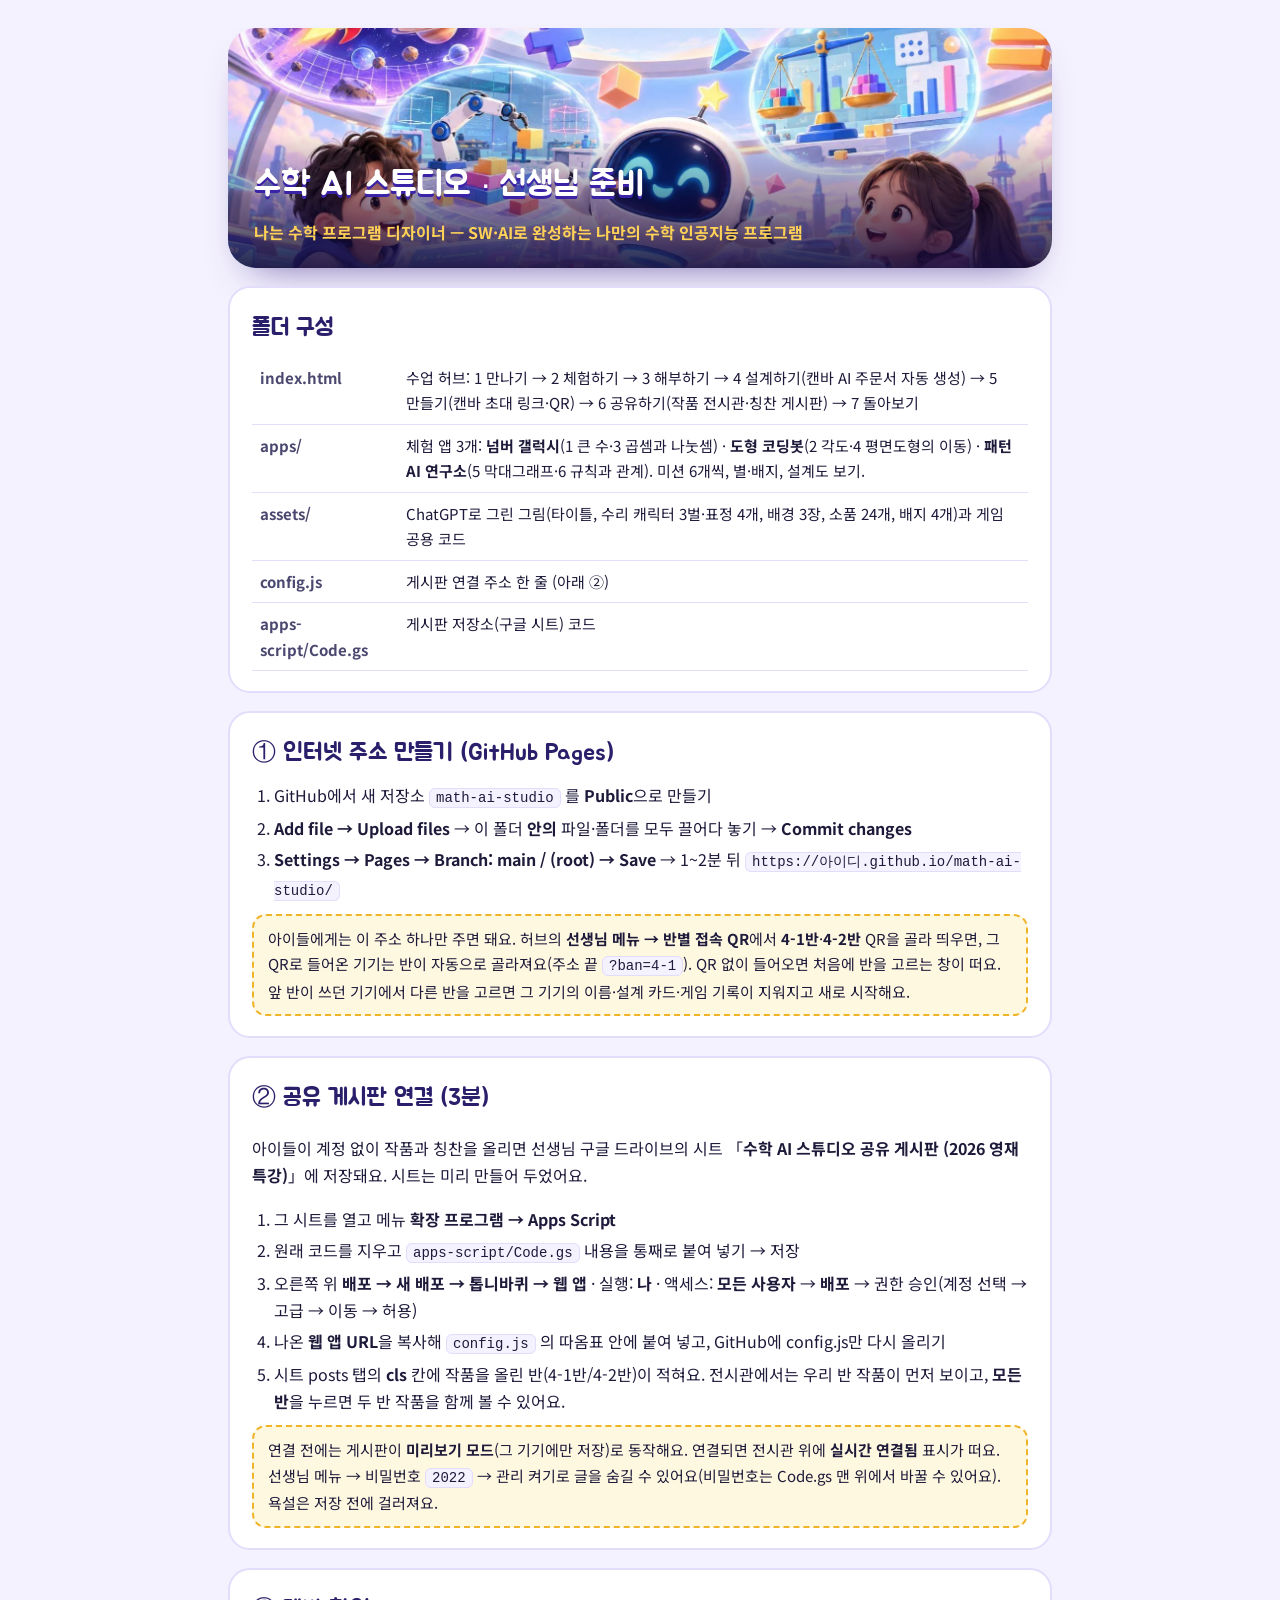
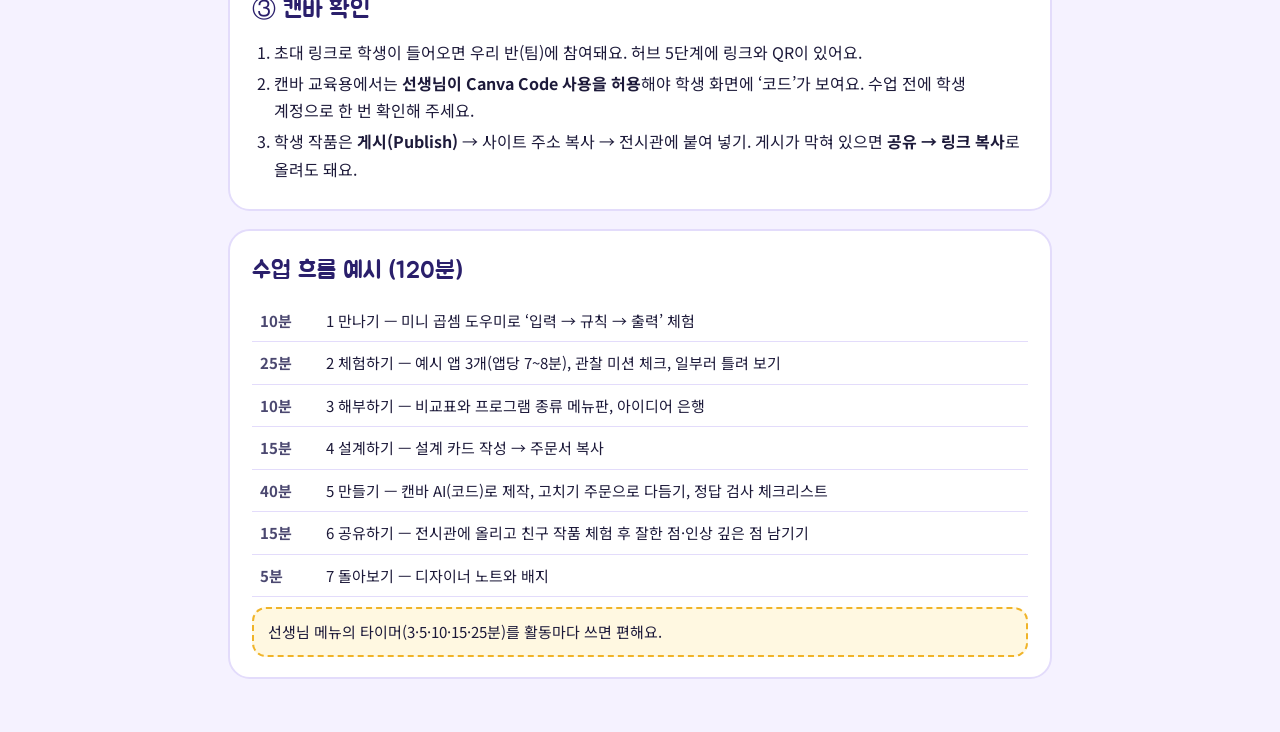
<file: 시작하기.html>
<!doctype html>
<html lang="ko">
<head>
<meta charset="utf-8">
<meta name="viewport" content="width=device-width,initial-scale=1">
<title>수학 AI 스튜디오 · 선생님 준비</title>
<link rel="stylesheet" href="https://fonts.googleapis.com/css2?family=Jua&family=Noto+Sans+KR:wght@400;500;700;900&display=swap">
<style>
:root{--ink:#1d1a3a;--ink2:#4b4870;--line:#e3dcfb;--acc:#5536d6;--soft:#f5f2ff}
*{box-sizing:border-box}
body{margin:0;font-family:"Noto Sans KR",system-ui,sans-serif;color:var(--ink);background:var(--soft);line-height:1.7;word-break:keep-all}
.wrap{max-width:860px;margin:0 auto;padding:28px 18px 60px}
.hero{border-radius:28px;overflow:hidden;background:#1d1747 url(assets/keyart.webp) center/cover;min-height:240px;display:flex;align-items:flex-end;box-shadow:0 20px 40px -24px rgba(40,20,120,.7)}
.hero div{width:100%;padding:22px 26px;background:linear-gradient(180deg,transparent,rgba(20,12,60,.9))}
h1,h2{font-family:"Jua",sans-serif;font-weight:400;margin:0}
.hero h1{color:#fff;font-size:34px;text-shadow:0 3px 0 #3b23a8}
.hero p{color:#ffd257;margin:4px 0 0;font-weight:700}
section{background:#fff;border:2px solid var(--line);border-radius:22px;padding:20px 22px;margin-top:18px}
h2{font-size:24px;color:#2a1f6b;margin-bottom:8px}
ol{padding-left:22px;margin:6px 0}
li{margin:4px 0}
code{background:var(--soft);border:1px solid var(--line);border-radius:6px;padding:1px 6px;font-size:14px}
.tip{background:#fff8e1;border:2px dashed #f0b429;border-radius:14px;padding:10px 14px;margin-top:10px;font-size:15px}
a{color:var(--acc);font-weight:700}
table{border-collapse:collapse;width:100%;font-size:15px}
td,th{border-bottom:1px solid var(--line);padding:8px;text-align:left;vertical-align:top}
th{color:var(--ink2)}
</style>
</head>
<body>
<div class="wrap">
  <div class="hero"><div><h1>수학 AI 스튜디오 · 선생님 준비</h1><p>나는 수학 프로그램 디자이너 — SW·AI로 완성하는 나만의 수학 인공지능 프로그램</p></div></div>

  <section>
    <h2>폴더 구성</h2>
    <table>
      <tr><th>index.html</th><td>수업 허브: 1 만나기 → 2 체험하기 → 3 해부하기 → 4 설계하기(캔바 AI 주문서 자동 생성) → 5 만들기(캔바 초대 링크·QR) → 6 공유하기(작품 전시관·칭찬 게시판) → 7 돌아보기</td></tr>
      <tr><th>apps/</th><td>체험 앱 3개: <b>넘버 갤럭시</b>(1 큰 수·3 곱셈과 나눗셈) · <b>도형 코딩봇</b>(2 각도·4 평면도형의 이동) · <b>패턴 AI 연구소</b>(5 막대그래프·6 규칙과 관계). 미션 6개씩, 별·배지, 설계도 보기.</td></tr>
      <tr><th>assets/</th><td>ChatGPT로 그린 그림(타이틀, 수리 캐릭터 3벌·표정 4개, 배경 3장, 소품 24개, 배지 4개)과 게임 공용 코드</td></tr>
      <tr><th>config.js</th><td>게시판 연결 주소 한 줄 (아래 ②)</td></tr>
      <tr><th>apps-script/Code.gs</th><td>게시판 저장소(구글 시트) 코드</td></tr>
    </table>
  </section>

  <section>
    <h2>① 인터넷 주소 만들기 (GitHub Pages)</h2>
    <ol>
      <li>GitHub에서 새 저장소 <code>math-ai-studio</code> 를 <b>Public</b>으로 만들기</li>
      <li><b>Add file → Upload files</b> → 이 폴더 <b>안의</b> 파일·폴더를 모두 끌어다 놓기 → <b>Commit changes</b></li>
      <li><b>Settings → Pages → Branch: main / (root) → Save</b> → 1~2분 뒤 <code>https://아이디.github.io/math-ai-studio/</code></li>
    </ol>
    <div class="tip">아이들에게는 이 주소 하나만 주면 돼요. 허브의 <b>선생님 메뉴 → 반별 접속 QR</b>에서 <b>4-1반</b>·<b>4-2반</b> QR을 골라 띄우면, 그 QR로 들어온 기기는 반이 자동으로 골라져요(주소 끝 <code>?ban=4-1</code>). QR 없이 들어오면 처음에 반을 고르는 창이 떠요. 앞 반이 쓰던 기기에서 다른 반을 고르면 그 기기의 이름·설계 카드·게임 기록이 지워지고 새로 시작해요.</div>
  </section>

  <section>
    <h2>② 공유 게시판 연결 (3분)</h2>
    <p>아이들이 계정 없이 작품과 칭찬을 올리면 선생님 구글 드라이브의 시트 「<b>수학 AI 스튜디오 공유 게시판 (2026 영재 특강)</b>」에 저장돼요. 시트는 미리 만들어 두었어요.</p>
    <ol>
      <li>그 시트를 열고 메뉴 <b>확장 프로그램 → Apps Script</b></li>
      <li>원래 코드를 지우고 <code>apps-script/Code.gs</code> 내용을 통째로 붙여 넣기 → 저장</li>
      <li>오른쪽 위 <b>배포 → 새 배포 → 톱니바퀴 → 웹 앱</b> · 실행: <b>나</b> · 액세스: <b>모든 사용자</b> → <b>배포</b> → 권한 승인(계정 선택 → 고급 → 이동 → 허용)</li>
      <li>나온 <b>웹 앱 URL</b>을 복사해 <code>config.js</code> 의 따옴표 안에 붙여 넣고, GitHub에 config.js만 다시 올리기</li>
      <li>시트 posts 탭의 <b>cls</b> 칸에 작품을 올린 반(4-1반/4-2반)이 적혀요. 전시관에서는 우리 반 작품이 먼저 보이고, <b>모든 반</b>을 누르면 두 반 작품을 함께 볼 수 있어요.</li>
    </ol>
    <div class="tip">연결 전에는 게시판이 <b>미리보기 모드</b>(그 기기에만 저장)로 동작해요. 연결되면 전시관 위에 <b>실시간 연결됨</b> 표시가 떠요. 선생님 메뉴 → 비밀번호 <code>2022</code> → 관리 켜기로 글을 숨길 수 있어요(비밀번호는 Code.gs 맨 위에서 바꿀 수 있어요). 욕설은 저장 전에 걸러져요.</div>
  </section>

  <section>
    <h2>③ 캔바 확인</h2>
    <ol>
      <li>초대 링크로 학생이 들어오면 우리 반(팀)에 참여돼요. 허브 5단계에 링크와 QR이 있어요.</li>
      <li>캔바 교육용에서는 <b>선생님이 Canva Code 사용을 허용</b>해야 학생 화면에 ‘코드’가 보여요. 수업 전에 학생 계정으로 한 번 확인해 주세요.</li>
      <li>학생 작품은 <b>게시(Publish)</b> → 사이트 주소 복사 → 전시관에 붙여 넣기. 게시가 막혀 있으면 <b>공유 → 링크 복사</b>로 올려도 돼요.</li>
    </ol>
  </section>

  <section>
    <h2>수업 흐름 예시 (120분)</h2>
    <table>
      <tr><th>10분</th><td>1 만나기 — 미니 곱셈 도우미로 ‘입력 → 규칙 → 출력’ 체험</td></tr>
      <tr><th>25분</th><td>2 체험하기 — 예시 앱 3개(앱당 7~8분), 관찰 미션 체크, 일부러 틀려 보기</td></tr>
      <tr><th>10분</th><td>3 해부하기 — 비교표와 프로그램 종류 메뉴판, 아이디어 은행</td></tr>
      <tr><th>15분</th><td>4 설계하기 — 설계 카드 작성 → 주문서 복사</td></tr>
      <tr><th>40분</th><td>5 만들기 — 캔바 AI(코드)로 제작, 고치기 주문으로 다듬기, 정답 검사 체크리스트</td></tr>
      <tr><th>15분</th><td>6 공유하기 — 전시관에 올리고 친구 작품 체험 후 잘한 점·인상 깊은 점 남기기</td></tr>
      <tr><th>5분</th><td>7 돌아보기 — 디자이너 노트와 배지</td></tr>
    </table>
    <div class="tip">선생님 메뉴의 타이머(3·5·10·15·25분)를 활동마다 쓰면 편해요.</div>
  </section>
</div>
</body>
</html>
</file>
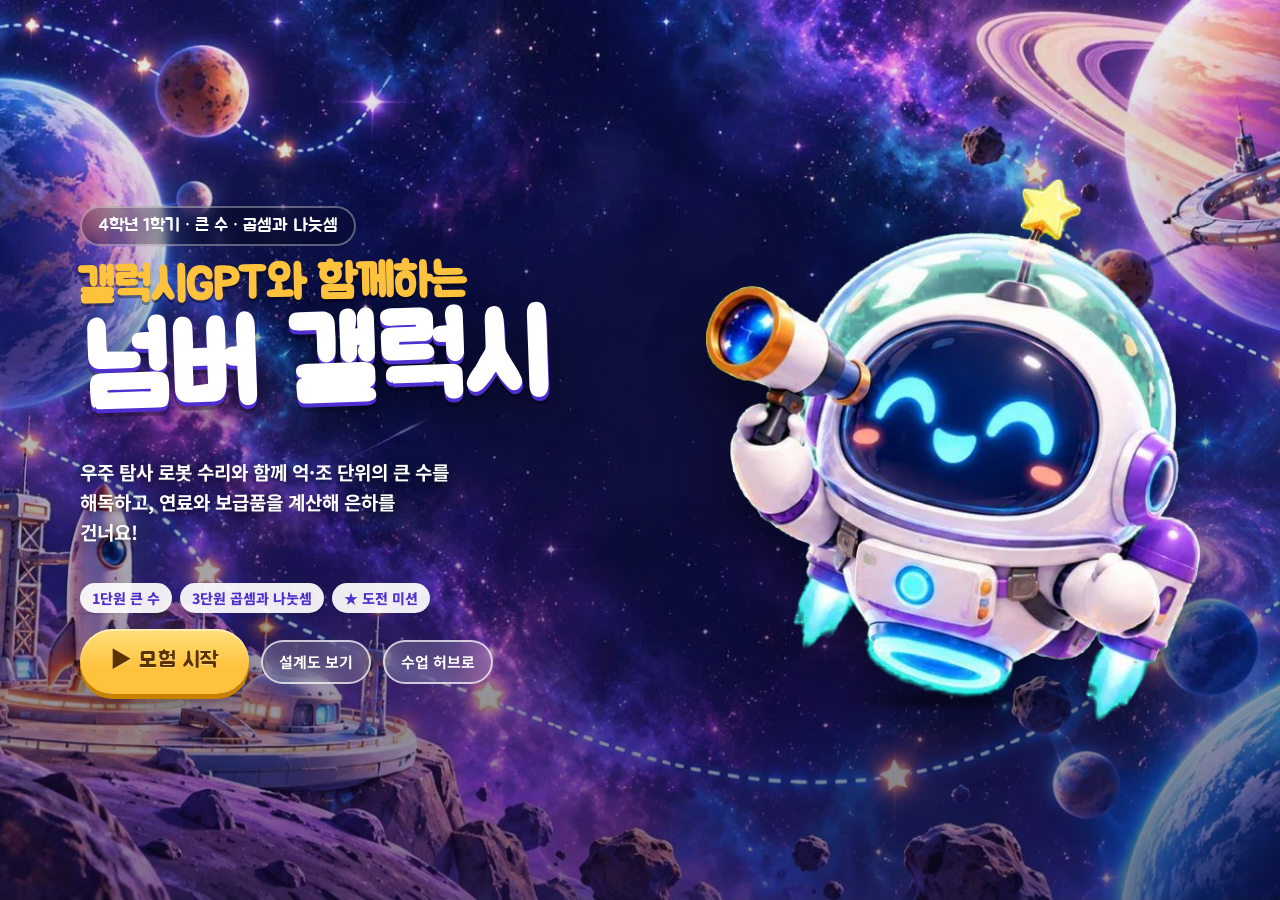
<file: apps/number-galaxy.html>
<!doctype html>
<html lang="ko">
<head>
<meta charset="utf-8">
<meta name="viewport" content="width=device-width,initial-scale=1,viewport-fit=cover">
<title>넘버 갤럭시</title>
<link rel="preconnect" href="https://fonts.googleapis.com">
<link rel="preconnect" href="https://fonts.gstatic.com" crossorigin>
<link rel="stylesheet" href="https://fonts.googleapis.com/css2?family=Jua&family=Noto+Sans+KR:wght@400;500;700;900&family=Fredoka:wght@500;600;700&display=swap">
<link rel="stylesheet" href="../assets/game.css">
<style>
body{--accent:#7c5cff;--accent-2:#b59bff;--accent-dark:#4f2fd0;--accent-soft:#ece6ff;--night:#120b33;--veil:linear-gradient(180deg,rgba(18,11,51,.05),rgba(18,11,51,.55))}
/* 자릿값 판: 네 자리씩(조·억·만·일) 색띠로 묶음 */
.pv{display:grid;grid-template-columns:repeat(13,minmax(0,1fr));gap:3px;border-radius:18px;padding:8px;background:#1b1446;box-shadow:inset 0 0 0 2px rgba(255,255,255,.08)}
.pv .h,.pv .d{text-align:center;border-radius:9px;padding:4px 0}
.pv .h{font-size:clamp(10px,1.3vw,13px);font-weight:800;color:#d9d2ff;white-space:nowrap;overflow:hidden}
.pv .d{font-family:var(--f-num);font-weight:700;font-size:clamp(18px,3vw,32px);color:#fff;min-height:1.6em;display:grid;place-items:center;transition:background .3s,transform .3s}
.pv .g3{background:rgba(255,194,61,.22)} .pv .g2{background:rgba(124,92,255,.38)} .pv .g1{background:rgba(76,201,240,.25)} .pv .g0{background:rgba(255,255,255,.1)}
.pv .d.on{animation:digitIn .5s cubic-bezier(.2,.9,.25,1.4) both}
.pv .d.hl{background:var(--gold)!important;color:#3d2400;transform:scale(1.12);box-shadow:0 0 0 3px #fff,0 0 22px rgba(255,194,61,.9)}
.pv .d.ask{box-shadow:0 0 0 3px var(--gold);animation:digitIn .5s both,askPulse 1.2s .6s ease-in-out infinite}
@keyframes askPulse{50%{box-shadow:0 0 0 3px var(--gold),0 0 18px rgba(255,194,61,.9)}}
.pv .d.diff{background:#ff6b8a!important;box-shadow:0 0 0 3px #fff}
@keyframes digitIn{from{opacity:0;transform:translateY(-12px) scale(.6)}}
.pv-legend{display:flex;gap:10px;flex-wrap:wrap;font-size:13px;font-weight:700;color:var(--ink-2);margin-top:8px}
.pv-legend i{display:inline-block;width:12px;height:12px;border-radius:4px;margin-right:4px;vertical-align:-1px}
.gn{font-family:var(--f-num);font-weight:700;letter-spacing:.02em}
.gn .grp{padding:0 .08em}
.gn .grp+.grp{margin-left:.22em}
.gn .g3{color:#c98200} .gn .g2{color:var(--accent-dark)} .gn .g1{color:#0a8bb5} .gn .g0{color:var(--ink)}
.read-card{font-family:var(--f-title);font-size:clamp(22px,3vw,30px);background:var(--paper-2);border-radius:18px;padding:12px 18px;display:inline-block;color:var(--accent-dark)}
/* 워프 항로 */
.track{position:relative;display:grid;grid-template-columns:repeat(5,minmax(0,1fr));gap:6px;padding:46px 6px 10px;border-radius:22px;background:radial-gradient(120% 140% at 50% 0%,#33246e,#120b33);overflow:hidden}
.track::before{content:"";position:absolute;left:8%;right:8%;top:calc(46px + 34px);height:4px;background:repeating-linear-gradient(90deg,rgba(255,255,255,.7) 0 10px,transparent 10px 20px)}
.stop{position:relative;display:flex;flex-direction:column;align-items:center;gap:6px}
.stop .pl{width:68px;height:68px;border-radius:50%;background:radial-gradient(circle at 35% 30%,#fff 0 8%,#b59bff 9%,#5b3fd8 70%);box-shadow:0 0 20px rgba(181,155,255,.6);display:grid;place-items:center}
.stop:nth-child(2n) .pl{background:radial-gradient(circle at 35% 30%,#fff 0 8%,#7fe0ff 9%,#1572b8 70%)}
.stop:nth-child(3n) .pl{background:radial-gradient(circle at 35% 30%,#fff 0 8%,#ffd27a 9%,#d26a1b 70%)}
.stop .v{font-family:var(--f-num);font-weight:700;color:#fff;font-size:clamp(15px,2vw,20px);background:rgba(0,0,0,.35);border-radius:10px;padding:2px 8px;white-space:nowrap}
.stop.blank .v{background:var(--gold);color:#3d2400}
.ship{position:absolute;top:4px;width:62px;height:62px;transition:left .9s cubic-bezier(.5,0,.3,1);filter:drop-shadow(0 6px 10px rgba(0,0,0,.5));transform:rotate(45deg)}
/* 탐사선 카드 */
.probes{display:grid;grid-template-columns:repeat(3,minmax(0,1fr));gap:12px}
.probe{border:3px solid var(--line);background:#fff;border-radius:22px;padding:12px 10px 14px;display:flex;flex-direction:column;align-items:center;gap:4px;position:relative;box-shadow:0 5px 0 rgba(40,30,110,.12);transition:transform .15s,border-color .15s}
.probe img{height:110px;object-fit:contain;filter:drop-shadow(0 8px 10px rgba(0,0,0,.25))}
.probe b{font-family:var(--f-title);font-weight:400;font-size:22px}
.probe span{font-size:14px;color:var(--ink-2);font-weight:700}
.probe .cost{font-family:var(--f-num);font-weight:700;font-size:17px;color:var(--accent-dark);text-align:center;line-height:1.3}
.probe .ord{position:absolute;top:-12px;right:-8px;width:40px;height:40px;border-radius:50%;background:var(--gold);color:#3d2400;font-family:var(--f-num);font-weight:700;font-size:22px;display:grid;place-items:center;border:3px solid #fff;box-shadow:0 4px 10px rgba(0,0,0,.3)}
.probe.picked{border-color:var(--accent);transform:translateY(-4px)}
.src{font-size:12px;color:var(--ink-3);margin-top:8px}
.cmp-row{display:flex;align-items:center;justify-content:center;gap:12px;flex-wrap:wrap;margin:6px 0 14px}
.cmp-row .gn{font-size:clamp(22px,3.6vw,40px)}
.cmp-row .box{width:64px;height:64px;border-radius:18px;border:3px dashed var(--accent);display:grid;place-items:center;font-family:var(--f-num);font-size:36px;font-weight:700;color:var(--accent-dark)}
/* 곱셈·나눗셈 */
.story{display:flex;gap:16px;align-items:center}
.story img{width:120px;height:120px;object-fit:contain;flex:none;filter:drop-shadow(0 8px 10px rgba(0,0,0,.25))}
.story p{margin:0;font-size:18px;line-height:1.7}
.story p b{color:var(--accent-dark);font-family:var(--f-num);font-size:1.15em}
.area{display:flex;flex-direction:column;gap:6px;margin-top:8px}
.area .bar{display:flex;height:46px;border-radius:12px;overflow:hidden;font-family:var(--f-num);font-weight:700;color:#fff;font-size:15px}
.area .bar div{display:grid;place-items:center;white-space:nowrap;overflow:hidden;padding:0 6px}
.qr-row{display:flex;gap:10px;align-items:center;flex-wrap:wrap}
.qr-row label{font-weight:800;color:var(--ink-2)}
.check-eq{font-family:var(--f-num);font-weight:700;font-size:clamp(20px,3vw,30px);background:var(--paper-2);border-radius:16px;padding:10px 16px;display:inline-block;margin-top:8px}
.crates{display:flex;flex-wrap:wrap;gap:4px;margin-top:10px;align-items:flex-end}
.crates img{width:34px;height:34px;object-fit:contain;animation:digitIn .4s both}
.crates .left{font-weight:800;color:var(--bad);margin-left:8px;font-size:15px}
/* 수 카드 */
.cards{display:flex;gap:10px;justify-content:center;flex-wrap:wrap;margin-bottom:14px}
.ncard{width:66px;height:88px;border-radius:16px;border:0;background:linear-gradient(160deg,#fff,#ece6ff);box-shadow:0 5px 0 #b9a8f5,0 10px 18px -8px rgba(0,0,0,.4);font-family:var(--f-num);font-weight:700;font-size:40px;color:var(--accent-dark);transition:transform .12s,opacity .2s}
.ncard:active{transform:translateY(4px)}
.ncard.used{opacity:.25;pointer-events:none}
.slots{display:flex;gap:8px;justify-content:center;align-items:center;flex-wrap:wrap}
.slot{width:60px;height:80px;border-radius:14px;border:3px dashed var(--accent);background:rgba(255,255,255,.7);font-family:var(--f-num);font-weight:700;font-size:38px;color:var(--ink);display:grid;place-items:center}
.slot.full{border-style:solid;background:#fff}
.slots .op{font-family:var(--f-num);font-size:40px;font-weight:700;color:var(--ink-2);padding:0 4px}
.live{text-align:center;margin-top:12px;font-weight:800;font-size:18px;color:var(--ink-2);min-height:1.6em}
.live b{color:var(--accent-dark);font-family:var(--f-num);font-size:1.3em}
.ai-scan{display:grid;grid-template-columns:repeat(auto-fill,minmax(98px,1fr));gap:3px;margin-top:10px;max-height:150px;overflow:auto;font-family:var(--f-num);font-size:12px}
.ai-scan span{white-space:nowrap;background:var(--paper-2);border-radius:6px;padding:2px 4px;text-align:center;animation:digitIn .3s both}
.ai-scan span.best{background:var(--gold);color:#3d2400;font-weight:700}
@media (max-width:560px){
  .probes{grid-template-columns:1fr}
  .probe{flex-direction:row;justify-content:flex-start;gap:12px;text-align:left}
  .probe img{height:64px;width:64px}
  .probe .cost{text-align:left}
  .stop .pl{width:44px;height:44px}
  .track{padding-top:40px}
  .track::before{top:calc(40px + 22px)}
  .ship{width:44px;height:44px}
  .story img{width:76px;height:76px}
  .ncard{width:54px;height:74px;font-size:32px}
  .slot{width:48px;height:66px;font-size:30px}
}
</style>
</head>
<body>
<script src="../assets/game.js"></script>
<script>
(function(){
const {rand, pick, shuffle, esc} = Game;
const A = '../assets/';
const COLS = ['조','천억','백억','십억','억','천만','백만','십만','만','천','백','십','일'];
const GRP = c => c===0?3 : c<=4?2 : c<=8?1 : 0;

/* ---------- 큰 수 도구 ---------- */
const D = ['','일','이','삼','사','오','육','칠','팔','구'], SU = ['','십','백','천'], BU = ['','만','억','조'];
function read(n){ // 한글 읽기 (교과서식: 10000 → 만)
  if(n===0) return '영';
  const s = String(n), groups = [];
  for(let i=s.length; i>0; i-=4) groups.unshift(s.slice(Math.max(0,i-4), i));
  const parts = [];
  groups.forEach((g, gi)=>{
    const big = groups.length-1-gi, v = +g; if(!v) return;
    let t = ''; const gs = g.padStart(4,'0');
    for(let k=0;k<4;k++){ const d=+gs[k], u=3-k; if(!d) continue; t += (d===1 && u>0 ? '' : D[d]) + SU[u]; }
    if(big===1 && v===1) t = '';
    parts.push(t + BU[big]);
  });
  return parts.join(' ');
}
function parseK(s){ // "55만", "1조 2000억", "47조" 같은 혼합 표기도 읽기
  s = String(s).replace(/[,\s원개]/g,'');
  if(!/[조억만]/.test(s)) return s===''?NaN:Number(s.replace(/[^0-9.\-]/g,''));
  let total = 0, m;
  const re = /(\d*)(조|억|만)/g; let last = 0;
  while((m = re.exec(s))){ const v = m[1]===''?1:+m[1]; total += v * ({'조':1e12,'억':1e8,'만':1e4})[m[2]]; last = re.lastIndex; }
  const rest = s.slice(last); if(rest) total += +rest.replace(/\D/g,'')||0;
  return total;
}
function fmtK(n){ // 52만, 1조 9572억 처럼
  const units = [[1e12,'조'],[1e8,'억'],[1e4,'만']]; let out=[], r=n;
  for(const [u,name] of units){ const q=Math.floor(r/u); if(q){ out.push(q+name); r-=q*u; } }
  if(r) out.push(String(r)); return out.join(' ')||'0';
}
function gn(n){ // 네 자리 묶음 색 표시
  const s = String(n), out=[]; let gi=0;
  for(let i=s.length;i>0;i-=4){ out.unshift(`<span class="grp g${Math.min(gi,3)}">${s.slice(Math.max(0,i-4),i)}</span>`); gi++; }
  return `<span class="gn">${out.join('')}</span>`;
}
function pv(n, opt={}){
  const s = String(n).padStart(13,' ');
  let h = COLS.map((c,i)=>`<div class="h">${c}</div>`).join('');
  h += [...s].map((ch,i)=>`<div class="d g${GRP(i)} ${ch!==' '?'on':''} ${opt.hl===i?'hl':''} ${opt.diff===i?'diff':''} ${opt.ask===i?'ask':''}" style="animation-delay:${(i-(13-String(n).length))*0.06}s">${ch===' '?'':ch}</div>`).join('');
  return `<div class="pv" aria-label="자릿값 판">${h}</div>`;
}
const legend = `<div class="pv-legend"><span><i style="background:rgba(255,194,61,.6)"></i>조</span><span><i style="background:rgba(124,92,255,.7)"></i>억</span><span><i style="background:rgba(76,201,240,.6)"></i>만</span><span><i style="background:#c9c6dc"></i>일</span><span>— 네 자리씩 끊어 읽어요</span></div>`;
function randBig(minLen, maxLen){ const len = rand(minLen,maxLen); let s = String(rand(1,9)); for(let i=1;i<len;i++) s += (Math.random()<.3?'0':String(rand(0,9))); return Number(s); }

/* ---------- 미션 1: 자릿값 해독기 ---------- */
function m1(i){
  const type = ['value','read','concept','value','write','concept'][i];
  if(type==='value'){
    let n, idx, d; do{ n = randBig(8,13); const s=String(n); idx = rand(0, s.length-3); d = +s[idx]; }while(!d || String(n).split(String(d)).length!==2);
    const s = String(n), place = s.length-1-idx, val = d*Math.pow(10,place), col = 13 - s.length + idx;
    const opts = shuffle([val, val*10, val/10, val*100].filter(v=>v>=1)).slice(0,4);
    return { kicker:'자릿값', title:`반짝이는 숫자 <em>${d}</em>, 얼마를 나타낼까요?`,
      render(box, api){ box.innerHTML = `<div style="margin-bottom:12px">${pv(n,{ask:col})}${legend}</div>`; api.choices(box, opts.map(v=>({html:`<span class="gn">${v}</span><br><small style="font-weight:600;color:var(--ink-3)">${fmtK(v)}</small>`, value:v}))); },
      check:v=> v===val ? true : (v===val*10||v===val/10 ? '한 자리 차이예요! 판에서 그 숫자가 몇째 칸(자리)에 있는지 일의 자리부터 세어 보세요.' : false),
      hint:'오른쪽 끝 일의 자리부터 한 칸씩 왼쪽으로 세어 보세요.',
      solution:`${pv(n,{hl:col})}<div style="margin-top:8px">${d}은(는) <b>${COLS[col]}의 자리</b> 숫자라서 <b>${val}</b>(${fmtK(val)})을 나타내요.</div>`,
      after(box){ const el=document.querySelector('.q-box .pv'); if(el){ const w=document.createElement('div'); w.innerHTML=pv(n,{hl:col}); el.replaceWith(w.firstElementChild); } },
      praise:`${d}은(는) ${COLS[col]}의 자리 숫자예요.` };
  }
  if(type==='read'){
    const n = randBig(9,13), right = read(n);
    const s = String(n);
    // 오답 만들기: 묶음 하나를 다른 단위로, 숫자 하나 바꾸기
    const w1 = read(Number(s.slice(0,-4)) ) ; // 한 묶음 덜 읽음
    let w2; { const arr=[...s]; const k=rand(1,arr.length-1); arr[k] = String((+arr[k]+rand(1,8))%10); w2 = read(Number(arr.join(''))); }
    const w3 = read(Number(s+'0'));
    const opts = shuffle([...new Set([right, w1, w2, w3])]).slice(0,3); if(!opts.includes(right)) opts[0]=right;
    return { kicker:'수 읽기', title:'이 수를 바르게 읽은 것을 고르세요.',
      render(box, api){ box.innerHTML = `<div class="big-num" style="margin-bottom:10px">${gn(n)}</div>`; api.choices(box, shuffle(opts).map(o=>({label:o, value:o})), {cols:1}); },
      check:v=> v===right ? true : '일의 자리부터 네 자리씩 끊고, 왼쪽부터 조·억·만을 붙여 읽어요.',
      solution:`${pv(n)}<div style="margin-top:8px">네 자리씩 끊으면 ${gn(n)} → <b>${right}</b></div>` };
  }
  if(type==='write'){
    const n = randBig(9,12), r = read(n);
    return { kicker:'수로 쓰기', title:'읽은 대로 수를 숫자로 써 보세요.',
      render(box, api){ box.innerHTML = `<div class="read-card" style="margin-bottom:12px">${r}</div>`; api.input(box, {placeholder:'숫자로 쓰기', raw:true}); },
      check:v=>{ const x = parseK(v); if(x===n) return true; if(String(x).length!==String(n).length) return `자리 수가 달라요. 비어 있는 자리에는 0을 써야 해요. 이 수는 ${String(n).length}자리예요.`; return false; },
      hint:'조·억·만 단위마다 네 자리씩 채우고, 읽지 않은 자리에는 0을 써요.',
      solution:`${pv(n)}<div style="margin-top:8px"><b>${r}</b> = ${gn(n)}</div>` };
  }
  // concept
  const C = pick([
    {q:'1000만이 10개인 수는?', a:'1억', o:['1억','1000만','10억','1조']},
    {q:'억이 10000개인 수는?', a:'1조', o:['1조','10억','1000억','100조']},
    {q:'100만이 100개인 수는?', a:'1억', o:['1억','1000만','10억','100억']},
    {q:'1조는 1000억이 몇 개인 수일까요?', a:'10개', o:['10개','100개','1000개','10000개']},
    {q:'10000은 9990보다 얼마만큼 더 큰 수일까요?', a:'10', o:['10','1','100','1000']},
    {q:'9999만보다 1만큼 더 큰 수는?', a:'9999만 1', o:['9999만 1','1억','1억 1','10000만']}
  ]);
  if(C.a==='9999만 1'){ C.a='1억'; C.q='9999만 9999보다 1만큼 더 큰 수는?'; C.o=['1억','9999만 10000','10억','1조']; }
  return { kicker:'큰 수 개념', title:C.q,
    render(box, api){ api.choices(box, shuffle(C.o)); },
    check:v=> v===C.a ? true : '0이 몇 개 늘어나는지 세어 보세요. 10배가 될 때마다 자리가 한 칸씩 올라가요.',
    solution:`정답은 <b>${C.a}</b>예요. 1만 = 10000, 1억 = 100000000(0이 8개), 1조 = 1000000000000(0이 12개).` };
}

/* ---------- 미션 2: 뛰어 세기 워프 ---------- */
const STEPS = [1e4,1e5,1e6,1e7,1e8,1e9,1e12,1e13];
const placeName = st => ({1e4:'만',1e5:'십만',1e6:'백만',1e7:'천만',1e8:'억',1e9:'십억',1e12:'조',1e13:'십조'})[st];
function trackHTML(vals, blank, shipAt){
  return `<div class="track"><img class="ship" src="${A}galaxy/rocket2.webp" alt="" style="left:calc(${shipAt*20+10}% - 31px)">${vals.map((v,k)=>`<div class="stop ${k===blank?'blank':''}"><span class="pl"></span><span class="v">${k===blank?'?':fmtK(v)}</span></div>`).join('')}</div>`;
}
function m2(i){
  const type = ['blank','step','blank','jump','place'][i];
  const st = pick(STEPS), base = rand(2,60)*st + (st<1e8? rand(0,9)*st*10 : 0);
  const vals = [0,1,2,3,4].map(k=>base+k*st);
  if(type==='blank'){
    const blank = rand(2,4), ans = vals[blank];
    return { kicker:'빈칸 워프', title:`<em>${fmtK(st)}</em>씩 뛰어 세었어요. 빈 행성의 수는?`,
      render(box, api){ box.innerHTML = trackHTML(vals, blank, blank-1); api.input(box, {placeholder:'예: 55만 또는 550000', raw:true, mode:'text'}); },
      check:v=>{ const x=parseK(v); if(x===ans) return true; if(Math.abs(x-ans)===st) return '한 칸 차이예요! 앞 행성에서 한 번만 더 뛰어 보세요.'; return false; },
      hint:`앞의 수에 ${fmtK(st)}을(를) 더하면 다음 수가 돼요.`,
      after(box){ const t=document.querySelector('.track'); const s=t.querySelector('.ship'); t.querySelectorAll('.stop')[blank].classList.remove('blank'); t.querySelectorAll('.v')[blank].textContent = fmtK(ans); s.style.left=`calc(${blank*20+10}% - 31px)`; Game.Sound.whoosh(); },
      solution:`${fmtK(vals[blank-1])} + ${fmtK(st)} = <b>${fmtK(ans)}</b> (${ans})` };
  }
  if(type==='step'){
    const opts = shuffle([st, st*10, st/10, st*100].filter(x=>x>=1e3)).slice(0,4);
    return { kicker:'규칙 찾기', title:'우주선은 얼마씩 뛰어 세었을까요?',
      render(box, api){ box.innerHTML = trackHTML(vals, -1, 0); api.choices(box, opts.map(o=>({label:fmtK(o)+'씩', value:o}))); },
      check:v=> v===st ? true : '이웃한 두 행성의 수가 어느 자리에서 달라지는지 보세요.',
      solution:`${fmtK(vals[0])} → ${fmtK(vals[1])}: <b>${placeName(st)}의 자리</b> 숫자가 1씩 커지므로 <b>${fmtK(st)}씩</b> 뛰어 세었어요.` };
  }
  if(type==='jump'){
    const startJo = rand(11,80), by = rand(2,6), times = rand(2,4), ans = (startJo + by*times)*1e12;
    return { kicker:'우주 점프', title:`<em>${startJo}조</em>에서 <em>${by}조</em>씩 <em>${times}번</em> 뛰어 세면?`,
      render(box, api){ box.innerHTML = `<div class="story"><img src="${A}galaxy/rocket.webp" alt=""><p>${startJo}조 행성에서 출발! ${by}조 광년씩 ${times}번 점프하면 어느 행성에 도착할까요?</p></div>`; api.input(box, {placeholder:'예: 47조', raw:true, mode:'text'}); },
      check:v=>{ const x=parseK(v); if(x===ans) return true; if(x===(startJo+by*(times-1))*1e12) return '한 번 덜 뛰었어요. 몇 번 뛰는지 다시 세어 보세요.'; return false; },
      hint:`${startJo}조에 ${by}조를 ${times}번 더해요.`,
      solution:`${startJo}조 ${Array(times).fill(' + '+by+'조').join('')} = <b>${startJo+by*times}조</b>` };
  }
  const st2 = pick([1e4,1e5,1e8,1e12]);
  const opts = shuffle(['만','십만','억','조','천']).filter((x,k,arr)=>true);
  const right = placeName(st2);
  const o4 = shuffle([right, ...shuffle(['만','십만','억','조','천','일','십억'].filter(x=>x!==right)).slice(0,3)]);
  return { kicker:'자리의 비밀', title:`<em>${fmtK(st2)}</em>씩 뛰어 세면 어느 자리 숫자가 1씩 커질까요?`,
    render(box, api){ api.choices(box, o4.map(o=>({label:o+'의 자리', value:o}))); },
    check:v=> v===right ? true : `${fmtK(st2)}을(를) 숫자로 쓰면 ${st2}예요. 1이 있는 자리를 찾아보세요.`,
    solution:`${fmtK(st2)} = ${gn(st2)} → 1이 <b>${right}의 자리</b>에 있으니 그 자리 숫자가 1씩 커져요.` };
}

/* ---------- 미션 3: 우주 예산 비교 ---------- */
const PROBES = [
  {id:'naro', name:'나로호', what:'우리나라 첫 우주 발사체', cost:502500000000, show:'약 5025억 원', img:'galaxy/rocket2.webp'},
  {id:'nuri', name:'누리호', what:'독자 기술 우주 발사체', cost:1957200000000, show:'약 1조 9572억 원', img:'galaxy/rocket.webp'},
  {id:'danuri', name:'다누리호', what:'우리나라 첫 달 탐사선', cost:236700000000, show:'약 236700000000원', img:'galaxy/orbiter.webp'}
];
function m3(i){
  if(i===0){
    const order = PROBES.slice().sort((a,b)=>b.cost-a.cost).map(p=>p.id);
    return { kicker:'교과서 26쪽', title:'개발 비용이 <em>많은 것부터</em> 차례로 눌러 보세요.',
      say:'세 탐사선의 개발 비용이에요. 단위가 섞여 있으니 조심! 많은 것부터 1, 2, 3 순서로 눌러요.',
      render(box, api){
        let picked = [];
        box.innerHTML = `<div class="probes">${PROBES.map(p=>`<button class="probe" type="button" data-id="${p.id}"><img src="${A}${p.img}" alt=""><div><b>${p.name}</b><br><span>${p.what}</span><div class="cost">${p.show}</div></div></button>`).join('')}</div><p class="src">자료 출처: 한국항공우주연구원, 2023 (교과서 26쪽)</p><div class="next-row"><button class="jbtn white sm" type="button" id="resetPick">다시 고르기</button></div>`;
        const btns = box.querySelectorAll('.probe');
        btns.forEach(b=>b.onclick=()=>{ if(api.locked || picked.includes(b.dataset.id)) return; picked.push(b.dataset.id); b.classList.add('picked'); b.insertAdjacentHTML('beforeend', `<span class="ord">${picked.length}</span>`); Game.Sound.pop(); if(picked.length===3){ const v=picked.join(','); setTimeout(()=>{ api.submit(v); if(!api.locked){ picked=[]; btns.forEach(x=>{ x.classList.remove('picked'); const o=x.querySelector('.ord'); o&&o.remove(); }); } }, 250); } });
        box.querySelector('#resetPick').onclick=()=>{ picked=[]; btns.forEach(x=>{ x.classList.remove('picked'); const o=x.querySelector('.ord'); o&&o.remove(); }); };
      },
      check:v=> v===order.join(',') ? true : '먼저 모두 숫자로 바꿔 보세요. 1조 9572억은 1조가 넘고, 236700000000은 네 자리씩 끊으면 2367억이에요.',
      solution:`누리호 <b>1조 9572억</b> &gt; 나로호 <b>5025억</b> &gt; 다누리호 <b>2367억</b>(236700000000)<br>1조가 넘는 누리호가 가장 많고, 5025억과 2367억은 천억의 자리(5 &gt; 2)를 비교해요.`,
      praise:'누리호 > 나로호 > 다누리호! 1조가 넘는 누리호가 가장 많아요.' };
  }
  // 두 수 비교
  const sameLen = i%2===1; let a,b;
  if(sameLen){ const len = rand(9,13); a = randBig(len,len); const s=[...String(a)]; const k=rand(1,len-2); s[k]=String((+s[k]+rand(1,8))%10); b=Number(s.join('')); if(a===b) b=a+Math.pow(10, rand(2,5)); }
  else { a = randBig(9,12); b = Number(String(randBig(String(a).length-1,String(a).length-1)).replace(/^./, d=>String(Math.min(9,+d+5)))); }
  if(Math.random()<.5) [a,b]=[b,a];
  const right = a>b?'>':a<b?'<':'=';
  const sa=String(a).padStart(13,' '), sb=String(b).padStart(13,' '); let diff=-1; for(let k=0;k<13;k++){ if(sa[k]!==sb[k]){ diff=k; break; } }
  return { kicker:'수의 크기 비교', title:'두 수의 크기를 비교해 □ 안에 알맞은 기호를 고르세요.',
    render(box, api){ box.innerHTML = `<div class="cmp-row">${gn(a)}<span class="box">?</span>${gn(b)}</div>`; api.choices(box, ['>','=','<'].map(s=>({label:s, value:s})), {cols:3}); },
    check:v=> v===right ? true : (String(a).length!==String(b).length ? '먼저 자리 수를 세어 보세요. 자리 수가 많은 쪽이 더 커요.' : '자리 수가 같으면 가장 높은 자리부터 차례로 비교해요. 처음으로 다른 숫자를 찾아보세요.'),
    after(box){ box.innerHTML = `<div style="display:grid;gap:6px">${pv(a,{diff})}${pv(b,{diff})}</div><p style="margin:6px 0 0;font-size:15px;color:var(--ink-2)">${String(a).length!==String(b).length?'자리 수가 다르면 자리 수가 많은 쪽이 커요.':`<b>${COLS[diff]}의 자리</b>에서 처음으로 숫자가 달라요.`}</p>`; document.querySelector('.cmp-row .box').textContent = right; },
    solution:`<div style="display:grid;gap:6px">${pv(a,{diff})}${pv(b,{diff})}</div>${String(a).length!==String(b).length?'자리 수가 많은 쪽이 더 큰 수예요.':`분홍 칸(<b>${COLS[diff]}의 자리</b>)에서 처음 달라져요.`} 그래서 ${gn(a)} <b>${right}</b> ${gn(b)}` };
}

/* ---------- 미션 4: 연료 곱셈 ---------- */
const MUL_STORIES = [
  {img:'galaxy/fuel.webp', t:(a,b)=>`연료 통 하나에 <b>${a}</b> L씩 들어 있어요. 연료 통 <b>${b}</b>개를 실으면 연료는 모두 몇 L일까요?`, u:'L'},
  {img:'galaxy/crate.webp', t:(a,b)=>`보급 상자 하나에 우주 식량이 <b>${a}</b>개씩 들어 있어요. 상자 <b>${b}</b>개에는 모두 몇 개일까요?`, u:'개'},
  {img:'galaxy/station.webp', t:(a,b)=>`우주 정거장 태양 전지판 한 줄에 <b>${a}</b>장씩, <b>${b}</b>줄을 달면 모두 몇 장일까요?`, u:'장'}
];
function roundNice(x){ const p = x>=100? 10 : 1; return Math.round(x/p)*p; }
function m4(i, ctx){
  if(i%2===0){
    ctx.a = rand(112,899); ctx.b = rand(13,89); ctx.s = pick(MUL_STORIES);
    const ra = Math.round(ctx.a/10)*10, rb = Math.round(ctx.b/10)*10, est = ra*rb;
    ctx.est = est; ctx.ra=ra; ctx.rb=rb;
    const opts = shuffle([est, est*10, est/10, Math.round(ctx.a/100)*100*Math.round(ctx.b/10)*10===est? est+ra*10 : Math.round(ctx.a/100)*100*rb]).filter((v,k,arr)=>arr.indexOf(v)===k).slice(0,4);
    while(opts.length<4) opts.push(est + opts.length*1000);
    return { kicker:'먼저 어림하기', title:'계산하기 전에 <em>어림</em>해 볼까요?',
      say:'우주에서는 먼저 대략 얼마쯤인지 어림해 두면 실수를 잡을 수 있어요!',
      render(box, api){ box.innerHTML = `<div class="story" style="margin-bottom:14px"><img src="${A}${ctx.s.img}" alt=""><p>${ctx.s.t(ctx.a, ctx.b)}<br><span style="color:var(--ink-3);font-size:15px">${ctx.a} × ${ctx.b}을(를) 어림하면 약 얼마일까요?</span></p></div>`; api.choices(box, shuffle(opts).map(v=>({label:'약 '+v, value:v}))); },
      check:v=> v===est ? true : `${ctx.a}를 몇십으로, ${ctx.b}를 몇십으로 어림해서 곱해 보세요. 예: ${ctx.a} → ${ra}`,
      solution:`${ctx.a} → 약 <b>${ra}</b>, ${ctx.b} → 약 <b>${rb}</b>이므로 ${ra} × ${rb} = <b>약 ${est}</b>` };
  }
  const {a,b,s} = ctx, ans = a*b, tens = Math.floor(b/10)*10, ones = b%10;
  return { kicker:'세 자리 × 두 자리', title:`이제 정확하게! <em>${a} × ${b}</em> = ?`,
    render(box, api){ box.innerHTML = `<div class="story" style="margin-bottom:10px"><img src="${A}${s.img}" alt=""><p>어림값은 <b>약 ${ctx.est}</b>였어요. 정확한 값은?</p></div>`; api.input(box, {placeholder:'곱', unit:s.u}); },
    check:v=>{ if(v===ans) return true; if(v===a*ones + a*Math.floor(b/10)) return `${a} × ${tens}을(를) 계산할 때 0을 하나 붙이는 것을 잊었나 봐요!`; if(Math.abs(v-ctx.est) > ctx.est*0.35) return `어림값 약 ${ctx.est}과(와) 너무 차이가 나요. 다시 계산해 보세요.`; return `거의 다 왔어요! ${a} × ${ones}와(과) ${a} × ${tens}을(를) 따로 구해서 더해 보세요.`; },
    after(box){ box.innerHTML = areaModel(a,tens,ones); },
    solution:`${areaModel(a,tens,ones)}<div class="check-eq">${a} × ${b} = <b>${ans}</b></div>`,
    praise:`어림값 약 ${ctx.est}와(과) 비슷하니 확신할 수 있죠!` };
}
function areaModel(a,tens,ones){
  const t=a*tens, o=a*ones, tot=t+o;
  return `<div class="area"><div class="bar"><div style="flex:${t};background:var(--accent)">${a}×${tens} = ${t}</div>${o?`<div style="flex:${Math.max(o,tot*0.18)};background:#0aa3c9">${a}×${ones} = ${o}</div>`:''}</div><div style="font-weight:800;color:var(--ink-2)">${t} + ${o} = <span class="num" style="color:var(--accent-dark);font-size:1.2em">${tot}</span></div></div>`;
}

/* ---------- 미션 5: 보급품 나눗셈 ---------- */
function m5(i, ctx){
  if(i===1){
    const b = rand(21,79), q = rand(6,19), n = b*q + rand(1,b-1); const est = Math.round(n/Math.round(b/10)/10);
    const real = Math.floor(n/b); const opts = shuffle([real, real*10, Math.max(1,Math.round(real/10)), real+ (real>5?5:3)]).filter((v,k,arr)=>arr.indexOf(v)===k);
    return { kicker:'몫 어림하기', title:`<em>${n} ÷ ${b}</em>의 몫은 어느 것에 가장 가까울까요?`,
      say:'나누기 전에 몫이 대략 얼마쯤인지 어림해요. 나누는 수를 몇십으로 생각해 봐요!',
      render(box, api){ api.choices(box, opts.map(v=>({label:'약 '+v, value:v}))); },
      check:v=> v===real ? true : `${b}을(를) 약 ${Math.round(b/10)*10}으로 생각하고, ${Math.round(b/10)*10}에 몇을 곱하면 ${n}에 가까워지는지 생각해 보세요.`,
      solution:`${b} × ${real} = ${b*real}, ${b} × ${real+1} = ${b*(real+1)} 이므로 몫은 <b>${real}</b>쯤이에요.` };
  }
  const n = i===0 ? 550 : rand(240,980), b = i===0 ? 36 : rand(13,68), q = Math.floor(n/b), r = n%b;
  const story = i===0 ? `색종이 <b>${n}</b>장을 한 묶음에 <b>${b}</b>장씩 묶으려고 해요. 몇 묶음까지 묶을 수 있고, 몇 장이 남을까요? <span style="color:var(--ink-3);font-size:14px">(익힘책 53쪽)</span>` : pick([`우주 식량 <b>${n}</b>개를 보급 상자 하나에 <b>${b}</b>개씩 담아요. 상자는 몇 개가 되고, 몇 개가 남을까요?`,`연료 캡슐 <b>${n}</b>개를 탐사선 한 대에 <b>${b}</b>개씩 나눠 실어요. 몇 대에 실을 수 있고, 몇 개가 남을까요?`]);
  return { kicker:'몫과 나머지', title:`<em>${n} ÷ ${b}</em>`,
    render(box, api){
      box.innerHTML = `<div class="story" style="margin-bottom:12px"><img src="${A}galaxy/crate.webp" alt=""><p>${story}</p></div><div class="qr-row"><label for="qq">몫</label><input class="ans sm" id="qq" inputmode="numeric" autocomplete="off"><label for="rr">나머지</label><input class="ans sm" id="rr" inputmode="numeric" autocomplete="off"><button class="jbtn sm" type="button" id="qrGo">확인</button></div>`;
      const go=()=>{ const qv=api.num(box.querySelector('#qq').value), rv=api.num(box.querySelector('#rr').value); if(isNaN(qv)||isNaN(rv)){ Game.toast('몫과 나머지를 모두 써 주세요'); return; } api.submit([qv,rv]); };
      box.querySelector('#qrGo').onclick = go; box.querySelectorAll('input').forEach(x=>x.addEventListener('keydown',e=>{ if(e.key==='Enter'&&!e.isComposing) go(); }));
      if(!('ontouchstart' in window)) setTimeout(()=>box.querySelector('#qq').focus(),60);
    },
    check:([qv,rv])=>{ if(qv===q && rv===r) return true; if(rv>=b) return `나머지 ${rv}는 나누는 수 ${b}보다 크거나 같아요. 나머지는 나누는 수보다 작아야 해요!`; if(b*qv+rv===n) return '계산은 맞는데 나머지가 너무 커요. 한 묶음 더 만들 수 있어요!'; if(b*qv>n) return `${b} × ${qv} = ${b*qv}는 ${n}보다 커요. 몫을 줄여 보세요.`; return `${b} × ${qv} = ${b*qv}. ${n}에서 빼면 얼마가 남는지 확인해 보세요.`; },
    after(box){ box.innerHTML = `<div class="check-eq">${b} × ${q} + ${r} = ${n}</div><div class="crates">${Array.from({length:Math.min(q,30)},(_,k)=>`<img src="${A}galaxy/crate.webp" alt="" style="animation-delay:${k*0.04}s">`).join('')}${q>30?`<b>…${q}개</b>`:''}<span class="left">남은 것 ${r}</span></div>`; },
    solution:`${b} × ${q} = ${b*q}, ${n} − ${b*q} = ${r}<br>몫 <b>${q}</b>, 나머지 <b>${r}</b> &nbsp; 확인: ${b} × ${q} + ${r} = ${n}`,
    praise:'확인 식까지 딱 맞아요!' };
}

/* ---------- 미션 6: 최강 나눗셈 (도전) ---------- */
function perms(arr){ if(arr.length<=1) return [arr]; const out=[]; arr.forEach((x,i)=>perms(arr.slice(0,i).concat(arr.slice(i+1))).forEach(p=>out.push([x,...p]))); return out; }
function m6(i){
  const cards = [6,5,2,8,4], goal = i===0 ? 'max' : 'min';
  const all = perms(cards).map(p=>{ const n=+p.slice(0,3).join(''), d=+p.slice(3).join(''); return {n,d,q:Math.floor(n/d),r:n%d}; });
  const best = goal==='max' ? Math.max(...all.map(x=>x.q)) : Math.min(...all.map(x=>x.q));
  const winners = all.filter(x=>x.q===best);
  return { kicker:'★ 도전 · 익힘책 53쪽', title: goal==='max' ? '수 카드를 한 번씩 모두 써서 <em>몫이 가장 큰</em> (세 자리 수) ÷ (두 자리 수)를 만드세요.' : '이번엔 반대로! <em>몫이 가장 작은</em> 나눗셈을 만드세요.',
    say: goal==='max' ? '나누어지는 수는 크게, 나누는 수는 작게 하면 몫이 커지겠죠? 카드를 눌러 빈칸을 채워 봐요.' : '몫을 가장 작게 하려면 어떻게 해야 할까요? 거꾸로 생각해 봐요!',
    render(box, api){
      const slots = Array(5).fill(null);
      box.innerHTML = `<div class="cards">${cards.map((c,k)=>`<button class="ncard" type="button" data-k="${k}">${c}</button>`).join('')}</div>
        <div class="slots">${[0,1,2].map(k=>`<button class="slot" type="button" data-s="${k}" aria-label="빈칸"></button>`).join('')}<span class="op">÷</span>${[3,4].map(k=>`<button class="slot" type="button" data-s="${k}" aria-label="빈칸"></button>`).join('')}</div>
        <div class="live" id="live">카드를 눌러 빈칸을 채워요. 빈칸을 누르면 카드가 돌아가요.</div>
        <div class="next-row"><button class="jbtn" type="button" id="divGo" disabled>이 나눗셈으로 확인</button></div>`;
      const cardB = box.querySelectorAll('.ncard'), slotB = box.querySelectorAll('.slot'), live = box.querySelector('#live'), go = box.querySelector('#divGo');
      const paint=()=>{ slotB.forEach((s,k)=>{ s.textContent = slots[k]==null?'':cards[slots[k]]; s.classList.toggle('full', slots[k]!=null); }); cardB.forEach((c,k)=>c.classList.toggle('used', slots.includes(k)));
        const full = slots.every(x=>x!=null); go.disabled = !full;
        if(full){ const n=+slots.slice(0,3).map(k=>cards[k]).join(''), d=+slots.slice(3).map(k=>cards[k]).join(''); live.innerHTML = `${n} ÷ ${d} = 몫 <b>${Math.floor(n/d)}</b> … 나머지 <b>${n%d}</b>`; } else live.textContent = '카드를 눌러 빈칸을 채워요. 빈칸을 누르면 카드가 돌아가요.'; };
      cardB.forEach(c=>c.onclick=()=>{ if(api.locked) return; const e=slots.indexOf(null); if(e<0) return; slots[e]=+c.dataset.k; Game.Sound.pop(); paint(); });
      slotB.forEach(s=>s.onclick=()=>{ if(api.locked) return; slots[+s.dataset.s]=null; Game.Sound.tick(); paint(); });
      go.onclick=()=>{ const n=+slots.slice(0,3).map(k=>cards[k]).join(''), d=+slots.slice(3).map(k=>cards[k]).join(''); api.submit({n,d}); };
    },
    check:({n,d})=>{ const q=Math.floor(n/d); if(q===best) return true; return goal==='max' ? `몫이 ${q}예요. 나누어지는 수를 더 크게, 나누는 수를 더 작게 만들 수 있을까요?` : `몫이 ${q}예요. 나누어지는 수를 더 작게, 나누는 수를 더 크게 해 보세요.`; },
    after(box){ box.innerHTML = aiScan(all, best, winners); },
    solution:`${aiScan(all,best,winners)}`,
    praise: goal==='max' ? `${winners[0].n} ÷ ${winners[0].d} = ${best} … ${winners[0].r}` : `${winners[0].n} ÷ ${winners[0].d} = ${best} … ${winners[0].r}` };
}
function aiScan(all, best, winners){
  const show = all.slice().sort((a,b)=>b.q-a.q);
  return `<div class="solution" style="margin-top:0"><b>갤럭시GPT는 카드 순서 120가지를 모두 계산해 봤어요.</b> 사람은 규칙(크게 ÷ 작게)으로 빨리 찾고, 컴퓨터는 모든 경우를 확인해서 정답을 확신해요.<br>가장 ${best===show[0].q?'큰':'작은'} 몫: <b>${winners.map(w=>`${w.n} ÷ ${w.d}`).join(', ')}</b> → 몫 <b>${best}</b>
    <div class="ai-scan">${show.map(x=>`<span class="${x.q===best?'best':''}">${x.n}÷${x.d}=${x.q}</span>`).join('')}</div></div>`;
}

Game.init({
  key:'galaxy', name:'넘버 갤럭시', gpt:'갤럭시GPT', bg:A+'bg_galaxy.webp', hero:A+'suri_space.webp', badge:A+'badge_galaxy.webp', badgeTitle:'갤럭시 항해사',
  kicker:'4학년 1학기 · 큰 수 · 곱셈과 나눗셈',
  sub:'우주 탐사 로봇 수리와 함께 억·조 단위의 큰 수를 해독하고, 연료와 보급품을 계산해 은하를 건너요!',
  units:['1단원 큰 수','3단원 곱셈과 나눗셈','★ 도전 미션'],
  faces:{happy:A+'suri_happy.webp', wow:A+'suri_wow.webp', think:A+'suri_think.webp', cheer:A+'suri_cheer.webp'},
  missions:[
    {id:'place', name:'자릿값 해독기', short:'만·억·조 자릿값', icon:A+'galaxy/station.webp', pos:[12,70], count:6, gen:m1,
     intro:'우주 정거장 신호를 해독해야 해요! 큰 수는 <b>일의 자리부터 네 자리씩</b> 끊으면 쉽게 읽을 수 있어요.', recap:'큰 수는 일의 자리부터 네 자리씩 끊어 <b>만·억·조</b>를 붙여 읽어요. 1억은 1000만이 10개, 1조는 1000억이 10개!'},
    {id:'warp', name:'뛰어 세기 워프', short:'만·억·조씩 뛰어 세기', icon:A+'galaxy/rocket2.webp', pos:[29,38], count:5, gen:m2,
     intro:'워프 엔진 가동! 일정하게 뛰어 세면 <b>한 자리 숫자만</b> 1씩 커져요. 어느 자리인지 찾아봐요.', recap:'만씩 뛰어 세면 만의 자리, 억씩 뛰어 세면 억의 자리 숫자가 1씩 커져요.'},
    {id:'budget', name:'우주 예산 비교', short:'큰 수의 크기 비교', icon:A+'galaxy/orbiter.webp', pos:[46,68], count:5, gen:m3,
     intro:'나로호, 누리호, 다누리호의 개발 비용을 비교해 봐요. 단위가 섞여 있으면 숫자로 바꿔 생각해요.', recap:'자리 수가 다르면 자리 수가 많은 쪽이, 같으면 높은 자리부터 비교해 처음 다른 숫자가 큰 쪽이 더 커요.'},
    {id:'fuel', name:'연료 곱셈', short:'세 자리 × 두 자리', icon:A+'galaxy/fuel.webp', pos:[63,36], count:4, gen:m4,
     intro:'연료를 싣기 전에 먼저 어림하고, 정확히 계산해요. 어림값과 비교하면 실수를 잡을 수 있어요!', recap:'(세 자리 수) × (두 자리 수)는 몇십을 곱한 값과 몇을 곱한 값을 더해요. 어림값으로 답을 검사해요.'},
    {id:'supply', name:'보급품 나눗셈', short:'몫과 나머지', icon:A+'galaxy/crate.webp', pos:[79,64], count:5, gen:m5,
     intro:'보급품을 똑같이 나눠 실어요. <b>나머지는 나누는 수보다 작아야</b> 한다는 것, 잊지 마세요!', recap:'나눗셈은 (나누는 수) × (몫) + (나머지) = (나누어지는 수)로 확인해요. 나머지는 나누는 수보다 작아요.'},
    {id:'boss', name:'★ 최강 나눗셈', short:'수 카드 도전', icon:A+'galaxy/planet_ring.webp', pos:[89,26], count:2, gen:m6, boss:true,
     intro:'마지막 도전! 수 카드 6, 5, 2, 8, 4로 몫이 가장 큰 나눗셈과 가장 작은 나눗셈을 만들어요.', recap:'몫을 크게 하려면 나누어지는 수는 크게, 나누는 수는 작게! 컴퓨터는 모든 경우(120가지)를 계산해서 확인해요.'}
  ],
  blueprint:[
    ['이름','넘버 갤럭시 (도우미: 갤럭시GPT)'],
    ['누구를 위해','큰 수와 곱셈·나눗셈을 연습하고 싶은 4학년'],
    ['목표','[4수01-01·02] 큰 수의 자릿값과 크기 비교 · [4수01-04·06·07·08] 곱셈, 나눗셈, 어림'],
    ['입력','보기 누르기, 수 쓰기(“55만”처럼 써도 알아들어요), 탐사선 순서 누르기, 수 카드 놓기'],
    ['규칙','<div class="rule"><b>만약</b> 답 = 정답 → 칭찬 + 별 + 다음 문제</div><div class="rule"><b>만약</b> 한 자리 차이로 틀림 → “일의 자리부터 세어 보세요”</div><div class="rule"><b>만약</b> 나머지 ≥ 나누는 수 → “나머지는 더 작아야 해요”</div><div class="rule"><b>만약</b> 두 번 틀림 → 풀이 단계 보여 주기</div><div class="rule"><b>만약</b> 미션 끝 → 실수 0개 ★★★, 1~2개 ★★</div>'],
    ['출력','수리의 말풍선과 표정, 자릿값 판 불빛, 우주선 워프, 보급 상자, 컴퓨터가 120가지를 모두 계산한 표'],
    ['디자인','ChatGPT로 그린 우주 그림과 캐릭터, 네 자리 묶음 색띠(조·억·만·일), 보라색 우주 분위기']
  ]
});
})();
</script>
</body>
</html>
</file>
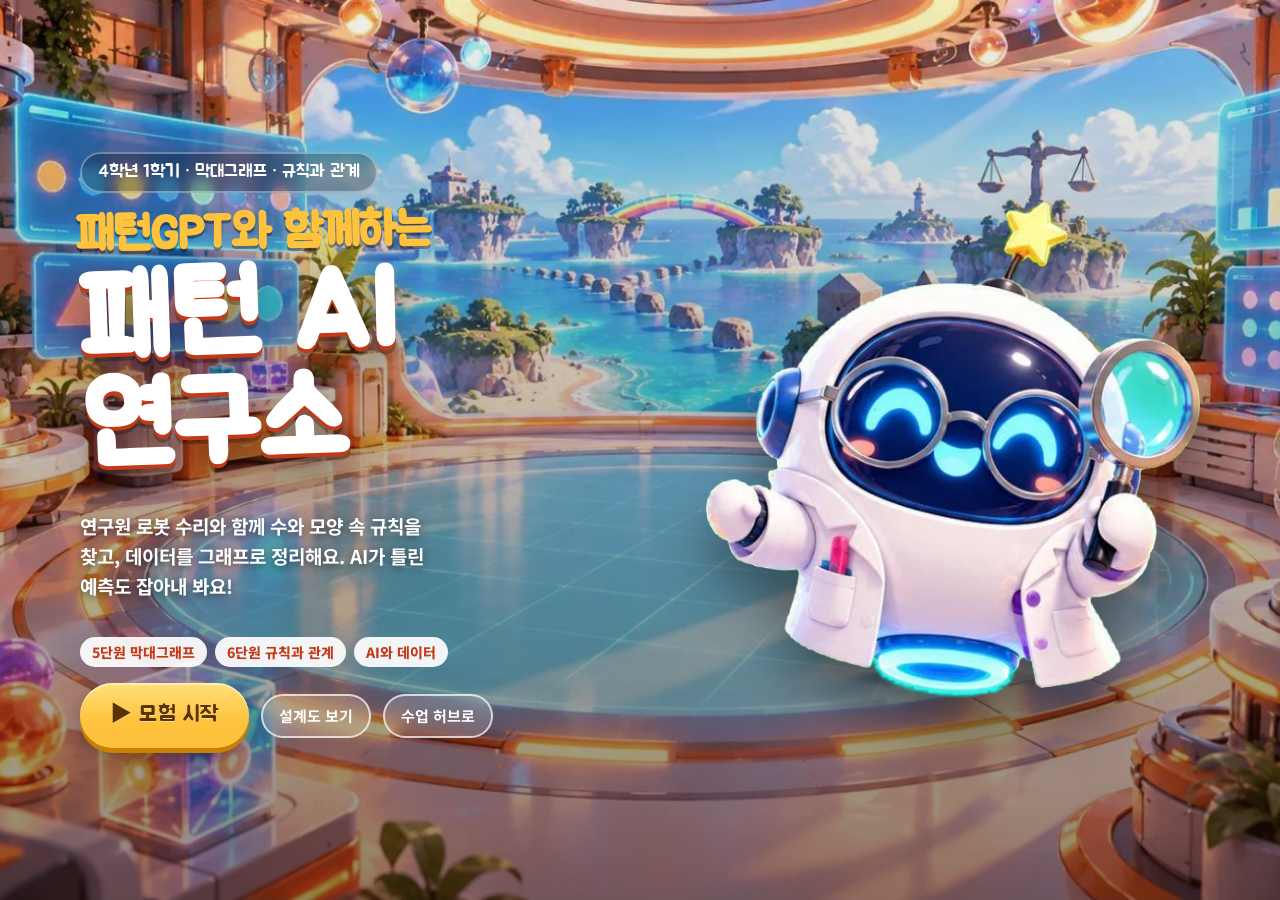
<file: apps/pattern-ai-lab.html>
<!doctype html>
<html lang="ko">
<head>
<meta charset="utf-8">
<meta name="viewport" content="width=device-width,initial-scale=1,viewport-fit=cover">
<title>패턴 AI 연구소</title>
<link rel="preconnect" href="https://fonts.googleapis.com">
<link rel="preconnect" href="https://fonts.gstatic.com" crossorigin>
<link rel="stylesheet" href="https://fonts.googleapis.com/css2?family=Jua&family=Noto+Sans+KR:wght@400;500;700;900&family=Fredoka:wght@500;600;700&display=swap">
<link rel="stylesheet" href="../assets/game.css">
<style>
body{--accent:#f2542d;--accent-2:#ff9a6b;--accent-dark:#c23a17;--accent-soft:#ffe9e0;--night:#2a1410;--paper-2:#fff4ee;--veil:linear-gradient(180deg,rgba(40,16,10,.05),rgba(40,16,10,.5))}
/* 수 배열표 */
.numgrid{display:grid;gap:6px;margin:4px 0 12px;position:relative}
.numgrid .c{background:#fff;border:3px solid #ffd9c9;border-radius:14px;text-align:center;font-family:var(--f-num);font-weight:700;font-size:clamp(17px,2.4vw,24px);padding:10px 2px;color:var(--ink)}
.numgrid .c.blank{background:var(--gold);border-color:#e9a400;color:#5a3300}
.numgrid .c.row-hl{border-color:var(--accent);background:var(--accent-soft)}
.numgrid .c.col-hl{border-color:#2f80ed;background:#e6f0fd}
.dir-tags{display:flex;gap:8px;flex-wrap:wrap;margin-bottom:8px}
.dir-tags span{font-weight:800;font-size:14px;border-radius:999px;padding:3px 12px}
.dir-tags .r{background:var(--accent-soft);color:var(--accent-dark)} .dir-tags .d{background:#e6f0fd;color:#1d5fbf}
/* 계산식 배열 */
.eqs{display:flex;flex-direction:column;gap:6px;margin-bottom:12px;font-family:var(--f-num);font-weight:700;font-size:clamp(20px,2.8vw,28px)}
.eqs div{background:#fff;border-radius:14px;padding:6px 16px;border:3px solid #ffe1d4;display:flex;justify-content:space-between;gap:12px;animation:panelIn .4s both}
.eqs div.q{border-style:dashed;border-color:var(--accent);background:var(--accent-soft)}
.eqs .rt{color:var(--accent-dark)}
.ai-card{display:flex;gap:14px;align-items:flex-start;background:linear-gradient(135deg,#2a1e4a,#3c2a6e);color:#fff;border-radius:22px;padding:16px 18px;margin-bottom:12px;box-shadow:0 10px 24px -12px rgba(0,0,0,.6)}
.ai-card img{width:68px;height:68px;object-fit:contain;flex:none}
.ai-card .lbl{font-family:var(--f-title);font-size:15px;color:#ffc9b6}
.ai-card .pred{font-family:var(--f-num);font-weight:700;font-size:clamp(18px,2.6vw,26px);word-break:break-all;margin:2px 0 8px}
.conf{display:flex;align-items:center;gap:10px;font-size:13px;font-weight:700;color:#e9e3ff}
.conf .cbar{flex:1;height:10px;border-radius:99px;background:rgba(255,255,255,.2);overflow:hidden;max-width:220px}
.conf .cbar i{display:block;height:100%;background:linear-gradient(90deg,#ffc23d,#ff7b54);border-radius:inherit;transition:width .8s}
.rule-chip{display:inline-flex;gap:6px;align-items:center;background:#fff;color:var(--accent-dark);font-weight:800;font-size:14px;border-radius:999px;padding:3px 12px;margin-right:6px}
.truth{font-family:var(--f-num);font-weight:700;word-break:break-all}
/* 도형 배열 */
.figs{display:flex;gap:10px;align-items:flex-end;flex-wrap:wrap;margin-bottom:12px}
.fig{display:flex;flex-direction:column;align-items:center;gap:4px;background:#fff;border:3px solid #ffe1d4;border-radius:16px;padding:8px 10px;animation:panelIn .4s both}
.fig svg{display:block}
.fig span{font-weight:800;font-size:13px;color:var(--ink-3)}
.fig.q{border-style:dashed;border-color:var(--accent);background:var(--accent-soft)}
/* 저울 */
.scale-svg{width:100%;max-width:460px;height:auto;display:block;margin:0 auto}
.beam{transition:transform .6s cubic-bezier(.3,1.4,.5,1);transform-box:view-box;transform-origin:280px 120px}
.pan{transition:transform .6s cubic-bezier(.3,1.4,.5,1);transform-box:view-box}
.pan text{font:700 24px var(--f-num);fill:#3b2410}
.level-ok{animation:levelGlow 1s ease-in-out 2}
@keyframes levelGlow{50%{filter:drop-shadow(0 0 16px rgba(255,194,61,.9))}}
.sq-row{display:flex;gap:8px;align-items:center;justify-content:center;flex-wrap:wrap;margin-top:8px}
.sq-row button.adj{border:3px solid var(--line);background:#fff;border-radius:14px;min-width:54px;min-height:50px;font-weight:900;font-family:var(--f-num);font-size:22px}
.sq-row .ans{width:120px}
.eq-big{font-family:var(--f-num);font-weight:700;font-size:clamp(24px,3.6vw,38px);text-align:center;margin:4px 0 12px}
/* 막대그래프 */
.gwrap{display:grid;grid-template-columns:minmax(0,.8fr) minmax(0,1.4fr);gap:16px;align-items:start}
.gwrap>*{min-width:0}
table.data{border-collapse:separate;border-spacing:0;width:100%;font-size:16px;border-radius:14px;overflow:hidden;border:2px solid #ffd9c9}
.data th,.data td{padding:8px 10px;text-align:center;border-bottom:1px solid #ffe1d4}
.data th{background:var(--accent-soft);color:var(--accent-dark);font-weight:800}
.data td{font-family:var(--f-num);font-weight:700;background:#fff}
.graph{width:100%;height:auto;display:block;background:#fff;border-radius:16px;border:2px solid #ffd9c9}
.graph text{font:600 13px var(--f-body);fill:#4b3a33}
.graph .t{font:800 15px var(--f-body);fill:#2a1410}
.graph .gbar{transition:height .4s,y .4s,width .4s}
.bar-ctl{display:grid;gap:6px;margin-top:8px}
.bar-ctl .bc{display:flex;align-items:center;gap:8px;font-weight:800}
.bar-ctl .bc span{min-width:84px}
.bar-ctl button{width:40px;height:40px;border-radius:12px;border:2px solid var(--line);background:#fff;font-weight:900;font-size:20px}
.bar-ctl b{font-family:var(--f-num);min-width:38px;text-align:center;font-size:18px}
.mini-tog{border:2px solid var(--line);background:#fff;border-radius:999px;padding:6px 14px;font-weight:800;font-size:14px}
/* AI 대결 */
.seq-in{display:flex;gap:8px;flex-wrap:wrap;align-items:center}
.seq-in .ans{width:min(420px,100%);text-align:left;font-size:22px}
.scorebar{display:flex;gap:10px;margin-bottom:10px;flex-wrap:wrap}
.scorebar span{font-weight:800;border-radius:999px;padding:4px 14px;background:#fff;border:2px solid var(--line)}
.scorebar b{font-family:var(--f-num);color:var(--accent-dark)}
@media (max-width:820px){ .gwrap{grid-template-columns:1fr} }
@media (max-width:560px){ .ai-card img{width:48px;height:48px} .numgrid .c{padding:8px 0;font-size:15px;border-width:2px} }
</style>
</head>
<body>
<script src="../assets/game.js"></script>
<script>
(function(){
const {rand, pick, shuffle, esc} = Game;
const A = '../assets/';
const robot = A+'suri_lab.webp';

/* ---------- 미션 1: 수 배열 규칙 ---------- */
function makeTable(){
  const presets = [[1201,100,1000],[3,9,-1],[27,27,270],[2105,10,100],[5000,-100,1000],[4,11,22]];
  let [s,h,v] = Math.random()<.4 ? pick(presets) : [rand(10,90)*10+rand(0,9), pick([1,10,100,9,11,5,25]), pick([10,100,1000,20,50])];
  if(v===h) v = h*10;
  const rows=3, cols=5; const m = Array.from({length:rows},(_,r)=>Array.from({length:cols},(_,c)=>s + c*h + r*v));
  if(m.flat().some(x=>x<0)) return makeTable();
  return {s,h,v,m,rows,cols};
}
function tableHTML(T, blank, hl){
  return `<div class="dir-tags"><span class="r">가로 →</span><span class="d">세로 ↓</span></div><div class="numgrid" style="grid-template-columns:repeat(${T.cols},minmax(0,1fr))">${T.m.map((row,r)=>row.map((x,c)=>{ const isB = blank && blank[0]===r && blank[1]===c; const cls = isB?'blank':(hl==='row'&&r===0?'row-hl':hl==='col'&&c===0?'col-hl':''); return `<div class="c ${cls}">${isB?'?':x}</div>`; }).join('')).join('')}</div>`;
}
const sg = n => (n>=0?'+':'−')+Math.abs(n);
function ruleText(n, dir){ return `${dir} 방향으로 ${Math.abs(n)}씩 ${n>=0?'커집니다':'작아집니다'}`; }
function m1(i, ctx){
  if(i===0||i===3||!ctx.T) ctx.T = makeTable();
  const T = ctx.T;
  if(i===0||i===3){
    const r = rand(0,T.rows-1), c = rand(1,T.cols-1), ans = T.m[r][c];
    return { kicker:'숫자 섬 · 빈칸 채우기', title:'수 배열의 규칙을 찾아 <em>?</em>에 알맞은 수를 써 보세요.',
      say: i===0 ? '숫자 섬 입구예요! 가로(→)와 세로(↓)로 수가 어떻게 변하는지 살펴봐요.' : null,
      render(box, api){ box.innerHTML = tableHTML(T,[r,c]); api.input(box, {placeholder:'?'}); },
      check:v=>{ if(v===ans) return true; if(v===T.m[r][c-1]) return '그건 바로 왼쪽 수예요. 가로로 갈 때 얼마씩 변하는지 보세요.'; return `가로로 이웃한 두 수의 차이를 구해 보세요. 예: ${T.m[0][1]} − ${T.m[0][0]}`; },
      after(box){ const g=document.querySelector('.q-box .numgrid'); if(g){ const w=document.createElement('div'); w.innerHTML=tableHTML(T,null,'row'); g.replaceWith(w.querySelector('.numgrid')); } },
      solution:`가로(→)로 <b>${sg(T.h)}</b>, 세로(↓)로 <b>${sg(T.v)}</b>씩 변해요. ${T.m[r][c-1]} ${T.h>=0?'+':'−'} ${Math.abs(T.h)} = <b>${ans}</b>` };
  }
  if(i===1||i===2){
    const dir = i===1?'가로(→)':'세로(↓)', n = i===1?T.h:T.v;
    const wrong = shuffle([n*10, n+1, -n, Math.round(n/10)||n+2].filter(x=>x!==n)).slice(0,3);
    const opts = shuffle([n, ...wrong]);
    return { kicker:'규칙 말하기', title:`${dir} 방향의 규칙으로 알맞은 것을 고르세요.`,
      render(box, api){ box.innerHTML = tableHTML(T,null,i===1?'row':'col'); api.choices(box, opts.map(x=>({label:ruleText(x,dir.slice(0,2)), value:x})), {cols:1}); },
      check:v=> v===n ? true : `${dir} 방향으로 이웃한 두 수를 빼 보세요.`,
      solution:`${i===1?`${T.m[0][1]} − ${T.m[0][0]}`:`${T.m[1][0]} − ${T.m[0][0]}`} = ${n} → <b>${ruleText(n, dir.slice(0,2))}</b>` };
  }
  // 식으로 나타내기
  const a = T.m[0][0], b = T.m[0][1];
  const right = `${a} ${T.h>=0?'+':'−'} ${Math.abs(T.h)} = ${b}`;
  const opts = shuffle([right, `${a} + ${Math.abs(T.v)} = ${a+Math.abs(T.v)}`, `${a} × ${Math.abs(T.h)} = ${a*Math.abs(T.h)}`, `${b} ${T.h>=0?'+':'−'} ${Math.abs(T.h)} = ${a}`]);
  return { kicker:'식으로 나타내기', title:`${a}부터 가로(→) 방향 규칙을 <em>식</em>으로 바르게 나타낸 것은?`,
    render(box, api){ box.innerHTML = tableHTML(T,null,'row'); api.choices(box, opts, {cols:1}); },
    check:v=> v===right ? true : '첫째 수에 규칙만큼 더하거나 빼면 둘째 수가 되는 식을 찾아보세요.',
    solution:`<b>${right}</b> — 다음 수도 ${b} ${T.h>=0?'+':'−'} ${Math.abs(T.h)} = ${b+T.h}처럼 계속 이어져요.` };
}

/* ---------- 미션 2: 계산식 배열 & AI 오류 찾기 ---------- */
const PATS = {
  add100:{rows:[[10,'+',90],[20,'+',80],[30,'+',70],[40,'+',60]], next:[50,'+',50]},
  sub110:{rows:[[121,'−',11],[122,'−',12],[123,'−',13],[124,'−',14]], next:[125,'−',15]},
  mul3:{rows:[[1,'×',3],[11,'×',3],[111,'×',3],[1111,'×',3]], next:[11111,'×',3]},
  div5:{rows:[[5,'÷',5],[55,'÷',5],[555,'÷',5],[5555,'÷',5]], next:[55555,'÷',5]},
  add110:{rows:[[30,'+',80],[50,'+',60],[70,'+',40]], next:[90,'+',20]},
  mul9:{rows:[[9,'×',9],[99,'×',99],[999,'×',999]], next:[9999,'×',9999]}
};
const calc = (a,op,b) => op==='+'?a+b:op==='−'?a-b:op==='×'?a*b:a/b;
const eqRow = (r, q) => `<div class="${q?'q':''}"><span>${r[0]} ${r[1]} ${r[2]}</span><span class="rt">= ${q?'?':calc(r[0],r[1],r[2])}</span></div>`;
function ones(k){ return BigInt('1'.repeat(k)); }
function m2(i, ctx){
  if(i===0){
    const P = PATS[pick(['mul3','div5'])];
    const ans = calc(...P.next);
    return { kicker:'계산식 배열 · 교과서 6단원', title:'규칙을 찾아 다음 계산식의 <em>결과</em>를 예측하세요.',
      say:'계산식에도 규칙이 숨어 있어요. 계산하기 전에 결과를 먼저 <b>예측</b>해 봐요!',
      render(box, api){ box.innerHTML = `<div class="eqs">${P.rows.map(r=>eqRow(r)).join('')}${eqRow(P.next,true)}</div>`; api.input(box, {placeholder:'예측한 결과'}); },
      check:v=> v===ans ? true : '곱하는(나누는) 수의 자리 수가 하나씩 늘면 결과는 어떻게 변하나요?',
      solution:`${P.next[0]} ${P.next[1]} ${P.next[2]} = <b>${ans}</b> — 1이 하나 늘 때마다 결과의 ${P.next[1]==='×'?'3':'1'}도 하나씩 늘어요.` };
  }
  if(i===1){
    const P = PATS[pick(['sub110','add110','add100'])];
    const right = `${P.next[0]} ${P.next[1]} ${P.next[2]} = ${calc(...P.next)}`;
    const [a,op,b] = P.next;
    const opts = shuffle([right, `${a} ${op} ${b+10} = ${calc(a,op,b+10)}`, `${a+1} ${op} ${b} = ${calc(a+1,op,b)}`, `${a} ${op} ${b} = ${calc(a,op,b)+10}`]);
    return { kicker:'다음 계산식', title:'규칙에 따라 다음에 올 계산식을 고르세요.',
      render(box, api){ box.innerHTML = `<div class="eqs">${P.rows.map(r=>eqRow(r)).join('')}</div>`; api.choices(box, opts, {cols:1}); },
      check:v=> v===right ? true : '앞의 수와 뒤의 수가 각각 얼마씩 변하는지 따로 살펴보세요. 결과는 어떻게 되나요?',
      solution:`앞의 수는 ${P.rows[1][0]-P.rows[0][0]}씩, 뒤의 수는 ${P.rows[1][2]-P.rows[0][2]}씩 변하고 결과는 그대로예요. 다음은 <b>${right}</b>` };
  }
  if(i===2){
    const P = PATS.mul9; const ans = calc(...P.next);
    return { kicker:'AI의 예측 검사', title:'패턴GPT의 예측이 맞았을까요? <em>O</em> 또는 <em>X</em>를 고르세요.',
      say:'이번엔 제가 예측해 볼게요! 하지만 AI도 틀릴 수 있으니 꼭 검사해 주세요.',
      render(box, api){ box.innerHTML = `<div class="eqs">${P.rows.map(r=>eqRow(r)).join('')}</div>${aiCard(`${P.next[0]} × ${P.next[1]===undefined?'':P.next[2]} = ${ans}`, 88, ['9가 하나 늘면 9와 0이 하나씩 늘어나요'])}`; api.choices(box, [{label:'O 맞아요', value:'O'},{label:'X 틀렸어요', value:'X'}], {cols:2}); },
      check:v=> v==='O' ? true : '9999 × 9999를 직접 계산해 보거나, 규칙(9가 늘면 9와 0이 늘어남)을 다시 확인해 보세요.',
      after(box){ box.innerHTML = `<div class="solution" style="margin-top:0">검산: 9999 × 9999 = <span class="truth">${ans}</span> → 패턴GPT의 예측이 <b>맞았어요</b>.</div>`; },
      solution:`9999 × 9999 = <b>${ans}</b>. 이번에는 패턴GPT가 맞았어요.` };
  }
  if(i===3){
    const k = 5, real = (ones(k)*ones(k)).toString();
    return { kicker:'AI의 예측 검사', title:'1이 다섯 개인 수끼리 곱하면? 패턴GPT의 예측이 맞았을까요?',
      render(box, api){ box.innerHTML = `<div class="eqs">${[1,2,3,4].map(n=>`<div><span>${'1'.repeat(n)} × ${'1'.repeat(n)}</span><span class="rt">= ${(ones(n)*ones(n)).toString()}</span></div>`).join('')}</div>${aiCard(`11111 × 11111 = 123454321`, 91, ['가운데까지 1, 2, 3…으로 커졌다가 다시 작아져요'])}`; api.choices(box, [{label:'O 맞아요', value:'O'},{label:'X 틀렸어요', value:'X'}], {cols:2}); },
      check:v=> v==='O' ? true : '1, 121, 12321, 1234321… 다음은 가운데에 5가 오는 수예요. 다시 보세요.',
      after(box){ box.innerHTML = `<div class="solution" style="margin-top:0">검산: 11111 × 11111 = <span class="truth">${real}</span> → <b>맞았어요</b>.</div>`; },
      solution:`11111 × 11111 = <b>${real}</b>` };
  }
  const k = 10, real = (ones(k)*ones(k)).toString(), fake = '12345678910987654321';
  return { kicker:'AI 오류 찾기', title:'1이 <em>열 개</em>인 수끼리 곱하면? 이번에도 패턴GPT가 맞았을까요?',
    say:'규칙을 그대로 늘리면 될 것 같아요… 제 예측, 정말 맞을까요?',
    render(box, api){ box.innerHTML = `<div class="eqs"><div><span>11111 × 11111</span><span class="rt">= 123454321</span></div><div><span>111111 × 111111</span><span class="rt">= 12345654321</span></div></div>${aiCard(`1111111111 × 1111111111 = ${fake}`, 94, ['1, 2, 3…을 10까지 늘렸다가 다시 줄여요'])}`; api.choices(box, [{label:'O 맞아요', value:'O'},{label:'X 틀렸어요', value:'X'}], {cols:2}); },
    check:v=> v==='X' ? true : '각 자리에는 숫자 하나만 쓸 수 있어요. 가운데 자리가 10이 되면 어떻게 될까요? (받아올림!)',
    after(box){ box.innerHTML = `<div class="solution" style="margin-top:0"><b>AI가 틀렸어요!</b> 진짜 값: <span class="truth">${real}</span><br>패턴GPT의 답: <span class="truth" style="text-decoration:line-through;color:var(--bad)">${fake}</span><br>한 자리에 10을 쓸 수 없어서 <b>받아올림</b>이 생기고, 그래서 규칙이 깨져요. 규칙이 <b>언제까지</b> 맞는지 확인하는 것이 사람의 일이에요!</div>`; },
    solution:`진짜 값은 <b class="truth">${real}</b>이에요. 가운데에서 받아올림이 생겨 규칙이 깨져요. 패턴GPT가 틀렸어요!`,
    praise:'AI의 실수를 잡아냈어요!' };
}
function aiCard(pred, conf, rules){
  return `<div class="ai-card"><img src="${robot}" alt=""><div style="min-width:0;flex:1"><div class="lbl">패턴GPT의 예측</div><div class="pred">${pred}</div><div style="margin-bottom:6px">${rules.map(r=>`<span class="rule-chip">찾은 규칙</span><span style="font-size:14px">${r}</span>`).join('')}</div><div class="conf">확신도 <div class="cbar"><i style="width:${conf}%"></i></div> ${conf}%</div></div></div>`;
}

/* ---------- 미션 3: 도형 배열 ---------- */
const SHAPE_PATS = {
  squares2:{name:'사각형이 2개씩 늘어나요', f:k=>2*k, draw:(k)=>gridDots(2,k,'sq'), expr:'2, 2+2, 2+2+2, …', exprs:['2, 2+2, 2+2+2, …','2, 2×2, 2×2×2, …','1, 1+2, 1+2+3, …']},
  odd:{name:'ㄱ자 모양으로 2개씩 늘어나요', f:k=>2*k-1, draw:k=>lShape(k), expr:'1, 1+2, 1+2+2, …', exprs:['1, 1+2, 1+2+2, …','1, 1×2, 1×2×2, …','1, 2, 3, 4, …']},
  tri:{name:'한 줄에 하나씩 더 많은 바둑돌이 늘어나요', f:k=>k*(k+1)/2, draw:k=>triDots(k), expr:'1, 1+2, 1+2+3, …', exprs:['1, 1+2, 1+2+3, …','1, 1+3, 1+3+5, …','1, 2, 4, 8, …']},
  sq:{name:'정사각형 모양으로 커져요', f:k=>k*k, draw:k=>gridDots(k,k,'dot'), expr:'1×1, 2×2, 3×3, …', exprs:['1×1, 2×2, 3×3, …','1, 1+2, 1+2+3, …','2, 2+2, 2+2+2, …']}
};
const S = 16;
function gridDots(cols, rows, kind){ const w=cols*S+4, h=rows*S+4; let s=''; for(let r=0;r<rows;r++) for(let c=0;c<cols;c++) s += kind==='sq' ? `<rect x="${2+c*S}" y="${2+r*S}" width="${S-2}" height="${S-2}" rx="3" fill="#f2542d"/>` : `<circle cx="${2+c*S+S/2}" cy="${2+r*S+S/2}" r="${S/2-2}" fill="#2a1410"/>`; return `<svg width="${w}" height="${h}" viewBox="0 0 ${w} ${h}">${s}</svg>`; }
function triDots(k){ const w=k*S+4, h=k*S+4; let s=''; for(let r=0;r<k;r++) for(let c=0;c<=r;c++) s+=`<circle cx="${2+(k-r-1)*S/2+c*S+S/2}" cy="${2+r*S+S/2}" r="${S/2-2}" fill="${r===k-1?'#f2542d':'#2a1410'}"/>`; return `<svg width="${w}" height="${h}" viewBox="0 0 ${w} ${h}">${s}</svg>`; }
function lShape(k){ const w=k*S+4, h=k*S+4; let s=''; for(let r=0;r<k;r++) s+=`<rect x="2" y="${2+r*S}" width="${S-2}" height="${S-2}" rx="3" fill="#2f80ed"/>`; for(let c=1;c<k;c++) s+=`<rect x="${2+c*S}" y="${2+(k-1)*S}" width="${S-2}" height="${S-2}" rx="3" fill="#2f80ed"/>`; return `<svg width="${w}" height="${h}" viewBox="0 0 ${w} ${h}">${s}</svg>`; }
const ORD = ['첫째','둘째','셋째','넷째','다섯째','여섯째'];
function figsHTML(P, n, q){ return `<div class="figs">${Array.from({length:n},(_,k)=>`<div class="fig"><span>${ORD[k]}</span>${P.draw(k+1)}</div>`).join('')}${q?`<div class="fig q"><span>${ORD[n]}</span><div style="width:60px;height:60px;display:grid;place-items:center;font:700 36px var(--f-num);color:var(--accent-dark)">?</div></div>`:''}</div>`; }
function m3(i, ctx){
  const keys = ctx.keys || (ctx.keys = shuffle(Object.keys(SHAPE_PATS)));
  const P = SHAPE_PATS[keys[i % keys.length]];
  if(i===0||i===3){
    const ans = P.f(5);
    return { kicker:'도형 섬 · 모양의 배열', title:'규칙에 따라 <em>다섯째</em>에 올 모양에는 몇 개가 있을까요?',
      say: i===0 ? '도형 섬에 왔어요. 모양이 커질 때 몇 개씩 늘어나는지 세어 봐요!' : null,
      render(box, api){ box.innerHTML = figsHTML(P,4,true); api.input(box, {placeholder:'개수', unit:'개'}); },
      check:v=> v===ans ? true : `넷째는 ${P.f(4)}개예요. 셋째에서 넷째로 갈 때 몇 개 늘었는지 보고 한 번 더 늘려 보세요.`,
      after(box){ const f=document.querySelector('.q-box .figs'); if(f){ const w=document.createElement('div'); w.innerHTML=figsHTML(P,5,false); f.replaceWith(w.firstElementChild); } },
      solution:`${[1,2,3,4,5].map(k=>P.f(k)).join(', ')} → 다섯째는 <b>${ans}개</b>. 규칙: ${P.name}`,
      praise:P.name };
  }
  if(i===1){
    return { kicker:'규칙을 식으로', title:'모양의 개수를 나타내는 식으로 알맞은 것을 고르세요.',
      render(box, api){ box.innerHTML = figsHTML(P,4,false); api.choices(box, shuffle(P.exprs), {cols:1}); },
      check:v=> v===P.expr ? true : `각 모양의 개수를 세어 보세요: ${[1,2,3,4].map(k=>P.f(k)).join(', ')}`,
      solution:`${[1,2,3,4].map(k=>P.f(k)).join(', ')} → <b>${P.expr}</b>` };
  }
  const ans = P.f(10);
  return { kicker:'★ 영재 도전', title:'그리지 않고 예측해요! <em>열째</em> 모양에는 몇 개가 있을까요?',
    say:'열째까지 그리면 너무 오래 걸려요. 규칙을 식으로 바꾸면 바로 예측할 수 있어요. AI도 이렇게 해요!',
    render(box, api){ box.innerHTML = figsHTML(P,4,false); api.input(box, {placeholder:'개수', unit:'개'}); },
    check:v=> v===ans ? true : `식으로 생각해 보세요: ${P.expr} → 열째는?`,
    solution:`${P.expr} 규칙으로 열째는 <b>${ans}개</b>예요.` };
}

/* ---------- 미션 4: 저울 섬 (등호) ---------- */
function scaleSVG(Ltxt, Rtxt, tilt){
  const ang = Math.max(-16, Math.min(16, tilt));
  const pan = (x, txt, side) => { const dy = (side==='L'?-1:1) * Math.sin(ang*Math.PI/180) * 170; return `<g class="pan" style="transform:translate(0px,${dy}px)">
      <line x1="${x}" y1="122" x2="${x-62}" y2="232" stroke="#8a5a1a" stroke-width="3"/><line x1="${x}" y1="122" x2="${x+62}" y2="232" stroke="#8a5a1a" stroke-width="3"/>
      <path d="M${x-92} 232 Q${x} 292 ${x+92} 232 Z" fill="url(#panG)" stroke="#b77400" stroke-width="3"/>
      <rect x="${x-80}" y="196" width="160" height="38" rx="12" fill="#fff" stroke="#ffd9c9" stroke-width="2"/><text x="${x}" y="223" text-anchor="middle">${txt}</text></g>`; };
  return `<svg class="scale-svg" viewBox="0 0 560 330" aria-label="양팔 저울"><defs>
      <linearGradient id="goldG" x1="0" x2="0" y1="0" y2="1"><stop offset="0" stop-color="#ffe7a1"/><stop offset="1" stop-color="#e3a21a"/></linearGradient>
      <linearGradient id="panG" x1="0" x2="0" y1="0" y2="1"><stop offset="0" stop-color="#fff2c4"/><stop offset="1" stop-color="#f0b429"/></linearGradient>
      <linearGradient id="baseG" x1="0" x2="0" y1="0" y2="1"><stop offset="0" stop-color="#ff9a6b"/><stop offset="1" stop-color="#c23a17"/></linearGradient></defs>
    <rect x="272" y="120" width="16" height="170" rx="6" fill="url(#goldG)"/>
    <path d="M200 312 Q280 270 360 312 Z" fill="url(#baseG)"/><rect x="190" y="306" width="180" height="16" rx="8" fill="#c23a17"/>
    <g class="beam" style="transform:rotate(${ang}deg)"><rect x="100" y="112" width="360" height="16" rx="8" fill="url(#goldG)" stroke="#b77400" stroke-width="2"/></g>
    ${pan(100 + (1-Math.cos(ang*Math.PI/180))*180, Ltxt,'L')}${pan(460 - (1-Math.cos(ang*Math.PI/180))*180, Rtxt,'R')}
    <circle cx="280" cy="120" r="14" fill="#ffc23d" stroke="#b77400" stroke-width="3"/>
    <path d="M280 96 l8 14 h-16z" fill="${Math.abs(ang)<0.5?'#1fbf66':'#c23a17'}"/></svg>`;
}
function eqGen(kind){
  if(kind==='add'){ const a=rand(5,30), b=rand(3,20), c=a+b+rand(1,12); const d=c-(a+b); return {L:`${a} + ${b}`, Lv:a+b, R:(x)=>`${c} − ${x}`, Rv:x=>c-x, ans:d, show:`${a} + ${b} = ${c} − □`}; }
  if(kind==='sub'){ const a=rand(10,30), b=rand(2,9), c=rand(a-b+2, a-b+20); const d=c-(a-b); return {L:`${a} − ${b}`, Lv:a-b, R:(x)=>`${c} − ${x}`, Rv:x=>c-x, ans:d, show:`${a} − ${b} = ${c} − □`}; }
  if(kind==='mul'){ const p=pick([[3,6,9,2],[4,6,8,3],[2,12,6,4],[6,4,8,3],[5,6,10,3],[4,9,6,6]]); return {L:`${p[0]} × ${p[1]}`, Lv:p[0]*p[1], R:(x)=>`${p[2]} × ${x}`, Rv:x=>p[2]*x, ans:p[3], show:`${p[0]} × ${p[1]} = ${p[2]} × □`}; }
  const q=rand(2,9), a=q*rand(2,6); const b=pick([2,3]); return {L:`${a*b} ÷ ${b}`, Lv:a, R:(x)=>`${x} ÷ ${b*2}`, Rv:x=>x/(b*2), ans:a*b*2, show:`${a*b} ÷ ${b} = □ ÷ ${b*2}`};
}
function m4(i){
  if(i===2||i===4){
    const items = [
      {e:'5 − 2 = 9 − 6', ok:true}, {e:'3 × 6 = 9 × 2', ok:true}, {e:'11 + 8 = 20 − 1', ok:true},
      {e:'12 + 5 = 20 − 4', ok:false, why:'12 + 5 = 17, 20 − 4 = 16이라 양쪽이 달라요.'}, {e:'4 × 6 = 3 × 9', ok:false, why:'4 × 6 = 24, 3 × 9 = 27이라 양쪽이 달라요.'},
      {e:'36 ÷ 4 = 18 ÷ 2', ok:true}, {e:'15 − 7 = 4 × 3', ok:false, why:'15 − 7 = 8, 4 × 3 = 12라 양쪽이 달라요.'}, {e:'25 + 25 = 100 ÷ 2', ok:true}
    ];
    const it = pick(items);
    const [l,r] = it.e.split(' = ');
    const val = s => { const m = s.match(/(\d+) (.) (\d+)/); return calc(+m[1], m[2], +m[3]); };
    return { kicker:'옳은 식일까?', title:`<em>${it.e}</em> 는 옳은 식인가요?`,
      say:'등호(=)는 양쪽의 크기가 <b>같다</b>는 뜻이에요. 양쪽을 따로 계산해서 비교해 봐요.',
      render(box, api){ box.innerHTML = scaleSVG(l, r, (val(r)-val(l))*2); api.choices(box, [{label:'O 옳은 식', value:true},{label:'X 옳지 않은 식', value:false}], {cols:2}); },
      check:v=> v===it.ok ? true : '양쪽을 각각 계산해서 같은지 확인해 보세요.',
      solution: it.ok ? `${l} = ${val(l)}, ${r} = ${val(r)} → 양쪽이 같으니 <b>옳은 식</b>이에요.` : `${it.why} 그래서 <b>옳지 않은 식</b>이에요.` };
  }
  const E = eqGen(['mul','add','div'][i===0?0:i===1?1:2] || pick(['add','sub','mul','div']));
  return { kicker:'저울 섬 · 등호', title:`저울이 수평이 되도록 <em>□</em>에 알맞은 수를 찾으세요.`,
    say: i===0 ? '저울 섬이에요! 양쪽 접시의 값이 같아지면 저울이 수평이 돼요. ±로 바꾸면서 저울을 관찰해 봐요.' : null,
    render(box, api){
      let x = 1;
      box.innerHTML = `<div class="eq-big">${E.show}</div><div id="sc">${scaleSVG(E.L, E.R(x), (E.Rv(x)-E.Lv)*2)}</div>
        <div class="sq-row"><button class="adj" type="button" data-d="-1">−</button><input class="ans" id="sqv" inputmode="numeric" value="1" aria-label="□의 값"><button class="adj" type="button" data-d="1">+</button><button class="jbtn sm" type="button" id="sqOk">수평 확인</button></div>`;
      const sc = box.querySelector('#sc'), inp = box.querySelector('#sqv');
      const draw = ()=>{ x = Math.max(0, api.num(inp.value)||0); sc.innerHTML = scaleSVG(E.L, E.R(x), (E.Rv(x)-E.Lv)*2); };
      box.querySelectorAll('.adj').forEach(b=>b.onclick=()=>{ if(api.locked) return; inp.value = Math.max(0,(api.num(inp.value)||0) + +b.dataset.d); draw(); Game.Sound.tick(); });
      inp.addEventListener('input', draw); inp.addEventListener('keydown', e=>{ if(e.key==='Enter'&&!e.isComposing) api.submit(api.num(inp.value)); });
      box.querySelector('#sqOk').onclick = ()=>api.submit(api.num(inp.value));
    },
    check:v=>{ if(v===E.ans) return true; const d = E.Rv(v) - E.Lv; return d>0 ? '오른쪽이 더 무거워요(값이 커요). 오른쪽 값을 줄여 보세요.' : '왼쪽이 더 무거워요(값이 커요). 오른쪽 값을 키워 보세요.'; },
    after(box){ const sc=document.querySelector('.q-box #sc'); if(sc){ sc.innerHTML = scaleSVG(E.L, E.R(E.ans), 0); sc.classList.add('level-ok'); } box.innerHTML = `<div class="eq-big" style="color:var(--good)">${E.L} = ${E.R(E.ans)}</div>`; },
    solution:`왼쪽 ${E.L} = ${E.Lv}. 오른쪽도 ${E.Lv}이 되어야 하므로 □ = <b>${E.ans}</b>` };
}

/* ---------- 미션 5: 데이터 연구소 (막대그래프) ---------- */
const DATASETS = [
  {title:'좋아하는 색깔별 학생 수', cat:'색깔', unit:'명', items:[['빨강',6,'#e5484d'],['노랑',4,'#f5b301'],['초록',12,'#12a150'],['파랑',8,'#2f80ed']], src:'교과서 116쪽'},
  {title:'가고 싶은 체험 학습 장소별 학생 수', cat:'장소', unit:'명', items:[['과학관',10,'#7c5cff'],['놀이공원',12,'#f2542d'],['박물관',4,'#0aa3c9'],['숲 체험',6,'#12a150']], src:'우리 반 조사'}
];
function graphSVG(D, vals, scale, opt={}){
  const n=D.items.length, cells=6, W=420, H=300, ml=56, mb=46, mt=34, plotH=H-mb-mt, plotW=W-ml-16;
  const horiz = !!opt.horiz; let s=`<text class="t" x="${W/2}" y="22" text-anchor="middle">${opt.noTitle?'':D.title}</text>`;
  if(!horiz){
    for(let k=0;k<=cells;k++){ const y=H-mb-plotH*k/cells; s+=`<line x1="${ml}" y1="${y}" x2="${W-16}" y2="${y}" stroke="${k?'#f3e3dc':'#4b3a33'}" stroke-width="${k?1:2}"/>`; if(scale && (k%(opt.every||1)===0)) s+=`<text x="${ml-8}" y="${y+4}" text-anchor="end">${k*scale}</text>`; }
    s+=`<line x1="${ml}" y1="${mt-6}" x2="${ml}" y2="${H-mb}" stroke="#4b3a33" stroke-width="2"/><text x="${ml-8}" y="${mt-12}" text-anchor="end">(${D.unit})</text>`;
    const bw = plotW/n*0.56;
    D.items.forEach(([name,,col],k)=>{ const cx = ml + plotW*(k+.5)/n; const v = vals[k]||0; const h = scale? Math.min(plotH, plotH*v/(scale*cells)) : 0; s+=`<rect class="gbar" x="${cx-bw/2}" y="${H-mb-h}" width="${bw}" height="${h}" rx="6" fill="${col}"/><text x="${cx}" y="${H-mb+20}" text-anchor="middle">${name}</text>`; });
  } else {
    const plotW2 = W-ml-40, top=mt, rowH=(H-mb-mt)/n;
    for(let k=0;k<=cells;k++){ const x=ml+20+plotW2*k/cells; s+=`<line x1="${x}" y1="${top}" x2="${x}" y2="${H-mb}" stroke="${k?'#f3e3dc':'#4b3a33'}" stroke-width="${k?1:2}"/>`; if(scale) s+=`<text x="${x}" y="${H-mb+18}" text-anchor="middle">${k*scale}</text>`; }
    D.items.forEach(([name,,col],k)=>{ const cy = top + rowH*(k+.5); const v=vals[k]||0; const w = scale? plotW2*v/(scale*cells):0; s+=`<rect class="gbar" x="${ml+20}" y="${cy-rowH*0.28}" width="${w}" height="${rowH*0.56}" rx="6" fill="${col}"/><text x="${ml+12}" y="${cy+4}" text-anchor="end">${name}</text>`; });
  }
  return `<svg class="graph" viewBox="0 0 ${W} ${H}" aria-label="막대그래프">${s}</svg>`;
}
function dataTable(D){ return `<table class="data"><tr><th>${D.cat}</th>${D.items.map(x=>`<th>${x[0]}</th>`).join('')}<th>합계</th></tr><tr><td>${D.unit==='명'?'학생 수(명)':''}</td>${D.items.map(x=>`<td>${x[1]}</td>`).join('')}<td>${D.items.reduce((a,x)=>a+x[1],0)}</td></tr></table>`; }
function m5(i, ctx){
  const D = ctx.D || (ctx.D = pick(DATASETS)); const vals = D.items.map(x=>x[1]); const mx = Math.max(...vals); const scale = Math.ceil(mx/6) <= 2 ? 2 : Math.ceil(mx/6);
  if(i===0){
    return { kicker:`데이터 연구소 · ${D.src}`, title:'세로 눈금은 6칸이에요. <em>눈금 한 칸</em>은 몇 명으로 하면 좋을까요?',
      say:'데이터 연구소예요! AI도 데이터를 그래프로 정리해서 살펴봐요. 먼저 눈금을 정해요.',
      render(box, api){ box.innerHTML = `${dataTable(D)}<p style="font-size:14px;color:var(--ink-2);margin:8px 0">가장 큰 수: <b>${mx}명</b></p><div style="max-width:460px;margin:0 auto 12px">${graphSVG(D, [], 0)}</div>`; api.choices(box, [1,2,5].map(v=>({label:`한 칸 = ${v}명`, value:v})), {cols:3}); },
      check:v=>{ if(v===scale) return true; if(v*6<mx) return `한 칸이 ${v}명이면 6칸으로 ${v*6}명까지만 나타낼 수 있어요. 가장 큰 수 ${mx}명까지 나타내야 해요.`; return `한 칸이 ${v}명이면 ${D.items.find(x=>x[1]%v)?.[0]||''}처럼 칸 사이에 걸치는 막대가 생겨 읽기 어려워요.`; },
      after(box){ const g=document.querySelector('.q-box .graph'); if(g){ const w=document.createElement('div'); w.innerHTML=graphSVG(D, [], scale); g.replaceWith(w.firstElementChild); } },
      solution:`가장 큰 수 ${mx}명을 6칸에 나타내야 하므로 한 칸 = <b>${scale}명</b>이 알맞아요. (${scale} × 6 = ${scale*6})` };
  }
  if(i===1){
    return { kicker:'막대그래프로 나타내기', title:'표를 보고 막대의 길이를 알맞게 맞추세요.',
      say:'막대 옆의 +, − 를 눌러 표의 수와 같게 만들어요. 한 칸이 몇 명인지 잊지 마세요!',
      render(box, api){
        const cur = D.items.map(()=>0);
        box.innerHTML = `${dataTable(D)}<div class="gwrap" style="margin-top:12px"><div><div class="bar-ctl">${D.items.map((x,k)=>`<div class="bc"><span>${x[0]}</span><button type="button" data-k="${k}" data-d="-1" aria-label="${x[0]} 줄이기">−</button><b id="bv${k}">0</b><button type="button" data-k="${k}" data-d="1" aria-label="${x[0]} 늘리기">+</button></div>`).join('')}</div></div><div id="gph">${graphSVG(D, cur, scale)}</div></div><div class="next-row"><button class="jbtn sm" type="button" id="gOk">그래프 완성!</button></div>`;
        const g = box.querySelector('#gph');
        box.querySelectorAll('.bar-ctl button').forEach(b=>b.onclick=()=>{ if(api.locked) return; const k=+b.dataset.k; cur[k] = Math.max(0, Math.min(scale*6, cur[k] + (+b.dataset.d)*(scale>=2?1:1))); box.querySelector('#bv'+k).textContent = cur[k]; g.innerHTML = graphSVG(D, cur, scale); Game.Sound.tick(); });
        box.querySelector('#gOk').onclick = ()=>api.submit(cur.join(','));
      },
      check:v=>{ const c = String(v).split(',').map(Number); const bad = D.items.findIndex((x,k)=>c[k]!==x[1]); if(bad<0) return true; return `${D.items[bad][0]} 막대가 ${c[bad]}명이에요. 표에서는 ${D.items[bad][1]}명이에요. 눈금 한 칸이 ${scale}명이니 ${D.items[bad][1]/scale}칸이어야 해요.`; },
      solution:`${graphSVG(D, vals, scale)}표의 수만큼 막대를 그려요. 한 칸이 ${scale}명이므로 예를 들어 ${D.items[0][0]} ${D.items[0][1]}명은 ${D.items[0][1]/scale}칸이에요.` };
  }
  if(i===2){
    const top = D.items.reduce((a,b)=>b[1]>a[1]?b:a);
    return { kicker:'그래프 읽기', title:`가장 많은 학생이 고른 ${D.cat}은(는) 무엇인가요?`,
      render(box, api){ box.innerHTML = `<div style="max-width:460px;margin:0 auto 10px">${graphSVG(D, vals, scale)}</div><div style="text-align:right;margin:-4px 0 10px"><button class="mini-tog" type="button" id="tog">가로 막대로 바꿔 보기</button></div>`; let h=false; box.querySelector('#tog').onclick=()=>{ h=!h; box.querySelector('div').innerHTML = graphSVG(D, vals, scale, {horiz:h}); box.querySelector('#tog').textContent = h?'세로 막대로 바꿔 보기':'가로 막대로 바꿔 보기'; }; api.choices(box, shuffle(D.items.map(x=>x[0]))); },
      check:v=> v===top[0] ? true : '막대그래프에서는 막대가 가장 긴 것이 가장 많아요.',
      solution:`막대가 가장 긴 <b>${top[0]}</b>(${top[1]}명)이 가장 많아요.` };
  }
  if(i===3){
    const s = D.items.slice().sort((a,b)=>b[1]-a[1]); const a = s[0], b = s[s.length-1];
    return { kicker:'그래프 읽기', title:`<em>${a[0]}</em>은(는) <em>${b[0]}</em>보다 몇 명 더 많나요?`,
      render(box, api){ box.innerHTML = `<div style="max-width:460px;margin:0 auto 10px">${graphSVG(D, vals, scale)}</div>`; api.input(box, {placeholder:'몇 명', unit:'명'}); },
      check:v=> v===a[1]-b[1] ? true : `눈금 한 칸은 ${scale}명이에요. 두 막대의 칸 수 차이를 세고 ${scale}을(를) 곱해 보세요.`,
      solution:`${a[0]} ${a[1]}명 − ${b[0]} ${b[1]}명 = <b>${a[1]-b[1]}명</b>` };
  }
  // 데이터가 바뀌면 AI의 대답도 바뀐다
  const s = D.items.slice().sort((a,b)=>b[1]-a[1]); const top = s[0], second = s[1]; const add = top[1]-second[1] + 2;
  const nv = D.items.map(x=>x[0]===second[0]? x[1]+add : x[1]);
  return { kicker:'AI와 데이터', title:`<em>${second[0]}</em>에 ${add}명이 더 투표했어요. 패턴GPT의 대답은 어떻게 바뀔까요?`,
    say:'AI는 데이터로 생각해요. 데이터가 바뀌면 AI의 대답도 바뀔까요?',
    render(box, api){ box.innerHTML = `<div class="gwrap"><div>${aiCard(`가장 인기 있는 ${D.cat}은(는) ${top[0]}!`, 90, [`가장 긴 막대 = 가장 많음`])}</div><div>${graphSVG({...D, title:'새 데이터'}, nv, Math.max(scale, Math.ceil(Math.max(...nv)/6)))}</div></div>`; api.choices(box, [`그대로 ${top[0]}라고 한다`, `${second[0]}라고 바꾼다`, '대답하지 못한다']); },
    check:v=> v===`${second[0]}라고 바꾼다` ? true : `새 그래프에서 가장 긴 막대를 보세요. ${second[0]}은(는) ${second[1]+add}명이에요.`,
    solution:`${second[0]}이(가) ${second[1]+add}명으로 가장 많아졌어요. AI는 새 데이터로 다시 판단하니까 <b>${second[0]}</b>라고 대답을 바꿔요. 그래서 <b>데이터가 정확해야</b> AI도 정확해요!`,
    praise:'데이터가 바뀌면 AI의 생각도 바뀌어요.' };
}

/* ---------- 미션 6: 패턴GPT를 이겨라 ---------- */
function detect(a){
  const n=a.length; if(n<3) return null; const d=a.slice(1).map((x,i)=>x-a[i]);
  if(d.every(x=>x===d[0])) return {name:`${d[0]>=0?d[0]+'씩 커져요':(-d[0])+'씩 작아져요'} (같은 수 더하기)`, chip:(d[0]>=0?'+':'')+d[0], next:a[n-1]+d[0]};
  if(a.every(x=>x!==0)){ const r=a[1]/a[0]; if(Number.isInteger(r) && r!==1 && a.slice(1).every((x,i)=>x===a[i]*r)) return {name:`${r}배씩 커져요 (같은 수 곱하기)`, chip:'×'+r, next:a[n-1]*r}; }
  if(n>=4 && a.every(x=>x>0 && Number.isInteger(Math.sqrt(x))) && a.slice(1).every((x,i)=>Math.sqrt(x)===Math.sqrt(a[i])+1)) return {name:'같은 수를 두 번 곱한 수예요 (1×1, 2×2, …)', chip:'□×□', next:(Math.sqrt(a[n-1])+1)**2};
  if(n>=4 && a.slice(2).every((x,i)=>x===a[i]+a[i+1])) return {name:'앞의 두 수를 더하면 다음 수예요', chip:'앞+앞', next:a[n-1]+a[n-2]};
  if(n>=4){ const dd=d.slice(1).map((x,i)=>x-d[i]); if(dd.every(x=>x===dd[0]) && dd[0]!==0) return {name:`더하는 수가 ${dd[0]}씩 ${dd[0]>0?'커져요':'작아져요'}`, chip:'차이 '+(dd[0]>0?'+':'')+dd[0], next:a[n-1]+d[d.length-1]+dd[0]}; }
  if(n>=4 && d[0]!==d[1] && d.every((x,i)=>x===d[i%2])) return {name:`${d[0]}, ${d[1]}을(를) 번갈아 더해요`, chip:`${d[0]}/${d[1]} 번갈아`, next:a[n-1]+d[(n-1)%2]};
  return null;
}
window.__detect = detect;
function m6(i, ctx){
  ctx.win = ctx.win||0; ctx.lose = ctx.lose||0;
  return { kicker:`★ AI 대결 · ${i+1}라운드`, title:'수를 4개 이상 써서 <em>패턴GPT</em>가 다음 수를 맞히는지 시험해 보세요!',
    say: i===0 ? '자, 대결이에요! 규칙이 있는 수를 쓰면 제가 다음 수를 예측할게요. 저를 이길 수 있을까요? 예: 2, 5, 8, 11' : '다른 규칙으로 다시 도전!',
    render(box, api){
      box.innerHTML = `<div class="scorebar"><span>나 <b>${ctx.win}</b> 승</span><span>패턴GPT <b>${ctx.lose}</b> 승</span></div>
        <div class="seq-in"><input class="ans" id="seq" inputmode="text" autocomplete="off" placeholder="예: 1, 3, 6, 10" aria-label="수열 입력"><button class="jbtn sm" type="button" id="seqGo">패턴GPT에게 보내기</button></div><div id="aiOut" style="margin-top:12px"></div>`;
      const inp = box.querySelector('#seq'), out = box.querySelector('#aiOut');
      let arr = [];
      const parse = s => (s.match(/-?\d+/g)||[]).map(Number);
      const think = async ()=>{
        if(arr.length<4){ Game.toast('수를 4개 이상 써 주세요'); return; }
        out.innerHTML = `<div class="ai-card"><img src="${robot}" alt=""><div><div class="lbl">패턴GPT가 생각하는 중…</div><div class="pred">${arr.join(', ')}, ?</div><div class="conf">규칙 찾는 중 <div class="cbar"><i style="width:30%"></i></div></div></div></div>`;
        await new Promise(r=>setTimeout(r,800));
        const R = detect(arr);
        if(!R){
          out.innerHTML = `<div class="ai-card"><img src="${robot}" alt=""><div style="min-width:0"><div class="lbl">패턴GPT의 대답</div><div class="pred">모르겠어요! 🤔</div><div style="font-size:14px">제가 아는 규칙(같은 수 더하기·곱하기, 제곱수, 앞 두 수 더하기, 차이가 커지기, 번갈아 더하기)에 없어요. 다음 수를 알려 주면 다시 생각해 볼게요.</div></div></div>
            <div class="seq-in"><input class="ans" id="more" inputmode="numeric" placeholder="다음 수" style="width:160px" aria-label="다음 수"><button class="jbtn sm white" type="button" id="moreGo">알려 주기</button><button class="jbtn sm gold" type="button" id="giveUp">내가 이겼어!</button></div>`;
          Game.say('제가 아직 모르는 규칙이에요! 다음 수를 알려 주면 배울게요.', 'think');
          out.querySelector('#moreGo').onclick=()=>{ const v=parse(out.querySelector('#more').value)[0]; if(v==null) return; arr.push(v); inp.value = arr.join(', '); think(); };
          out.querySelector('#giveUp').onclick=()=>{ ctx.win++; ctx.last='win'; api.submit('done'); };
          return;
        }
        const conf = Math.min(97, 58 + (arr.length-3)*12);
        out.innerHTML = `${aiCard(`${arr.join(', ')}, <span style="color:#ffc23d">${R.next}</span>`, conf, [R.name])}
          <p style="font-weight:800;margin:0 0 8px">패턴GPT의 예측이 내가 생각한 다음 수와 같나요?</p>
          <div class="seq-in"><button class="jbtn sm white" type="button" id="aiRight">맞았어 (패턴GPT 승)</button><input class="ans" id="real" inputmode="numeric" placeholder="진짜 다음 수" style="width:170px" aria-label="진짜 다음 수"><button class="jbtn sm gold" type="button" id="aiWrong">틀렸어!</button></div>`;
        Game.say(`찾았어요! 규칙은 <b>${R.name}</b> 그래서 다음 수는 <b>${R.next}</b>!`, 'cheer');
        out.querySelector('#aiRight').onclick=()=>{ ctx.lose++; ctx.last='lose'; api.submit('done'); };
        out.querySelector('#aiWrong').onclick=()=>{ const v=parse(out.querySelector('#real').value)[0]; if(v==null){ Game.toast('진짜 다음 수를 써 주세요'); return; } if(v===R.next){ Game.toast('그 수는 패턴GPT의 예측과 같아요!'); return; } ctx.win++; ctx.last='win'; ctx.lastRule = R.name; api.submit('done'); };
      };
      box.querySelector('#seqGo').onclick=()=>{ arr = parse(inp.value); think(); };
      inp.addEventListener('keydown', e=>{ if(e.key==='Enter'&&!e.isComposing){ arr = parse(inp.value); think(); } });
    },
    check:()=>true,
    get praise(){ return ctx.last==='win' ? 'AI를 이겼어요! 같은 수로 시작해도 규칙은 여러 가지일 수 있어요. 그래서 AI의 예측은 언제나 확인이 필요해요.' : '패턴GPT가 맞혔네요! 하지만 다음 라운드에서는 더 어려운 규칙으로 도전해 봐요.'; } };
}

Game.init({
  key:'pattern', name:'패턴 AI 연구소', gpt:'패턴GPT', bg:A+'bg_lab.webp', hero:A+'suri_lab.webp', badge:A+'badge_pattern.webp', badgeTitle:'패턴 연구원',
  kicker:'4학년 1학기 · 막대그래프 · 규칙과 관계',
  sub:'연구원 로봇 수리와 함께 수와 모양 속 규칙을 찾고, 데이터를 그래프로 정리해요. AI가 틀린 예측도 잡아내 봐요!',
  units:['5단원 막대그래프','6단원 규칙과 관계','AI와 데이터'],
  faces:{happy:A+'suri_happy.webp', wow:A+'suri_wow.webp', think:A+'suri_think.webp', cheer:A+'suri_cheer.webp'},
  missions:[
    {id:'numbers', name:'숫자 섬', short:'수 배열의 규칙', icon:A+'lab/island.webp', pos:[12,70], count:5, gen:m1,
     intro:'숫자 섬에 도착! 수 배열표에서 <b>가로(→)</b>와 <b>세로(↓)</b> 규칙을 찾아요.', recap:'수 배열은 가로, 세로, 대각선 방향으로 얼마씩 변하는지 보면 규칙이 보여요. 규칙은 식으로 나타낼 수 있어요.'},
    {id:'calc', name:'AI 오류 찾기', short:'계산식 배열과 예측', icon:A+'lab/magnifier.webp', pos:[28,40], count:5, gen:m2,
     intro:'계산식 배열의 규칙으로 결과를 <b>예측</b>해요. 그리고 패턴GPT의 예측이 맞는지 검사해요!', recap:'규칙으로 예측할 수 있지만, 규칙이 언제까지 맞는지 꼭 확인해야 해요. AI도 틀릴 수 있어요!'},
    {id:'shapes', name:'도형 섬', short:'모양의 배열', icon:A+'lab/rainbow.webp', pos:[45,68], count:4, gen:m3,
     intro:'모양이 커지는 규칙을 찾아 다음 모양을 <b>그리지 않고</b> 예측해 봐요.', recap:'모양의 배열은 개수 규칙을 식(2, 2+2, …)으로 나타내면 열째도 바로 예측할 수 있어요.'},
    {id:'balance', name:'저울 섬', short:'등호와 같은 양', icon:A+'lab/scale.webp', pos:[61,36], count:5, gen:m4,
     intro:'<b>등호(=)</b>는 양쪽 크기가 같다는 뜻이에요. 저울이 수평이 되게 만들어 봐요.', recap:'3 × 6 = 9 × 2처럼 크기가 같은 두 양은 등호로 나타내요. 저울이 수평이면 옳은 식!'},
    {id:'data', name:'데이터 연구소', short:'막대그래프', icon:A+'lab/chart.webp', pos:[77,64], count:5, gen:m5,
     intro:'조사한 자료를 막대그래프로 나타내고 읽어요. 그리고 데이터가 바뀌면 AI의 대답이 어떻게 되는지 봐요.', recap:'막대그래프는 눈금 한 칸의 크기를 정하고, 막대 길이로 수량을 나타내요. 데이터가 바뀌면 AI의 판단도 바뀌어요.'},
    {id:'battle', name:'★ 패턴GPT를 이겨라', short:'AI와 규칙 대결', icon:A+'lab/bulb.webp', pos:[89,30], count:3, gen:m6, boss:true,
     stars:(m,ctx)=> ctx.win>0 ? 3 : 2,
     intro:'마지막 도전! 나만의 규칙으로 수를 만들어 패턴GPT를 이겨 보세요. 한 번이라도 이기면 별 3개!', recap:'AI는 아는 규칙(데이터) 안에서만 예측해요. 사람은 새로운 규칙을 만들 수 있어요!'}
  ],
  blueprint:[
    ['이름','패턴 AI 연구소 (도우미: 패턴GPT)'],
    ['누구를 위해','규칙 찾기와 막대그래프를 공부하며 AI가 예측하는 방법을 알고 싶은 4학년'],
    ['목표','[4수02-01·02·03] 규칙을 수나 식으로 나타내기, 계산식 배열에서 결과 추측, 등호 · [4수04-01·03] 막대그래프로 나타내고 해석'],
    ['입력','수 쓰기, O/X 고르기, 저울 ± 버튼, 막대 길이 조절, 나만의 수열 만들기'],
    ['규칙','<div class="rule"><b>만약</b> 수들의 차이가 모두 같음 → “같은 수씩 커져요” + 다음 수 예측</div><div class="rule"><b>만약</b> 맞는 예시가 많음 → 확신도 올리기</div><div class="rule"><b>만약</b> 아무 규칙도 안 맞음 → “모르겠어요, 알려 주세요”</div><div class="rule"><b>만약</b> 저울 양쪽 값이 같음 → 수평 + 성공</div><div class="rule"><b>만약</b> 데이터가 바뀜 → 가장 긴 막대를 다시 찾아 대답 바꾸기</div>'],
    ['출력','패턴GPT 예측 카드(찾은 규칙·확신도), 기울어지는 저울, 막대그래프, 수리의 말풍선'],
    ['디자인','ChatGPT로 그린 바다 위 연구소와 캐릭터, 코랄색 강조, AI 예측 카드는 보라색 화면']
  ]
});
})();
</script>
</body>
</html>
</file>
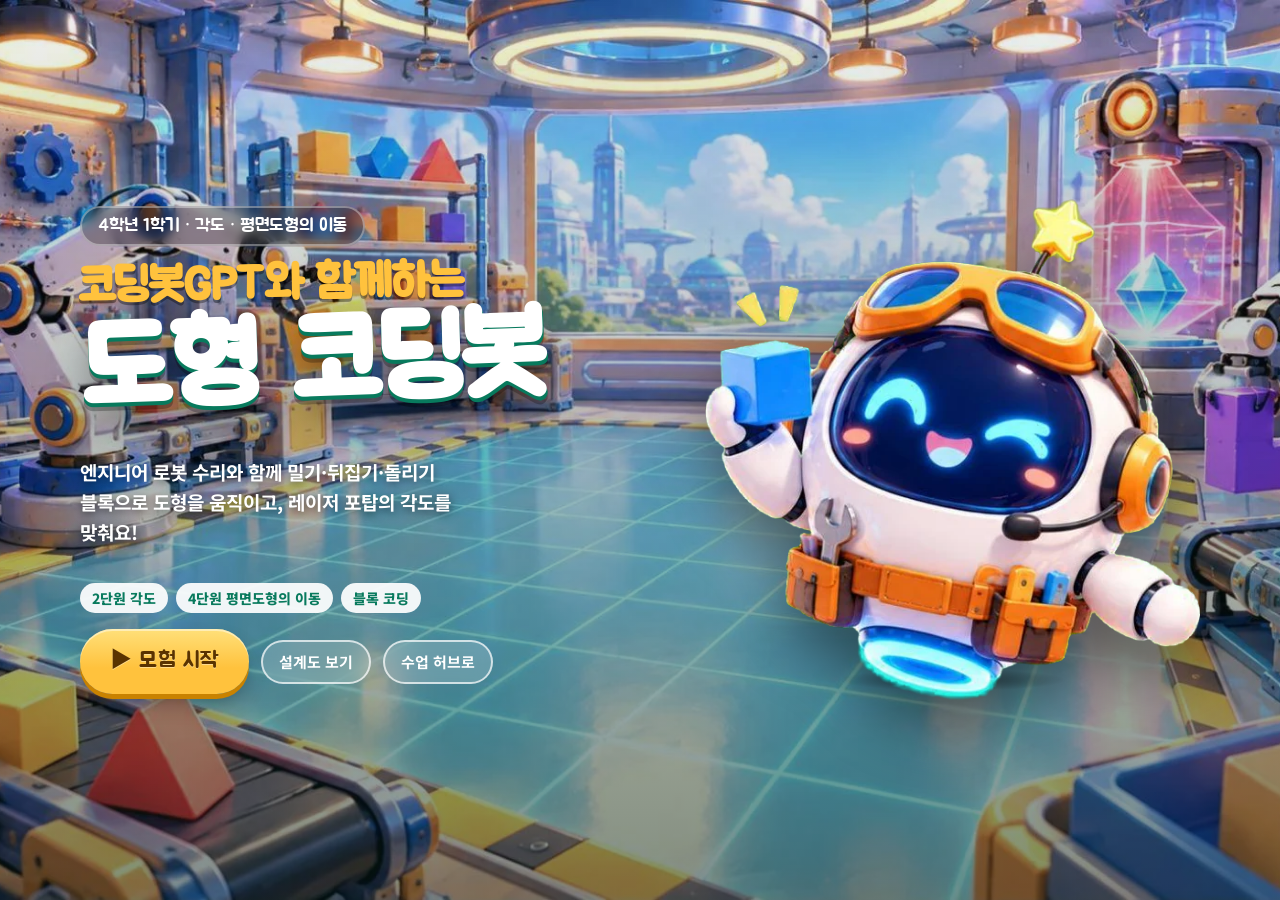
<file: apps/shape-coding-bot.html>
<!doctype html>
<html lang="ko">
<head>
<meta charset="utf-8">
<meta name="viewport" content="width=device-width,initial-scale=1,viewport-fit=cover">
<title>도형 코딩봇</title>
<link rel="preconnect" href="https://fonts.googleapis.com">
<link rel="preconnect" href="https://fonts.gstatic.com" crossorigin>
<link rel="stylesheet" href="https://fonts.googleapis.com/css2?family=Jua&family=Noto+Sans+KR:wght@400;500;700;900&family=Fredoka:wght@500;600;700&display=swap">
<link rel="stylesheet" href="../assets/game.css">
<style>
body{--accent:#10a37f;--accent-2:#4fd6aa;--accent-dark:#087a5d;--accent-soft:#dff6ee;--night:#0b2a26;--paper-2:#eefaf5;--veil:linear-gradient(180deg,rgba(6,30,26,.05),rgba(6,30,26,.5))}
/* 모눈 무대 */
.board-wrap{display:grid;grid-template-columns:minmax(0,1.25fr) minmax(0,1fr);gap:16px;align-items:start}
.board-wrap>*{min-width:0}
.board{width:100%;height:auto;display:block;border-radius:18px;background:#f4fbf8;box-shadow:inset 0 0 0 2px rgba(8,122,93,.25)}
.board .gl{stroke:rgba(8,122,93,.18);stroke-width:1}
.board .ruler{font:700 11px var(--f-num);fill:#6aa392}
.pc{fill:url(#pcGrad);stroke:#065c46;stroke-width:2.5;stroke-linejoin:round}
.ghost{fill:rgba(255,194,61,.18);stroke:#e09a00;stroke-width:3;stroke-dasharray:8 6;stroke-linejoin:round}
.eye-w{fill:#fff}.eye-b{fill:#0b2a26}
.ghost-eye{fill:none;stroke:#e09a00;stroke-width:2.5;stroke-dasharray:4 3}
.pos,.orient,.squash{transition:transform .45s cubic-bezier(.4,.1,.2,1.1);transform-box:view-box;transform-origin:0 0}
.no-anim .pos,.no-anim .orient,.no-anim .squash{transition:none}
.flagimg{pointer-events:none}
.wall-hit{animation:shake .4s}
.prog{display:flex;flex-wrap:wrap;gap:6px;min-height:56px;padding:8px;border-radius:16px;background:#0f3a33;align-content:flex-start}
.prog:empty::before{content:"블록을 눌러 코드를 만드세요";color:#8cc9b6;font-weight:700;font-size:14px;padding:8px}
.blk{border:0;border-radius:12px;padding:7px 12px;font-weight:800;font-size:15px;color:#fff;box-shadow:0 3px 0 rgba(0,0,0,.25);display:inline-flex;align-items:center;gap:6px;min-height:40px}
.blk.slide{background:#2f80ed}.blk.flip{background:#e0458f}.blk.rot{background:#f08c00}
.blk.run{outline:3px solid var(--gold);transform:translateY(-2px) scale(1.06)}
.blk .x{opacity:.7;font-size:12px}
.palette{display:grid;grid-template-columns:repeat(2,minmax(0,1fr));gap:6px}
.palette .blk{justify-content:center}
.pal-title{font-size:13px;font-weight:800;color:var(--ink-3);margin:8px 0 4px}
.nstep{display:flex;align-items:center;gap:8px;font-weight:800;color:var(--ink-2);margin-bottom:4px}
.nstep button{width:36px;height:36px;border-radius:50%;border:2px solid var(--line);background:#fff;font-weight:900;font-size:18px}
.nstep b{font-family:var(--f-num);font-size:22px;color:#2f80ed;min-width:24px;text-align:center}
.run-row{display:flex;gap:8px;flex-wrap:wrap;margin-top:10px}
.console{display:flex;gap:8px;align-items:center;margin-top:10px;background:#0f3a33;border-radius:16px;padding:6px 6px 6px 14px}
.console span{color:#7fe3c2;font-family:ui-monospace,Menlo,monospace;font-weight:700}
.console input{flex:1;min-width:0;border:0;background:transparent;color:#fff;font-size:16px;padding:8px 0;outline:none}
.console input::placeholder{color:#6fa596}
.console button{border:0;border-radius:12px;background:var(--accent);color:#fff;font-weight:800;padding:8px 14px}
.cmdlbl{font-size:13px;color:var(--ink-3);margin-top:6px}
.opt-svg{width:100%;height:auto;display:block}
.pick-grid{display:grid;grid-template-columns:repeat(4,minmax(0,1fr));gap:10px}
.pick-grid .choice{padding:8px}
.orig{display:flex;align-items:center;gap:16px;flex-wrap:wrap;margin-bottom:12px}
.orig svg{width:150px;height:150px}
.orig .act{font-family:var(--f-title);font-size:24px;color:var(--accent-dark);background:var(--accent-soft);border-radius:16px;padding:8px 16px}
.selrow{display:flex;gap:8px;flex-wrap:wrap;align-items:center;margin:8px 0}
.selrow .choice{min-height:48px;padding:8px 16px;flex:0 0 auto}
.selrow .choice.on{border-color:var(--accent);background:var(--accent-soft);color:var(--accent-dark)}
.sentence{font-family:var(--f-title);font-size:clamp(20px,2.6vw,26px);background:var(--paper-2);border-radius:16px;padding:10px 16px;display:inline-block;margin:6px 0}
.sentence b{color:var(--accent-dark)}
/* 각도 */
.angle-svg{width:100%;max-width:640px;height:auto;display:block;margin:0 auto;border-radius:18px;background:linear-gradient(180deg,#0f3a33,#145247)}
.aim-row{display:flex;gap:8px;align-items:center;justify-content:center;flex-wrap:wrap;margin-top:12px}
.aim-row .deg{font-family:var(--f-num);font-weight:700;font-size:34px;color:var(--accent-dark);min-width:100px;text-align:center}
.aim-row button.adj{border:3px solid var(--line);background:#fff;border-radius:14px;min-width:58px;min-height:48px;font-weight:900;font-family:var(--f-num);font-size:18px}
.geo{width:100%;max-width:520px;height:auto;display:block;margin:0 auto 10px}
.geo .shape{fill:rgba(16,163,127,.14);stroke:#087a5d;stroke-width:3;stroke-linejoin:round}
.geo text{font:700 20px var(--f-num);fill:#0b2a26}
.geo .q{fill:#e5484d}
@media (max-width:820px){ .board-wrap{grid-template-columns:1fr} }
@media (max-width:560px){ .pick-grid{grid-template-columns:repeat(2,minmax(0,1fr))} .orig svg{width:110px;height:110px} .blk{font-size:14px;padding:6px 10px} }
</style>
</head>
<body>
<script src="../assets/game.js"></script>
<script>
(function(){
const {rand, pick, shuffle, esc} = Game;
const A = '../assets/';
const W = 8, H = 6, C = 50; // 모눈 8×6, 한 칸 50px = 1 cm
const SHAPES = {
  L:{cells:[[0,0],[0,1],[0,2],[1,2]], eye:[0,0]},
  P:{cells:[[0,0],[1,0],[0,1],[1,1],[0,2]], eye:[1,0]},
  F:{cells:[[1,0],[2,0],[0,1],[1,1],[1,2]], eye:[2,0]},
  G:{cells:[[0,0],[1,0],[2,0],[2,1],[2,2]], eye:[0,0]}
};
/* ---------- 도형 변환 (방향 = 뒤집기 f, 시계 방향 90° 회전 r) ---------- */
function tf([x,y], f, r){ if(f) x = 2-x; for(let k=0;k<r;k++){ [x,y] = [2-y, x]; } return [x,y]; }
function cellsOf(st){ const sh = SHAPES[st.shape]; return sh.cells.map(c=>tf(c, st.f, st.r)).map(([x,y])=>[x+st.x, y+st.y]); }
function eyeOf(st){ const [x,y] = tf(SHAPES[st.shape].eye, st.f, st.r); return [x+st.x, y+st.y]; }
function key(st){ return cellsOf(st).map(c=>c.join(',')).sort().join(';') + '|' + eyeOf(st).join(','); }
const CMD = {
  up:{t:'slide', dx:0, dy:-1, name:'위쪽으로 밀기'}, down:{t:'slide', dx:0, dy:1, name:'아래쪽으로 밀기'},
  left:{t:'slide', dx:-1, dy:0, name:'왼쪽으로 밀기'}, right:{t:'slide', dx:1, dy:0, name:'오른쪽으로 밀기'},
  fh:{t:'flip', name:'오른쪽으로 뒤집기', icon:'⇆'}, fv:{t:'flip', name:'위쪽으로 뒤집기', icon:'⇅'},
  cw90:{t:'rot', name:'시계 방향 90°', icon:'↻'}, cw180:{t:'rot', name:'시계 방향 180°', icon:'↻'}, ccw90:{t:'rot', name:'시계 반대 방향 90°', icon:'↺'}
};
const ARROW = {up:'↑', down:'↓', left:'←', right:'→'};
function apply(st, b){
  const s = {...st}; const c = CMD[b.c];
  if(c.t==='slide'){ s.x += c.dx*b.n; s.y += c.dy*b.n; }
  else if(b.c==='fh'){ s.f ^= 1; s.r = (4-s.r)%4; }
  else if(b.c==='fv'){ s.f ^= 1; s.r = (6-s.r)%4; }
  else if(b.c==='cw90') s.r = (s.r+1)%4; else if(b.c==='cw180') s.r = (s.r+2)%4; else if(b.c==='ccw90') s.r = (s.r+3)%4;
  return s;
}
const inside = s => s.x>=0 && s.y>=0 && s.x<=W-3 && s.y<=H-3;
function bfs(start, goalKey, allowed){
  const q=[[start,0]], seen=new Set([key(start)+start.x+','+start.y]);
  while(q.length){ const [s,d]=q.shift(); if(key(s)===goalKey) return d;
    for(const c of allowed){ const ns = CMD[c].t==='slide' ? [1,2,3,4,5].map(n=>({c,n})) : [{c,n:1}];
      for(const b of ns){ const t = apply(s,b); if(!inside(t)) continue; const k = key(t)+t.x+','+t.y; if(seen.has(k)) continue; seen.add(k); q.push([t,d+1]); } } }
  return 99;
}
function blockLabel(b){ const c = CMD[b.c]; return c.t==='slide' ? `${ARROW[b.c]} ${c.name.replace('으로 밀기','')} ${b.n}칸` : `${c.icon} ${c.name}`; }

/* ---------- 그리기 ---------- */
function pieceSVG(st, cls='pc', withEye=true){
  const sh = SHAPES[st.shape];
  const cells = sh.cells.map(([x,y])=>`<rect x="${x*C}" y="${y*C}" width="${C}" height="${C}" rx="7" class="${cls}"/>`).join('');
  const [ex,ey] = sh.eye;
  const eye = withEye ? (cls==='pc' ? `<circle cx="${ex*C+C*0.5}" cy="${ey*C+C*0.5}" r="13" class="eye-w"/><circle cx="${ex*C+C*0.58}" cy="${ey*C+C*0.45}" r="6" class="eye-b"/>` : `<circle cx="${ex*C+C*0.5}" cy="${ey*C+C*0.5}" r="12" class="ghost-eye"/>`) : '';
  return cells + eye;
}
function orientT(st){ return `translate(${1.5*C}px,${1.5*C}px) rotate(${st.r*90}deg) scale(${st.f?-1:1},1) translate(${-1.5*C}px,${-1.5*C}px)`; }
function staticPiece(st, cls){ // SVG 변환 속성으로 (애니메이션 없이)
  return `<g transform="translate(${st.x*C},${st.y*C}) translate(${1.5*C},${1.5*C}) rotate(${st.r*90}) scale(${st.f?-1:1},1) translate(${-1.5*C},${-1.5*C})">${pieceSVG(st, cls)}</g>`;
}
function gridSVG(w=W, h=H, ruler=true){
  let g=''; for(let i=0;i<=w;i++) g+=`<line class="gl" x1="${i*C}" y1="0" x2="${i*C}" y2="${h*C}"/>`; for(let j=0;j<=h;j++) g+=`<line class="gl" x1="0" y1="${j*C}" x2="${w*C}" y2="${j*C}"/>`;
  if(ruler) g += `<text class="ruler" x="${w*C-4}" y="${h*C-6}" text-anchor="end">한 칸 = 1 cm</text>`;
  return g;
}
const DEFS = `<defs><linearGradient id="pcGrad" x1="0" y1="0" x2="0" y2="1"><stop offset="0" stop-color="#4fe0b4"/><stop offset="1" stop-color="#10a37f"/></linearGradient></defs>`;

/* ---------- 코딩 무대 위젯 ---------- */
function codingWidget(box, api, {start, goal, allowed, minBlocks, note}){
  const goalKey = key(goal); let prog = [], nSlide = 1, cur = {...start}, running = false;
  box.innerHTML = `<div class="board-wrap">
    <div><svg class="board" viewBox="-4 -4 ${W*C+8} ${H*C+8}" aria-label="모눈 무대">${DEFS}${gridSVG()}
      <g>${staticPiece(goal,'ghost')}</g>
      <image class="flagimg" href="${A}bot/flag.webp" x="${(goal.x+2.2)*C}" y="${(goal.y-0.55)*C}" width="${C*0.9}" height="${C*0.9}"/>
      <g class="pos"><g class="squash"><g class="orient">${pieceSVG(start)}</g></g></g></svg>
      <p class="cmdlbl">점선 = 목표 자리 · 초록 조각에 <b>눈</b>이 있으니 방향을 잘 보세요${minBlocks?` · 최소 <b>${minBlocks}</b>블록으로 가능`:''}</p></div>
    <div><div class="pal-title">내 코드</div><div class="prog" id="prog"></div>
      <div class="run-row"><button class="jbtn good sm" type="button" id="runBtn">▶ 실행</button><button class="jbtn white sm" type="button" id="clrBtn">↺ 지우기</button></div>
      <div class="pal-title">블록</div>
      ${allowed.some(c=>CMD[c].t==='slide')?`<div class="nstep">밀 칸 수 <button type="button" id="nMinus" aria-label="칸 수 줄이기">−</button><b id="nVal">1</b><button type="button" id="nPlus" aria-label="칸 수 늘리기">+</button></div>`:''}
      <div class="palette">${allowed.map(c=>`<button class="blk ${CMD[c].t}" type="button" data-c="${c}">${CMD[c].t==='slide'?ARROW[c]+' '+CMD[c].name.replace('으로 밀기',''):CMD[c].icon+' '+CMD[c].name}</button>`).join('')}</div>
      <div class="console"><span>&gt;_</span><input id="cmdIn" type="text" autocomplete="off" placeholder="말로 명령: 오른쪽 3, 시계 90, 좌우 뒤집기, 실행" aria-label="말로 명령하기"><button type="button" id="cmdGo">입력</button></div>
    </div></div>`;
  const svg = box.querySelector('.board'), gPos = svg.querySelector('.pos'), gSq = svg.querySelector('.squash'), gOr = svg.querySelector('.orient');
  let angle = 0, sx = 1;
  function setPose(st, instant){ if(instant) svg.classList.add('no-anim'); gPos.style.transform = `translate(${st.x*C}px,${st.y*C}px)`; gOr.style.transform = `translate(${1.5*C}px,${1.5*C}px) rotate(${angle}deg) scale(${sx},1) translate(${-1.5*C}px,${-1.5*C}px)`; if(instant){ void svg.getBoundingClientRect(); svg.classList.remove('no-anim'); } }
  function resetPose(){ cur = {...start}; angle = start.r*90; sx = start.f?-1:1; setPose(cur, true); }
  resetPose();
  const progEl = box.querySelector('#prog');
  function drawProg(){ progEl.innerHTML = prog.map((b,i)=>`<button class="blk ${CMD[b.c].t}" type="button" data-i="${i}" title="눌러서 빼기">${blockLabel(b)} <span class="x">✕</span></button>`).join(''); progEl.querySelectorAll('.blk').forEach(el=>el.onclick=()=>{ if(running||api.locked) return; prog.splice(+el.dataset.i,1); drawProg(); Game.Sound.tick(); }); }
  function add(c, n){ if(running||api.locked) return; if(prog.length>=12){ Game.toast('블록은 12개까지예요'); return; } prog.push({c, n: CMD[c].t==='slide' ? (n||nSlide) : 1}); drawProg(); Game.Sound.pop(); }
  box.querySelectorAll('.palette .blk').forEach(b=>b.onclick=()=>add(b.dataset.c));
  const nv = box.querySelector('#nVal'); if(nv){ box.querySelector('#nMinus').onclick=()=>{ nSlide=Math.max(1,nSlide-1); nv.textContent=nSlide; }; box.querySelector('#nPlus').onclick=()=>{ nSlide=Math.min(5,nSlide+1); nv.textContent=nSlide; }; }
  box.querySelector('#clrBtn').onclick=()=>{ if(running) return; prog=[]; drawProg(); resetPose(); };
  const sleep = ms => new Promise(r=>setTimeout(r,ms));
  async function run(){
    if(running||api.locked) return; if(!prog.length){ Game.toast('먼저 블록을 넣어 주세요'); return; }
    running = true; resetPose(); await sleep(250); let hitWall = false;
    for(let i=0;i<prog.length;i++){
      const b = prog[i]; progEl.querySelectorAll('.blk').forEach((el,k)=>el.classList.toggle('run', k===i));
      const nx = apply(cur, b);
      if(!inside(nx)){ hitWall = true; svg.classList.add('wall-hit'); Game.Sound.bad(); await sleep(450); svg.classList.remove('wall-hit'); break; }
      if(CMD[b.c].t==='slide'){ cur = nx; setPose(cur); Game.Sound.tick(); await sleep(520); }
      else if(CMD[b.c].t==='rot'){ angle += b.c==='cw90'?90:b.c==='cw180'?180:-90; cur = nx; setPose(cur); Game.Sound.whoosh(); await sleep(560); }
      else { // 뒤집기: 납작해졌다가 펴짐
        gSq.style.transform = `translate(${1.5*C}px,${1.5*C}px) scale(${b.c==='fh'?0.02:1},${b.c==='fv'?0.02:1}) translate(${-1.5*C}px,${-1.5*C}px)`; Game.Sound.whoosh(); await sleep(260);
        cur = nx; angle = cur.r*90; sx = cur.f?-1:1; setPose(cur, true);
        gSq.style.transform = ''; await sleep(320);
      }
    }
    progEl.querySelectorAll('.blk').forEach(el=>el.classList.remove('run'));
    running = false;
    api.submit({st:cur, wall:hitWall, blocks:prog.length});
    if(!api.locked) setTimeout(()=>{ if(!api.locked) resetPose(); }, 900);
  }
  box.querySelector('#runBtn').onclick = run;
  // 말로 명령하기 (규칙 해석기)
  const cin = box.querySelector('#cmdIn');
  function parse(t){
    t = t.replace(/\s+/g,' ').trim(); const num = (t.match(/\d+/)||[])[0];
    if(/실행|시작|run/i.test(t)) return {run:true};
    if(/지워|처음|초기|리셋/.test(t)) return {clear:true};
    if(/뒤집/.test(t)){ if(/위|아래|상하/.test(t)) return {c:'fv'}; return {c:'fh'}; }
    if(/반대/.test(t) && /90|돌/.test(t)) return {c: num==='270'?'cw90':'ccw90'};
    if(/시계|돌려|돌리/.test(t)){ if(num==='180') return {c:'cw180'}; if(num==='270') return {c:'ccw90'}; return {c:'cw90'}; }
    const n = Math.max(1, Math.min(5, +(num||1)));
    if(/오른/.test(t)) return {c:'right', n}; if(/왼/.test(t)) return {c:'left', n}; if(/위/.test(t)) return {c:'up', n}; if(/아래|밑/.test(t)) return {c:'down', n};
    return null;
  }
  function doCmd(){
    const t = cin.value.trim(); if(!t) return; cin.value='';
    const p = parse(t);
    if(!p){ Game.say(`"${esc(t)}"는 아직 못 알아들었어요. <b>오른쪽 3</b>, <b>위 2</b>, <b>시계 90</b>, <b>시계 반대 90</b>, <b>좌우 뒤집기</b>, <b>상하 뒤집기</b>, <b>실행</b>처럼 말해 주세요.`, 'think'); return; }
    if(p.run){ run(); return; } if(p.clear){ prog=[]; drawProg(); resetPose(); Game.say('코드를 모두 지웠어요.', 'happy'); return; }
    if(!allowed.includes(p.c)){ Game.say(`이번 미션에서는 <b>${CMD[p.c].name}</b> 블록을 쓸 수 없어요.`, 'wow'); return; }
    add(p.c, p.n); Game.say(`알아들었어요! <b>${blockLabel({c:p.c, n:p.n||1})}</b> 블록을 넣었어요.`, 'happy');
  }
  box.querySelector('#cmdGo').onclick = doCmd; cin.addEventListener('keydown', e=>{ if(e.key==='Enter' && !e.isComposing){ e.preventDefault(); doCmd(); } });
  drawProg();
  return {goalKey};
}
function codingCheck(goal, minBlocks){
  const gk = key(goal);
  return v=>{
    if(!v || !v.st) return false;
    if(v.wall) return '조각이 무대 밖으로 나가려고 해서 멈췄어요. 칸 수를 줄여 보세요.';
    if(key(v.st)===gk){ return true; }
    const sameShape = key({...v.st, x:goal.x, y:goal.y})===key(goal);
    if(sameShape){ const dx = goal.x - v.st.x, dy = goal.y - v.st.y; const parts=[]; if(dx) parts.push(`${dx>0?'오른쪽':'왼쪽'}으로 ${Math.abs(dx)}칸`); if(dy) parts.push(`${dy>0?'아래쪽':'위쪽'}으로 ${Math.abs(dy)}칸`); return `방향은 딱 맞아요! 위치만 ${parts.join(', ')} 더 가야 해요.`; }
    // 같은 자리에서 방향 비교
    for(const r of [1,2,3]){ const t={...v.st, r:(v.st.r+r)%4}; if(key({...t,x:goal.x,y:goal.y})===gk) return `모양이 목표와 다르게 돌아가 있어요. 시계 방향으로 ${r*90}°를 더 돌리면 맞아요.`; }
    return '모양이 목표와 다르게 뒤집혀 있어요. 뒤집기 블록이 필요해요. 조각의 눈 위치를 목표와 비교해 보세요.';
  };
}
function makePuzzle(allowed, minD, maxD, shape){
  for(let tries=0; tries<400; tries++){
    const start = {shape: shape||pick(Object.keys(SHAPES)), x:rand(0,W-3), y:rand(0,H-3), f:0, r:rand(0,3)};
    let s = {...start}; const k = rand(minD, maxD);
    for(let i=0;i<k;i++){ const c = pick(allowed); const b = {c, n: CMD[c].t==='slide'?rand(1,4):1}; const t = apply(s,b); if(inside(t)) s = t; }
    if(key(s)===key(start)) continue;
    const d = bfs(start, key(s), allowed);
    if(d>=minD && d<=maxD) return {start, goal:s, min:d};
  }
  const start={shape:'L',x:0,y:1,f:0,r:0}; return {start, goal:{...start,x:3}, min:1};
}
function codingQ({allowed, minD, maxD, title, kicker, say, shape, solutionNote}){
  const pz = makePuzzle(allowed, minD, maxD, shape);
  // 최단 코드 하나 찾기 (풀이용)
  const sol = solvePath(pz.start, key(pz.goal), allowed);
  return { kicker, title, say,
    render(box, api){ codingWidget(box, api, {start:pz.start, goal:pz.goal, allowed, minBlocks:pz.min}); },
    check: codingCheck(pz.goal, pz.min),
    hint:'목표 자리와 초록 조각의 눈 위치를 비교해 보세요.',
    solution:`가장 짧은 코드 예: ${sol.map(b=>`<span class="blk ${CMD[b.c].t}" style="display:inline-flex;margin:2px">${blockLabel(b)}</span>`).join(' ')}<br>${solutionNote||'같은 결과를 내는 코드는 여러 가지일 수 있어요.'}`,
    praise: '' , _min: pz.min };
}
function solvePath(start, gk, allowed){
  const q=[[start,[]]], seen=new Set([key(start)+start.x+','+start.y]);
  while(q.length){ const [s,path]=q.shift(); if(key(s)===gk) return path;
    for(const c of allowed){ for(const b of (CMD[c].t==='slide'?[1,2,3,4,5].map(n=>({c,n})):[{c,n:1}])){ const t=apply(s,b); if(!inside(t)) continue; const k=key(t)+t.x+','+t.y; if(seen.has(k)) continue; seen.add(k); q.push([t,[...path,b]]); } } }
  return [];
}
/* 작은 그림 (예상하기 보기) */
function miniSVG(st, extra=''){ const s={...st, x:0, y:0}; return `<svg class="opt-svg" viewBox="-6 -6 162 162" aria-hidden="true">${DEFS}${gridSVG(3,3,false)}${staticPiece(s,'pc')}${extra}</svg>`; }

/* ---------- 미션 1: 밀기 훈련 ---------- */
function m1(i){
  if(i<2){
    const pts='ㄱㄴㄷㄹ'; const name = pts[i];
    const x0 = rand(1,6), y0 = rand(1,4); const dir = pick(['오른','왼','위','아래']); const maxn = dir==='오른'?7-x0:dir==='왼'?x0:dir==='위'?y0:5-y0; const n = rand(1, Math.max(1,maxn));
    const x1 = x0 + (dir==='오른'?n:dir==='왼'?-n:0), y1 = y0 + (dir==='아래'?n:dir==='위'?-n:0);
    const ans = dir+n;
    return { kicker:'점의 이동 · 교과서 88쪽', title:`점 ${name}이(가) 어떻게 움직였는지 문장을 완성하세요.`,
      say: i===0 ? '점을 밀면 <b>위치</b>만 바뀌어요. 몇 칸(몇 cm) 움직였는지 세어 봐요.' : null,
      render(box, api){
        box.innerHTML = `<svg class="board" viewBox="-4 -4 ${W*C+8} ${H*C+8}" style="max-width:520px;margin:0 auto 10px">${gridSVG()}
          <line x1="${x0*C}" y1="${y0*C}" x2="${x1*C}" y2="${y1*C}" stroke="#e09a00" stroke-width="4" stroke-dasharray="8 6" marker-end="url(#ah)"/>
          <defs><marker id="ah" markerUnits="userSpaceOnUse" markerWidth="18" markerHeight="18" refX="16" refY="9" orient="auto"><path d="M0 0 18 9 0 18z" fill="#e09a00"/></marker></defs>
          <circle cx="${x0*C}" cy="${y0*C}" r="9" fill="#10a37f" stroke="#fff" stroke-width="3"/><text x="${x0*C-14}" y="${y0*C-14}" font-size="20" font-weight="800" fill="#087a5d">${name}</text>
          <circle cx="${x1*C}" cy="${y1*C}" r="9" fill="#fff" stroke="#e09a00" stroke-width="3" stroke-dasharray="4 3"/></svg>
          <div class="sentence">점 ${name}을(를) <b id="sd">□</b>쪽으로 <b id="sn">□</b> cm 밀었습니다.</div>
          <div class="selrow">${['오른','왼','위','아래'].map(d=>`<button class="choice" type="button" data-d="${d}">${d}쪽</button>`).join('')}</div>
          <div class="selrow">${[1,2,3,4,5,6,7].map(k=>`<button class="choice" type="button" data-n="${k}">${k} cm</button>`).join('')}</div>
          <div class="next-row" style="margin-top:6px"><button class="jbtn sm" type="button" id="sOk">확인</button></div>`;
        let d=null, k=null;
        box.querySelectorAll('[data-d]').forEach(b=>b.onclick=()=>{ d=b.dataset.d; box.querySelectorAll('[data-d]').forEach(x=>x.classList.toggle('on',x===b)); box.querySelector('#sd').textContent=d; Game.Sound.tick(); });
        box.querySelectorAll('[data-n]').forEach(b=>b.onclick=()=>{ k=b.dataset.n; box.querySelectorAll('[data-n]').forEach(x=>x.classList.toggle('on',x===b)); box.querySelector('#sn').textContent=k; Game.Sound.tick(); });
        box.querySelector('#sOk').onclick=()=>{ if(!d||!k){ Game.toast('방향과 길이를 모두 골라 주세요'); return; } api.submit(d+k); };
      },
      check:v=>{ if(v===ans) return true; if(String(v).startsWith(dir)) return '방향은 맞아요! 점선 화살표가 지나는 칸을 하나씩 세어 보세요. 한 칸이 1 cm예요.'; return '방향을 다시 보세요. 화살표가 어느 쪽을 가리키나요?'; },
      solution:`점 ${name}은(는) <b>${dir}쪽으로 ${n} cm</b> 움직였어요. 모눈 한 칸이 1 cm예요.` };
  }
  return codingQ({allowed:['up','down','left','right'], minD: i===2?1:2, maxD: i===2?1:2, kicker:'밀기 코딩', title:'초록 조각을 <em>밀어서</em> 점선 자리에 넣는 코드를 만드세요.',
    say: i===2 ? '블록을 눌러 코드를 만들고 ▶ 실행! 아래 검은 칸에 <b>"오른쪽 3"</b>처럼 말로 명령해도 돼요.' : null, solutionNote:'밀면 모양은 그대로이고 위치만 바뀌어요.'});
}

/* ---------- 미션 2·3: 뒤집기 / 돌리기 예상 ---------- */
function predictQ(action, kicker){
  const shape = pick(Object.keys(SHAPES)), st = {shape, x:0, y:0, f:0, r:rand(0,3)};
  const res = apply(st, {c:action, n:1});
  const cands = [res, apply(st,{c:'cw90',n:1}), apply(st,{c:'ccw90',n:1}), apply(st,{c:'fh',n:1}), apply(st,{c:'fv',n:1}), apply(st,{c:'cw180',n:1}), st];
  const opts=[]; const seen=new Set(); for(const c of cands){ const k=key(c); if(!seen.has(k)){ seen.add(k); opts.push(c); } if(opts.length===4) break; }
  const order = shuffle(opts.map((o,k)=>k));
  return { kicker, title:`초록 조각을 <em>${CMD[action].name}</em> 하면 어떤 모양이 될까요?`,
    render(box, api){ box.innerHTML = `<div class="orig">${miniSVG(st).replace('class="opt-svg"','')}<span class="act">${CMD[action].icon} ${CMD[action].name}</span><span style="font-size:34px">→ ?</span></div>`;
      const g = document.createElement('div'); g.className='pick-grid'; box.appendChild(g);
      order.forEach(k=>{ const b=document.createElement('button'); b.className='choice'; b.type='button'; b.innerHTML=miniSVG(opts[k]); b.onclick=()=>{ if(api.locked||b.disabled) return; Game.cur.lastBtn=b; api.submit(k); }; g.appendChild(b); }); },
    check:v=> v===0 ? true : (action==='fh'||action==='fv' ? `뒤집으면 ${action==='fh'?'왼쪽과 오른쪽':'위쪽과 아래쪽'}이 서로 바뀌어요. 눈이 어디로 가는지 보세요.` : `시계 방향은 시계 바늘이 도는 방향이에요. 위쪽에 있던 부분이 ${action==='ccw90'?'왼쪽':'오른쪽'}으로 가요.`),
    solution:`<div style="display:flex;align-items:center;gap:10px;flex-wrap:wrap"><div style="width:120px">${miniSVG(st)}</div><b>${CMD[action].name}</b> →<div style="width:120px">${miniSVG(res)}</div></div>` };
}
function m2(i){
  if(i===0) return predictQ('fh','뒤집기 예상');
  if(i===1) return codingQ({allowed:['fh','fv','up','down','left','right'], minD:2, maxD:2, kicker:'뒤집기 코딩', title:'뒤집기와 밀기로 점선 자리에 넣어 보세요.', say:'뒤집기 블록이 생겼어요! 오른쪽으로 뒤집으면 왼쪽과 오른쪽이 바뀌어요.'});
  if(i===2) return predictQ('fv','뒤집기 예상');
  return { kicker:'발견!', title:'오른쪽으로 뒤집은 모양과 왼쪽으로 뒤집은 모양은 어떨까요?',
    render(box, api){ const st={shape:'L',x:0,y:0,f:0,r:0}; const res=apply(st,{c:'fh',n:1}); box.innerHTML=`<div class="orig"><div style="width:120px">${miniSVG(st)}</div><span class="act">⇆ 오른쪽으로</span><div style="width:120px">${miniSVG(res)}</div></div>`; api.choices(box, ['서로 같다','서로 다르다','알 수 없다']); },
    check:v=> v==='서로 같다' ? true : '왼쪽으로 뒤집어도, 오른쪽으로 뒤집어도 왼쪽과 오른쪽이 바뀌기만 해요. 직접 생각해 보세요!',
    solution:'오른쪽으로 뒤집기와 왼쪽으로 뒤집기는 결과가 <b>같아요</b>. 위쪽·아래쪽으로 뒤집기도 서로 같아요. 그래서 코딩봇에는 뒤집기 블록이 두 개만 있어요!',
    praise:'그래서 블록이 두 개만 있어도 충분해요!' };
}
function m3(i){
  if(i===0) return predictQ('cw90','돌리기 예상');
  if(i===1) return codingQ({allowed:['cw90','cw180','ccw90','up','down','left','right'], minD:2, maxD:2, kicker:'돌리기 코딩', title:'돌리기와 밀기로 점선 자리에 넣어 보세요.', say:'돌리기 블록 등장! 돌려도 위치는 그대로, 방향만 바뀌어요.'});
  if(i===2) return { kicker:'발견!', title:'시계 방향으로 90°씩 <em>4번</em> 돌리면 어떻게 될까요?',
    render(box, api){ const st={shape:'F',x:0,y:0,f:0,r:0}; box.innerHTML=`<div class="orig">${[0,1,2,3,4].map(k=>`<div style="width:${k?84:110}px">${miniSVG({...st,r:k%4})}</div>`).join('<span>↻</span>')}</div>`; api.choices(box, ['처음 모양과 같다','거꾸로 뒤집힌다','왼쪽으로 돌아간다']); },
    check:v=> v==='처음 모양과 같다' ? true : '90° × 4 = 360°예요. 한 바퀴를 돌면 어떻게 될까요?',
    solution:'90°를 4번 돌리면 90° × 4 = <b>360°</b>, 한 바퀴를 돌아 <b>처음 모양</b>이 돼요.' };
  return { kicker:'발견!', title:'<em>시계 방향 90°</em>와 결과가 같은 것은?',
    render(box, api){ api.choices(box, ['시계 반대 방향 270°','시계 반대 방향 90°','시계 방향 180°','위쪽으로 뒤집기'], {cols:2}); },
    check:v=> v==='시계 반대 방향 270°' ? true : '시계 반대 방향으로 몇 번 돌려야 시계 방향 90°와 같은 자리에 올까요? 한 바퀴는 360°예요.',
    solution:'시계 방향 90° = 시계 반대 방향 <b>270°</b> (90° + 270° = 360°, 한 바퀴)' };
}
/* ---------- 미션 4: 코드 퍼즐 ---------- */
function m4(i){
  const all = ['up','down','left','right','fh','fv','cw90','cw180','ccw90'];
  return codingQ({allowed:all, minD: i<2?3:3, maxD: i<2?3:4, kicker:'코드 퍼즐', title:'밀기·뒤집기·돌리기를 섞어서 점선 자리에 넣어 보세요. <em>최소 블록</em>에 도전!',
    say: i===0 ? '이제 모든 블록을 쓸 수 있어요. 순서가 중요해요! 먼저 방향을 맞추고 나중에 밀어 보세요.' : null });
}

/* ---------- 각도 그리기 ---------- */
const deg2 = d => d*Math.PI/180;
function angleFig(a, opt={}){
  const cx=300, cy=280, L=230, x1=cx+L, y1=cy, x2=cx+L*Math.cos(deg2(a)), y2=cy-L*Math.sin(deg2(a));
  let pro='';
  if(opt.protractor){
    pro += `<path d="M${cx-200} ${cy} A200 200 0 0 1 ${cx+200} ${cy} Z" fill="rgba(255,255,255,.16)" stroke="#bff3e1" stroke-width="2"/>`;
    for(let t=0;t<=180;t+=5){ const r1 = t%10?188:180, r2=200; pro += `<line x1="${cx+r1*Math.cos(deg2(t))}" y1="${cy-r1*Math.sin(deg2(t))}" x2="${cx+r2*Math.cos(deg2(t))}" y2="${cy-r2*Math.sin(deg2(t))}" stroke="#bff3e1" stroke-width="${t%10?1:2}"/>`; if(t%30===0) pro += `<text x="${cx+163*Math.cos(deg2(t))}" y="${cy-163*Math.sin(deg2(t))+5}" text-anchor="middle" font-size="14" font-weight="700" fill="#e8fff6">${t}</text>`; }
  }
  const arcR = 50, large = a>180?1:0;
  return `<svg class="angle-svg" viewBox="0 0 600 320" aria-label="각">${pro}
    <path d="M${cx+arcR} ${cy} A${arcR} ${arcR} 0 ${large} 0 ${cx+arcR*Math.cos(deg2(a))} ${cy-arcR*Math.sin(deg2(a))}" fill="none" stroke="#ffc23d" stroke-width="5"/>
    ${a===90?`<path d="M${cx+28} ${cy} V${cy-28} H${cx}" fill="none" stroke="#ffc23d" stroke-width="4"/>`:''}
    <line x1="${cx}" y1="${cy}" x2="${x1}" y2="${y1}" stroke="#fff" stroke-width="6" stroke-linecap="round"/>
    <line x1="${cx}" y1="${cy}" x2="${x2}" y2="${y2}" stroke="#fff" stroke-width="6" stroke-linecap="round"/>
    <circle cx="${cx}" cy="${cy}" r="8" fill="#ffc23d"/>
    ${opt.label?`<text x="${cx+70*Math.cos(deg2(a/2))}" y="${cy-70*Math.sin(deg2(a/2))+8}" text-anchor="middle" font-size="26" font-weight="800" fill="#ffc23d">${opt.label}</text>`:''}</svg>`;
}
function laserFig(target, aim, hit){
  const cx=300, cy=292, R=480; const tx=cx+240*Math.cos(deg2(target)), ty=cy-240*Math.sin(deg2(target));
  const lx=cx+R*Math.cos(deg2(aim)), ly=cy-R*Math.sin(deg2(aim));
  let pro=''; for(let t=0;t<=180;t+=10){ const r1=t%30?54:48; pro+=`<line x1="${cx+r1*Math.cos(deg2(t))}" y1="${cy-r1*Math.sin(deg2(t))}" x2="${cx+62*Math.cos(deg2(t))}" y2="${cy-62*Math.sin(deg2(t))}" stroke="#bff3e1" stroke-width="2"/>`; }
  return `<svg class="angle-svg" viewBox="0 0 600 320" aria-label="레이저 무대"><defs><clipPath id="cp"><rect width="600" height="320"/></clipPath></defs>
    <line x1="0" y1="${cy}" x2="600" y2="${cy}" stroke="rgba(255,255,255,.35)" stroke-width="2"/>
    ${pro}<path d="M${cx-62} ${cy} A62 62 0 0 1 ${cx+62} ${cy}" fill="none" stroke="#bff3e1" stroke-width="2"/>
    <image href="${A}bot/crystal.webp" x="${tx-34}" y="${ty-34}" width="68" height="68" class="${hit?'':'flagimg'}"/>
    <g clip-path="url(#cp)"><line x1="${cx}" y1="${cy}" x2="${lx}" y2="${ly}" stroke="${hit===false?'#ff6b8a':'#7dffd8'}" stroke-width="${hit==null?3:7}" stroke-dasharray="${hit==null?'10 8':'0'}" stroke-linecap="round" opacity="${hit==null?.8:1}"/></g>
    <image href="${A}bot/turret.webp" x="${cx-46}" y="${cy-70}" width="92" height="92"/>
    ${hit?`<circle cx="${tx}" cy="${ty}" r="46" fill="none" stroke="#ffc23d" stroke-width="6" opacity=".9"><animate attributeName="r" from="30" to="70" dur=".6s" fill="freeze"/><animate attributeName="opacity" from="1" to="0" dur=".6s" fill="freeze"/></circle>`:''}</svg>`;
}
/* ---------- 미션 5: 각도 레이저 ---------- */
function m5(i){
  if(i===0){
    const a = rand(25,160);
    return { kicker:'각도 어림하기', title:'이 각은 약 몇 도일까요? <em>어림</em>해서 써 보세요.',
      say:'직각(90°)보다 큰지 작은지 먼저 생각하면 어림이 쉬워요! 오차 10° 안이면 성공!',
      render(box, api){ box.innerHTML = angleFig(a); api.input(box, {placeholder:'약 몇 도?', unit:'°', sm:true}); },
      check:v=>{ if(Math.abs(v-a)<=10) return true; return v<a ? '조금 더 큰 각이에요. 직각(90°)과 비교해 보세요.' : '조금 더 작은 각이에요. 직각(90°)과 비교해 보세요.'; },
      after(box){ const el=document.querySelector('.q-box .angle-svg'); if(el){ const w=document.createElement('div'); w.innerHTML=angleFig(a,{protractor:true, label:a+'°'}); el.replaceWith(w.firstElementChild); } },
      solution:`${angleFig(a,{protractor:true,label:a+'°'})}각도기로 재면 <b>${a}°</b>예요.`,
      praise:`실제로는 ${a}°예요!` };
  }
  if(i<=2){
    const kind = pick(['예각','둔각','직각','예각','둔각']); const a = kind==='예각'?rand(15,80):kind==='둔각'?rand(100,170):90;
    return { kicker:'각 분류', title:'이 각은 예각, 직각, 둔각 중 무엇일까요?',
      render(box, api){ box.innerHTML = angleFig(a); api.choices(box, ['예각','직각','둔각'], {cols:3}); },
      check:v=> v===kind ? true : '예각은 0°보다 크고 직각보다 작은 각, 둔각은 직각보다 크고 180°보다 작은 각이에요.',
      after(box){ const el=document.querySelector('.q-box .angle-svg'); if(el){ const w=document.createElement('div'); w.innerHTML=angleFig(a,{protractor:true,label:a+'°'}); el.replaceWith(w.firstElementChild); } },
      solution:`${angleFig(a,{protractor:true,label:a+'°'})}${a}°는 <b>${kind}</b>이에요. (예각: 0°보다 크고 90°보다 작은 각, 둔각: 90°보다 크고 180°보다 작은 각)` };
  }
  const target = pick([30,45,60,75,105,120,135,150].filter(t=>t!==90));
  return { kicker:'레이저 발사', title:`포탑을 돌려 수정을 맞히세요! 각도를 맞추고 발사!`,
    say: i===3 ? '바닥선에서부터 잰 각도예요. 각도기 눈금을 보고 몇 도인지 맞춰 봐요.' : null,
    render(box, api){
      let aim = 90;
      box.innerHTML = `<div id="lz">${laserFig(target, aim, null)}</div><div class="aim-row"><button class="adj" type="button" data-d="-15">−15</button><button class="adj" type="button" data-d="-5">−5</button><span class="deg" id="aimV">90°</span><button class="adj" type="button" data-d="5">+5</button><button class="adj" type="button" data-d="15">+15</button><button class="jbtn good sm" type="button" id="fire">발사!</button></div>`;
      const lz = box.querySelector('#lz'), av = box.querySelector('#aimV');
      box.querySelectorAll('.adj').forEach(b=>b.onclick=()=>{ if(api.locked) return; aim = Math.max(0, Math.min(180, aim + +b.dataset.d)); av.textContent = aim+'°'; lz.innerHTML = laserFig(target, aim, null); Game.Sound.tick(); });
      box.querySelector('#fire').onclick=()=>{ if(api.locked) return; const hit = aim===target; lz.innerHTML = laserFig(target, aim, hit); Game.Sound.whoosh(); setTimeout(()=>api.submit(aim), 350); };
    },
    check:v=>{ if(v===target) return true; const d = target - v; return `빗나갔어요! 목표는 지금보다 <b>${Math.abs(d)}°</b> ${d>0?'더 크게(왼쪽 위로)':'더 작게(오른쪽 아래로)'} 돌려야 해요.`; },
    solution:`목표 수정은 바닥선에서 <b>${target}°</b> 방향에 있어요. 각도기의 안쪽 눈금 0에서 시작해 ${target}까지 세어요.`,
    praise:`정확히 ${target}°!` };
}
/* ---------- 미션 6: 각도 탐정 ---------- */
function triFig(A,B,Cq){ // 밑변 위 두 각 A,B, 꼭대기 C
  const Lb=360, ox=80, oy=260; const a=deg2(A), b=deg2(B);
  const t = Math.sin(b)/Math.sin(a+b); const px = ox + Lb*t*Math.cos(a), py = oy - Lb*t*Math.sin(a);
  const k = Math.min(1, 220/(oy-py)); // 너무 높으면 줄이기
  const P=[[ox,oy],[ox+Lb,oy],[px,py]].map(([x,y])=>[ox+(x-ox)*k+ (1-k)*90, oy-(oy-y)*k]);
  const lab=(p,q,r,txt,cls)=>{ const mx=(q[0]+r[0])/2-p[0], my=(q[1]+r[1])/2-p[1]; const m=Math.hypot(mx,my)||1; return `<text x="${p[0]+mx/m*44}" y="${p[1]+my/m*44+7}" text-anchor="middle" class="${cls||''}">${txt}</text>`; };
  return `<svg class="geo" viewBox="0 0 520 300"><polygon class="shape" points="${P.map(p=>p.join(',')).join(' ')}"/>${lab(P[0],P[1],P[2],A+'°')}${lab(P[1],P[0],P[2],B+'°')}${lab(P[2],P[0],P[1],Cq,'q')}</svg>`;
}
function quadAngles(){ for(let t=0;t<200;t++){ const a=[rand(60,140),rand(60,140),rand(60,140)]; const d=360-a[0]-a[1]-a[2]; if(d>=55&&d<=150) return [...a,d]; } return [90,100,80,90]; }
function quadFig(angs, qi){
  // 외각만큼 돌며 변을 그리고, 마지막 두 변 길이는 풀어서 닫기
  for(let tries=0;tries<60;tries++){
    const dirs=[]; let h=0; for(let k=0;k<4;k++){ dirs.push(h); h += 180-angs[(k+1)%4]; }
    const s1=rand(180,280), s2=rand(140,240); const d=dirs.map(x=>[Math.cos(deg2(x)), -Math.sin(deg2(x))]);
    const bx=-(s1*d[0][0]+s2*d[1][0]), by=-(s1*d[0][1]+s2*d[1][1]); const det=d[2][0]*d[3][1]-d[2][1]*d[3][0]; if(Math.abs(det)<1e-6) continue;
    const s3=(bx*d[3][1]-by*d[3][0])/det, s4=(d[2][0]*by-d[2][1]*bx)/det; if(s3<80||s4<80) continue;
    const pts=[[0,0]]; [s1,s2,s3].forEach((s,k)=>{ const p=pts[pts.length-1]; pts.push([p[0]+s*d[k][0], p[1]+s*d[k][1]]); });
    const xs=pts.map(p=>p[0]), ys=pts.map(p=>p[1]); const mnx=Math.min(...xs), mxx=Math.max(...xs), mny=Math.min(...ys), mxy=Math.max(...ys);
    const sc=Math.min(420/(mxx-mnx), 240/(mxy-mny)); const P=pts.map(([x,y])=>[50+(x-mnx)*sc+(420-(mxx-mnx)*sc)/2, 30+(y-mny)*sc]);
    // 꼭짓점 k의 각: P[k]에서. 그린 순서상 P0의 내각 = angs[0]
    const lab=(k)=>{ const p=P[k], q=P[(k+3)%4], r=P[(k+1)%4]; const mx=(q[0]+r[0])/2-p[0], my=(q[1]+r[1])/2-p[1]; const m=Math.hypot(mx,my)||1; const txt = k===qi?'?':angs[k]+'°'; return `<text x="${p[0]+mx/m*42}" y="${p[1]+my/m*42+7}" text-anchor="middle" class="${k===qi?'q':''}">${txt}</text>`; };
    return `<svg class="geo" viewBox="0 0 520 300"><polygon class="shape" points="${P.map(p=>p.join(',')).join(' ')}"/>${[0,1,2,3].map(lab).join('')}</svg>`;
  }
  return '';
}
function fan(a,b,c){ // 세 각을 한 점에 모으면 일직선
  const cx=260, cy=170, R=120; let s=0; const cols=['#4fd6aa','#ffc23d','#ff8fa3']; let out='';
  [a,b,c].forEach((v,k)=>{ const s0=s, s1=s+v; out+=`<path d="M${cx} ${cy} L${cx+R*Math.cos(deg2(180-s0))} ${cy-R*Math.sin(deg2(180-s0))} A${R} ${R} 0 0 1 ${cx+R*Math.cos(deg2(180-s1))} ${cy-R*Math.sin(deg2(180-s1))} Z" fill="${cols[k]}" stroke="#fff" stroke-width="3"/><text x="${cx+75*Math.cos(deg2(180-s0-v/2))}" y="${cy-75*Math.sin(deg2(180-s0-v/2))+7}" text-anchor="middle" font-weight="800" font-size="18" fill="#0b2a26">${v}°</text>`; s=s1; });
  return `<svg class="geo" viewBox="0 0 520 190" style="max-width:420px">${out}<line x1="${cx-150}" y1="${cy}" x2="${cx+150}" y2="${cy}" stroke="#087a5d" stroke-width="4"/><text x="${cx}" y="${cy+0}" dy="-130" text-anchor="middle" font-size="16" fill="#087a5d" font-weight="800">세 각을 모으면 일직선 = 180°</text></svg>`;
}
function m6(i){
  if(i===0||i===2){
    const A1=rand(35,85), B1=rand(35,85), C1=180-A1-B1;
    return { kicker:'삼각형의 세 각', title:'삼각형에서 <em>?</em>의 각도를 구하세요.',
      say: i===0 ? '탐정 수리 출동! 삼각형의 세 각을 모두 더하면 몇 도였는지 기억나요?' : null,
      render(box, api){ box.innerHTML = triFig(A1,B1,'?'); api.input(box, {placeholder:'?', unit:'°', sm:true}); },
      check:v=> v===C1 ? true : (v===360-A1-B1 ? '그건 사각형일 때예요! 삼각형의 세 각의 합은 180°예요.' : `삼각형의 세 각의 합은 180°예요. 180° − ${A1}° − ${B1}°를 계산해 보세요.`),
      after(box){ box.innerHTML = fan(A1,B1,C1); },
      solution:`${fan(A1,B1,C1)}180° − ${A1}° − ${B1}° = <b>${C1}°</b>` };
  }
  if(i===1||i===3){
    const ang = quadAngles(), qi = rand(0,3), ans = ang[qi];
    return { kicker:'사각형의 네 각', title:'사각형에서 <em>?</em>의 각도를 구하세요.',
      render(box, api){ box.innerHTML = quadFig(ang, qi); api.input(box, {placeholder:'?', unit:'°', sm:true}); },
      check:v=> v===ans ? true : (v===180-(360-ans) ? '그건 삼각형일 때예요! 사각형은 삼각형 2개로 나눌 수 있어서 네 각의 합은 360°예요.' : '사각형은 삼각형 2개로 나눌 수 있어요. 그래서 네 각의 합은 180° × 2 = 360°예요.'),
      hint:'사각형의 네 각의 합은 360°예요.',
      solution:`사각형의 네 각의 합은 <b>360°</b>예요. 360° − ${ang.filter((x,k)=>k!==qi).map(x=>x+'°').join(' − ')} = <b>${ans}°</b>` };
  }
  return null;
}

Game.init({
  key:'bot', name:'도형 코딩봇', gpt:'코딩봇GPT', bg:A+'bg_workshop.webp', hero:A+'suri_coder.webp', badge:A+'badge_bot.webp', badgeTitle:'도형 코딩 마스터',
  kicker:'4학년 1학기 · 각도 · 평면도형의 이동',
  sub:'엔지니어 로봇 수리와 함께 밀기·뒤집기·돌리기 블록으로 도형을 움직이고, 레이저 포탑의 각도를 맞춰요!',
  units:['2단원 각도','4단원 평면도형의 이동','블록 코딩'],
  faces:{happy:A+'suri_happy.webp', wow:A+'suri_wow.webp', think:A+'suri_think.webp', cheer:A+'suri_cheer.webp'},
  missions:[
    {id:'slide', name:'밀기 훈련', short:'점과 도형 밀기', icon:A+'bot/toolbox.webp', pos:[12,74], count:5, gen:m1,
     intro:'코딩봇 작업실에 온 걸 환영해요! 먼저 <b>밀기</b>부터. 밀면 위치만 바뀌고 모양은 그대로예요.', recap:'밀기: 모양은 그대로, 민 방향으로 민 길이만큼 위치만 바뀌어요.'},
    {id:'flip', name:'뒤집기', short:'좌우·상하 뒤집기', icon:A+'bot/arm.webp', pos:[28,42], count:4, gen:m2,
     intro:'이번엔 <b>뒤집기</b>! 오른쪽(왼쪽)으로 뒤집으면 왼쪽과 오른쪽이, 위쪽(아래쪽)으로 뒤집으면 위쪽과 아래쪽이 바뀌어요.', recap:'오른쪽으로 뒤집기 = 왼쪽으로 뒤집기, 위쪽으로 뒤집기 = 아래쪽으로 뒤집기.'},
    {id:'turn', name:'돌리기', short:'90°·180°·270°', icon:A+'bot/gear.webp', pos:[45,70], count:4, gen:m3,
     intro:'<b>돌리기</b> 블록이에요. 시계 방향으로 90° 돌리면 위쪽 부분이 오른쪽으로 가요.', recap:'시계 방향 90° = 시계 반대 방향 270°, 360° 돌리면 처음 모양!'},
    {id:'puzzle', name:'코드 퍼즐', short:'최소 블록 도전', icon:A+'bot/battery.webp', pos:[61,38], count:4, gen:m4,
     intro:'모든 블록으로 퍼즐을 풀어요. 코딩봇GPT는 <b>가장 짧은 코드</b>를 미리 계산해 두었어요. 이길 수 있을까요?', recap:'같은 결과를 내는 코드는 여러 개! 프로그래머는 더 짧고 알기 쉬운 코드를 찾아요.'},
    {id:'laser', name:'각도 레이저', short:'어림·분류·각도 맞추기', icon:A+'bot/turret.webp', pos:[77,66], count:5, gen:m5,
     intro:'레이저 포탑 훈련장이에요! 각도를 <b>어림</b>하고, 예각·둔각을 가리고, 정확한 각도로 수정을 맞혀요.', recap:'예각 < 90°(직각) < 둔각 < 180°. 각도기는 0에서 시작하는 눈금을 따라 읽어요.'},
    {id:'detective', name:'★ 각도 탐정', short:'삼각형 180°·사각형 360°', icon:A+'bot/crystal.webp', pos:[89,30], count:4, gen:m6, boss:true,
     intro:'마지막 도전! 숨은 각을 찾아요. <b>삼각형 세 각의 합 180°</b>, <b>사각형 네 각의 합 360°</b>를 이용해요.', recap:'삼각형 세 각의 합 = 180°, 사각형 네 각의 합 = 360°(삼각형 2개).'}
  ],
  blueprint:[
    ['이름','도형 코딩봇 (도우미: 코딩봇GPT)'],
    ['누구를 위해','밀기·뒤집기·돌리기와 각도를 놀이로 익히고 싶은 4학년'],
    ['목표','[4수03-04·05] 평면도형의 이동과 점의 이동 설명 · [4수03-02·24·25] 예각·둔각, 각도 어림과 측정, 삼각형·사각형 각의 합'],
    ['입력','명령 블록 쌓기, “오른쪽 3”·“시계 90”처럼 말로 명령하기, 각도 버튼, 수 입력'],
    ['규칙','<div class="rule"><b>만약</b> 실행 결과 = 목표 → 성공 + 별</div><div class="rule"><b>만약</b> 방향은 맞고 위치만 다름 → “오른쪽으로 2칸 더”처럼 차이 알려 주기</div><div class="rule"><b>만약</b> 모양이 돌아가 있음 → 몇 도 더 돌릴지 알려 주기</div><div class="rule"><b>만약</b> “오른쪽 3”이라고 말함 → [오른쪽 3칸] 블록 추가</div><div class="rule"><b>만약</b> 각도 오차 ≤ 10° → 어림 성공</div>'],
    ['출력','움직이는 조각, 레이저와 수정, 코딩봇GPT의 말풍선과 표정, 가장 짧은 코드'],
    ['디자인','ChatGPT로 그린 로봇 작업실과 캐릭터, 블록 색(밀기 파랑·뒤집기 분홍·돌리기 주황), 초록 강조색']
  ]
});
})();
</script>
</body>
</html>
</file>
<file: assets/game.css>
/* =============================================================
   수학 AI 스튜디오 — 게임 공통 스타일
   화면: 타이틀 → 미션 지도 → 미션(유리 판 + 수리 말풍선) → 배지
   앱마다 body 에 --accent / --accent-2 / --accent-dark / --sky 만 바꿔 씀
   ============================================================= */
:root{
  --ink:#1d1a3a; --ink-2:#4b4870; --ink-3:#7f7ca3;
  --paper:rgba(255,255,255,.93); --paper-solid:#ffffff; --paper-2:#f4f2ff; --line:rgba(40,30,110,.14);
  --accent:#7c5cff; --accent-2:#b18cff; --accent-dark:#5536d6; --accent-soft:#ece6ff;
  --good:#12a150; --good-soft:#e2f7ea; --bad:#e5484d; --bad-soft:#fde9ea; --gold:#ffc23d; --gold-dark:#d98f00;
  --night:#120d2e;
  --f-title:"Jua","Noto Sans KR",system-ui,sans-serif;
  --f-body:"Noto Sans KR","Apple SD Gothic Neo","Malgun Gothic",system-ui,sans-serif;
  --f-num:"Fredoka","Jua","Noto Sans KR",system-ui,sans-serif;
  --shadow-panel:0 24px 60px -18px rgba(10,6,40,.55),0 2px 0 rgba(255,255,255,.6) inset;
  color-scheme:light;
}
*,*::before,*::after{box-sizing:border-box}
[hidden]{display:none!important}
html,body{height:100%}
body{margin:0;font-family:var(--f-body);color:var(--ink);background:var(--night);font-size:17px;line-height:1.6;word-break:keep-all;overflow-wrap:break-word;-webkit-font-smoothing:antialiased;overflow:hidden}
button{font:inherit;color:inherit;cursor:pointer}
input{font:inherit;color:inherit}
:focus-visible{outline:3px solid var(--gold);outline-offset:2px}
img{max-width:100%}
.num{font-family:var(--f-num);font-variant-numeric:tabular-nums}

/* ---------- 배경 ---------- */
.world{position:fixed;inset:0;z-index:0;background:var(--night) center/cover no-repeat;transition:filter .6s,transform 1.2s}
.world::after{content:"";position:absolute;inset:0;background:var(--veil,linear-gradient(180deg,rgba(10,6,40,.15),rgba(10,6,40,.45)))}
body.on-play .world{filter:blur(3px) saturate(1.05) brightness(.82);transform:scale(1.04)}
.screen{position:fixed;inset:0;z-index:1;display:flex;flex-direction:column;padding:env(safe-area-inset-top,0px) max(16px,env(safe-area-inset-right,0px)) env(safe-area-inset-bottom,0px) max(16px,env(safe-area-inset-left,0px));overflow-y:auto;overflow-x:hidden}

/* ---------- 젤리 버튼 ---------- */
.jbtn{--c1:var(--accent-2);--c2:var(--accent);--c3:var(--accent-dark);position:relative;border:0;border-radius:999px;padding:14px 30px 16px;min-height:52px;font-family:var(--f-title);font-size:22px;letter-spacing:.01em;color:#fff;background:linear-gradient(180deg,var(--c1),var(--c2) 60%);box-shadow:0 5px 0 var(--c3),0 12px 24px -8px rgba(0,0,0,.45),inset 0 2px 0 rgba(255,255,255,.45);text-shadow:0 2px 0 rgba(0,0,0,.18);transition:transform .08s,box-shadow .08s,filter .15s;display:inline-flex;align-items:center;justify-content:center;gap:10px;text-decoration:none}
.jbtn:hover{filter:brightness(1.06)}
.jbtn:active{transform:translateY(4px);box-shadow:0 1px 0 var(--c3),0 6px 14px -8px rgba(0,0,0,.45),inset 0 2px 0 rgba(255,255,255,.45)}
.jbtn:disabled{filter:grayscale(.8) brightness(.9);cursor:not-allowed}
.jbtn.gold{--c1:#ffe07a;--c2:#ffc23d;--c3:#c98200;color:#5a3300;text-shadow:0 1px 0 rgba(255,255,255,.4)}
.jbtn.white{--c1:#ffffff;--c2:#f1efff;--c3:#c9c4ea;color:var(--accent-dark);text-shadow:none}
.jbtn.good{--c1:#5be38f;--c2:#1fbf66;--c3:#0f8a46}
.jbtn.sm{font-size:17px;padding:9px 18px 11px;min-height:42px}
.chipbtn{border:2px solid rgba(255,255,255,.7);background:rgba(255,255,255,.18);backdrop-filter:blur(8px);-webkit-backdrop-filter:blur(8px);color:#fff;border-radius:999px;padding:8px 16px;font-weight:700;font-size:15px;display:inline-flex;align-items:center;gap:8px;text-decoration:none;min-height:42px}
.chipbtn:hover{background:rgba(255,255,255,.3)}
.chipbtn.dark{border-color:var(--line);background:#fff;color:var(--ink)}

/* ---------- 타이틀 ---------- */
#title{align-items:center;justify-content:center;text-align:center;gap:14px;padding-block:24px}
.title-wrap{display:grid;grid-template-columns:minmax(0,1.1fr) minmax(0,.9fr);align-items:center;gap:20px;max-width:1120px;width:100%}
.title-copy{display:flex;flex-direction:column;align-items:flex-start;text-align:left;gap:16px}
.kicker{font-family:var(--f-title);font-size:18px;color:#fff;background:rgba(0,0,0,.28);border:2px solid rgba(255,255,255,.35);border-radius:999px;padding:4px 16px;backdrop-filter:blur(6px)}
.logo{font-family:var(--f-title);font-size:clamp(52px,8.6vw,112px);line-height:.98;color:#fff;margin:0;letter-spacing:-.01em;
  -webkit-text-stroke:0;text-shadow:0 4px 0 var(--accent-dark),0 8px 0 rgba(0,0,0,.25),0 18px 40px rgba(0,0,0,.45);transform:rotate(-2deg)}
.logo small{display:block;font-size:.42em;color:var(--gold);text-shadow:0 3px 0 rgba(0,0,0,.35);margin-bottom:6px;transform:rotate(1deg)}
.title-sub{color:#fff;font-size:19px;font-weight:700;text-shadow:0 2px 10px rgba(0,0,0,.6);max-width:34ch}
.title-btns{display:flex;gap:12px;flex-wrap:wrap;align-items:center}
.hero-fig{position:relative;display:flex;justify-content:center}
.hero-fig img{max-height:min(66vh,560px);filter:drop-shadow(0 30px 30px rgba(0,0,0,.45));animation:float 4.2s ease-in-out infinite}
.hero-fig::after{content:"";position:absolute;bottom:2%;left:50%;width:46%;height:22px;transform:translateX(-50%);background:radial-gradient(closest-side,rgba(0,0,0,.45),transparent);animation:shadowPulse 4.2s ease-in-out infinite;z-index:-1}
@keyframes float{50%{transform:translateY(-16px) rotate(1.5deg)}}
@keyframes shadowPulse{50%{transform:translateX(-50%) scale(.82);opacity:.6}}
.unit-tags{display:flex;gap:8px;flex-wrap:wrap}
.unit-tags span{background:rgba(255,255,255,.92);color:var(--accent-dark);font-weight:800;font-size:14px;border-radius:999px;padding:4px 12px}

/* ---------- 상단 바 ---------- */
.bar{display:flex;align-items:center;gap:10px;padding:12px 0;flex-wrap:wrap}
.bar .grow{flex:1}
.bar h2{margin:0;font-family:var(--f-title);font-size:26px;color:#fff;text-shadow:0 3px 0 rgba(0,0,0,.3);font-weight:400}
.star-total{display:inline-flex;align-items:center;gap:6px;background:rgba(0,0,0,.35);color:#fff;border-radius:999px;padding:6px 14px;font-family:var(--f-num);font-weight:700;font-size:18px;border:2px solid rgba(255,255,255,.25)}
.star-total b{color:var(--gold)}

/* ---------- 미션 지도 ---------- */
#map .map-area{position:relative;flex:1;min-height:440px;margin-bottom:150px}
.map-path{position:absolute;inset:0;width:100%;height:100%;pointer-events:none}
.node{position:absolute;transform:translate(-50%,-50%);display:flex;flex-direction:column;align-items:center;gap:6px;border:0;background:none;padding:0;width:150px}
.node .gem{width:96px;height:96px;border-radius:50%;display:grid;place-items:center;background:radial-gradient(circle at 30% 20%,rgba(255,255,255,.75) 0 4%,transparent 5%),linear-gradient(160deg,var(--accent-2),var(--accent) 55%,var(--accent-dark));box-shadow:0 6px 0 var(--accent-dark),0 16px 30px -6px rgba(0,0,0,.55),inset 0 -6px 14px rgba(0,0,0,.18);border:4px solid #fff;transition:transform .18s;position:relative}
.node .gem img{width:70%;height:70%;object-fit:contain;filter:drop-shadow(0 4px 4px rgba(0,0,0,.3))}
.node .gem .n{position:absolute;top:-8px;left:-8px;width:34px;height:34px;border-radius:50%;background:var(--gold);color:#5a3300;font-family:var(--f-num);font-weight:700;display:grid;place-items:center;border:3px solid #fff;font-size:17px}
.node:hover .gem{transform:translateY(-4px) scale(1.04)}
.node .label{background:#fff;color:var(--ink);font-weight:800;font-size:15px;border-radius:14px;padding:4px 12px;box-shadow:0 6px 14px -6px rgba(0,0,0,.5);text-align:center;line-height:1.35}
.node .label small{display:block;font-weight:600;color:var(--ink-3);font-size:12px}
.node .stars{font-size:18px;letter-spacing:1px;color:var(--gold);text-shadow:0 2px 0 rgba(0,0,0,.35)}
.node .stars .off{color:rgba(255,255,255,.55)}
.node.next .gem{animation:glow 1.6s ease-in-out infinite}
.node.done .gem{background:radial-gradient(circle at 30% 20%,rgba(255,255,255,.75) 0 4%,transparent 5%),linear-gradient(160deg,#ffe07a,#ffc23d 55%,#d98f00);box-shadow:0 6px 0 #b77400,0 16px 30px -6px rgba(0,0,0,.55)}
.node.boss .gem{width:112px;height:112px}
@keyframes glow{0%,100%{box-shadow:0 6px 0 var(--accent-dark),0 0 0 0 rgba(255,215,90,.8),0 16px 30px -6px rgba(0,0,0,.55)}50%{box-shadow:0 6px 0 var(--accent-dark),0 0 0 14px rgba(255,215,90,0),0 16px 30px -6px rgba(0,0,0,.55)}}

/* ---------- 미션 화면 ---------- */
#play{padding-bottom:0}
.hud{display:flex;align-items:center;gap:10px;padding:12px 0;flex-wrap:wrap}
.hud .mname{font-family:var(--f-title);font-size:24px;color:#fff;text-shadow:0 3px 0 rgba(0,0,0,.35)}
.dots{display:flex;gap:6px}
.dots i{width:14px;height:14px;border-radius:50%;background:rgba(255,255,255,.35);border:2px solid rgba(255,255,255,.7)}
.dots i.ok{background:var(--gold);border-color:#fff}
.dots i.miss{background:#ff9aa0;border-color:#fff}
.dots i.now{background:#fff;transform:scale(1.2)}
.play-body{flex:1;display:flex;flex-direction:column;align-items:center;gap:14px;padding-bottom:210px}
.panel{background:var(--paper);backdrop-filter:blur(14px) saturate(1.2);-webkit-backdrop-filter:blur(14px) saturate(1.2);border-radius:28px;box-shadow:var(--shadow-panel);border:2px solid rgba(255,255,255,.75);padding:24px;width:100%;max-width:880px;position:relative}
.panel.pop{animation:panelIn .45s cubic-bezier(.2,.9,.25,1.2) both}
@keyframes panelIn{from{opacity:0;transform:translateY(18px) scale(.97)}}
.q-kicker{display:inline-flex;align-items:center;gap:8px;font-weight:800;font-size:14px;color:var(--accent-dark);background:var(--accent-soft);border-radius:999px;padding:3px 12px;margin-bottom:10px}
.q-title{font-family:var(--f-title);font-size:clamp(22px,2.6vw,30px);line-height:1.35;margin:0 0 14px;font-weight:400;color:var(--ink)}
.q-title b,.q-title em{color:var(--accent-dark);font-style:normal}
.big-num{font-family:var(--f-num);font-weight:700;font-size:clamp(34px,5vw,56px);letter-spacing:.02em;color:var(--ink)}
.choices{display:grid;grid-template-columns:repeat(auto-fit,minmax(170px,1fr));gap:12px}
.choice{min-width:0;overflow-wrap:anywhere;border:3px solid var(--line);background:#fff;border-radius:20px;padding:14px 16px;font-size:19px;font-weight:800;min-height:62px;color:var(--ink);box-shadow:0 4px 0 rgba(40,30,110,.12);transition:transform .1s,border-color .15s,background .15s}
.choice:hover{border-color:var(--accent);transform:translateY(-2px)}
.choice:active{transform:translateY(2px);box-shadow:0 1px 0 rgba(40,30,110,.12)}
.choice.correct{border-color:var(--good);background:var(--good-soft);color:var(--good)}
.choice.wrong{border-color:var(--bad);background:var(--bad-soft);color:var(--bad);animation:shake .4s}
.choice:disabled{cursor:default}
@keyframes shake{20%,60%{transform:translateX(-6px)}40%,80%{transform:translateX(6px)}}
.answer-row{display:flex;gap:10px;align-items:center;flex-wrap:wrap;margin-top:6px}
.ans{border:3px solid var(--line);border-radius:18px;padding:10px 16px;font-family:var(--f-num);font-weight:700;font-size:26px;min-height:58px;width:min(320px,100%);background:#fff;color:var(--ink);text-align:center}
.ans:focus{outline:none;border-color:var(--accent);box-shadow:0 0 0 5px var(--accent-soft)}
.ans.sm{width:110px;font-size:24px}
.unit-l{font-weight:800;color:var(--ink-2);font-size:18px}
.solution{margin-top:16px;border-radius:20px;background:var(--paper-2);border:2px dashed var(--accent-2);padding:16px 18px;font-size:16px;line-height:1.75}
.solution b{color:var(--accent-dark)}
.solution .step{display:flex;gap:10px;align-items:flex-start}
.solution .step i{font-style:normal;flex:none;width:26px;height:26px;border-radius:50%;background:var(--accent);color:#fff;display:grid;place-items:center;font-family:var(--f-num);font-size:14px;font-weight:700;margin-top:2px}
.next-row{display:flex;justify-content:flex-end;margin-top:16px;gap:10px;flex-wrap:wrap}
.flash-good{animation:goodFlash .7s}
@keyframes goodFlash{30%{box-shadow:0 0 0 10px rgba(31,191,102,.35),var(--shadow-panel)}}

/* ---------- 수리 말풍선 (AI 도우미) ---------- */
.guide{position:fixed;left:max(10px,env(safe-area-inset-left,0px));bottom:calc(8px + env(safe-area-inset-bottom,0px));z-index:5;display:flex;align-items:flex-end;gap:4px;max-width:min(720px,calc(100vw - 20px));pointer-events:none}
.guide .face{width:150px;height:150px;flex:none;object-fit:contain;filter:drop-shadow(0 12px 16px rgba(0,0,0,.45));animation:bob 3s ease-in-out infinite;transform-origin:50% 100%}
.guide .face.pop{animation:facePop .45s cubic-bezier(.2,.9,.25,1.4)}
@keyframes bob{50%{transform:translateY(-6px)}}
@keyframes facePop{0%{transform:scale(.8)}100%{transform:scale(1)}}
.bubble{pointer-events:auto;position:relative;background:#fff;color:var(--ink);border-radius:24px;padding:14px 18px 14px;margin-bottom:56px;box-shadow:0 18px 40px -12px rgba(0,0,0,.5);border:3px solid var(--accent);font-size:17px;line-height:1.6;min-height:56px;max-width:560px}
.bubble::before{content:"";position:absolute;left:-14px;bottom:18px;border:12px solid transparent;border-right-color:var(--accent);border-left:0}
.bubble::after{content:"";position:absolute;left:-9px;bottom:20px;border:10px solid transparent;border-right-color:#fff;border-left:0}
.bubble .who{display:block;font-family:var(--f-title);font-size:15px;color:var(--accent-dark);margin-bottom:2px}
.bubble b{color:var(--accent-dark)}
.bubble .caret{display:inline-block;width:8px;height:8px;border-radius:50%;background:var(--accent);margin-left:4px;animation:blink .8s infinite}
@keyframes blink{50%{opacity:.2}}

body.on-play .guide .face{width:118px;height:118px}
body.on-play .bubble{max-width:430px;font-size:16px;margin-bottom:40px}
/* ---------- 미션 완료 / 배지 ---------- */
.overlay{position:fixed;inset:0;z-index:20;background:rgba(10,6,40,.6);backdrop-filter:blur(4px);display:grid;place-items:center;padding:20px;animation:fade .25s}
@keyframes fade{from{opacity:0}}
.clear-card{background:#fff;border-radius:32px;padding:28px 26px;max-width:480px;width:100%;text-align:center;box-shadow:0 30px 80px -20px rgba(0,0,0,.6);border:4px solid var(--gold);animation:panelIn .5s cubic-bezier(.2,.9,.25,1.3) both;max-height:90vh;overflow:auto}
.clear-card h2{font-family:var(--f-title);font-weight:400;font-size:34px;margin:0;color:var(--accent-dark)}
.big-stars{font-size:58px;letter-spacing:6px;line-height:1.1;color:var(--gold);text-shadow:0 4px 0 var(--gold-dark)}
.big-stars span{display:inline-block;animation:starIn .5s cubic-bezier(.2,.9,.25,1.6) both}
.big-stars span:nth-child(2){animation-delay:.18s}.big-stars span:nth-child(3){animation-delay:.36s}
.big-stars .off{color:#e2e0ee;text-shadow:0 4px 0 #c9c6dc}
@keyframes starIn{from{transform:scale(0) rotate(-40deg);opacity:0}}
.clear-card .row{display:flex;gap:10px;justify-content:center;flex-wrap:wrap;margin-top:16px}
#result{align-items:center;justify-content:center;text-align:center;gap:10px;padding-block:20px}
.badge-wrap{position:relative;width:min(320px,70vw)}
.badge-wrap img{width:100%;filter:drop-shadow(0 20px 30px rgba(0,0,0,.5));animation:badgeIn 1s cubic-bezier(.2,.9,.25,1.3) both}
.badge-wrap::before{content:"";position:absolute;inset:-18%;background:conic-gradient(from 0deg,transparent 0 10deg,rgba(255,220,120,.35) 10deg 20deg,transparent 20deg 40deg,rgba(255,220,120,.35) 40deg 50deg,transparent 50deg 70deg,rgba(255,220,120,.35) 70deg 80deg,transparent 80deg 100deg,rgba(255,220,120,.35) 100deg 110deg,transparent 110deg 130deg,rgba(255,220,120,.35) 130deg 140deg,transparent 140deg 160deg,rgba(255,220,120,.35) 160deg 170deg,transparent 170deg 190deg,rgba(255,220,120,.35) 190deg 200deg,transparent 200deg 220deg,rgba(255,220,120,.35) 220deg 230deg,transparent 230deg 250deg,rgba(255,220,120,.35) 250deg 260deg,transparent 260deg 280deg,rgba(255,220,120,.35) 280deg 290deg,transparent 290deg 310deg,rgba(255,220,120,.35) 310deg 320deg,transparent 320deg 340deg,rgba(255,220,120,.35) 340deg 350deg,transparent 350deg);border-radius:50%;animation:spin 18s linear infinite;-webkit-mask:radial-gradient(closest-side,#000 40%,transparent);mask:radial-gradient(closest-side,#000 40%,transparent)}
@keyframes spin{to{transform:rotate(360deg)}}
@keyframes badgeIn{from{transform:scale(.3) rotate(-25deg);opacity:0}}
.result-name{font-family:var(--f-title);font-size:46px;color:#fff;text-shadow:0 4px 0 var(--accent-dark),0 10px 30px rgba(0,0,0,.5);margin:0}
.result-title{font-family:var(--f-title);font-size:24px;color:var(--gold);text-shadow:0 2px 0 rgba(0,0,0,.4);margin:0}
.name-in{border:3px solid #fff;border-radius:999px;background:rgba(255,255,255,.95);padding:10px 18px;font-size:20px;font-weight:800;text-align:center;width:min(280px,80vw)}

/* ---------- 설계도 ---------- */
.bp{display:grid;gap:10px;text-align:left}
.bp-row{display:grid;grid-template-columns:96px minmax(0,1fr);gap:12px;padding:10px 12px;border-radius:16px;background:var(--paper-2)}
.bp-row dt{font-family:var(--f-title);color:var(--accent-dark);font-size:16px}
.bp-row dd{margin:0;font-size:15px;line-height:1.6;min-width:0}
.rule{font-family:ui-monospace,Menlo,Consolas,monospace;font-size:13.5px;background:#fff;border:2px solid var(--line);border-radius:12px;padding:6px 10px;margin-top:6px}
.rule b{color:var(--accent-dark)}
.modal-x{position:absolute;top:12px;right:12px;width:40px;height:40px;border-radius:50%;border:0;background:var(--paper-2);font-size:20px;font-weight:900;color:var(--ink-2)}

.toast{position:fixed;left:50%;top:calc(16px + env(safe-area-inset-top,0px));transform:translateX(-50%);background:var(--ink);color:#fff;padding:10px 20px;border-radius:999px;font-weight:800;z-index:60;box-shadow:0 12px 30px rgba(0,0,0,.4);animation:panelIn .3s both;max-width:calc(100% - 32px);text-align:center}
.flystar{position:fixed;z-index:70;font-size:40px;color:var(--gold);text-shadow:0 3px 0 var(--gold-dark);pointer-events:none;transition:transform .9s cubic-bezier(.5,-.3,.6,1),opacity .9s}

/* ---------- 반응형 ---------- */
@media (max-width:900px){
  .title-wrap{grid-template-columns:1fr;text-align:center}
  .title-copy{align-items:center;text-align:center}
  .hero-fig{order:-1}
  .hero-fig img{max-height:34vh}
  #map .map-area{min-height:0;display:flex;flex-direction:column;gap:12px;margin-bottom:130px}
  .map-path{display:none}
  .node{position:static;transform:none;width:100%;flex-direction:row;background:rgba(255,255,255,.9);border-radius:22px;padding:10px 14px;gap:14px;box-shadow:0 10px 24px -12px rgba(0,0,0,.6)}
  .node .gem,.node.boss .gem{width:64px;height:64px;border-width:3px;flex:none}
  .node .gem .n{width:26px;height:26px;font-size:14px;top:-6px;left:-6px}
  .node .label{box-shadow:none;background:none;text-align:left;padding:0;flex:1;font-size:16px}
  .node .stars .off{color:#d6d3e6}
  .node .stars{text-shadow:none}
  .guide .face,body.on-play .guide .face{width:96px;height:96px}
  .bubble,body.on-play .bubble{margin-bottom:30px;font-size:15px;padding:10px 14px}
  .play-body{padding-bottom:170px}
}
@media (max-width:560px){
  body{font-size:16px}
  .panel{padding:18px 16px;border-radius:24px}
  .jbtn{font-size:19px;padding:12px 22px 14px}
  .logo{font-size:clamp(46px,15vw,72px)}
  .guide .face,body.on-play .guide .face{width:78px;height:78px}
  .bubble,body.on-play .bubble{margin-bottom:22px;font-size:14.5px;max-width:calc(100vw - 110px)}
  .choices{grid-template-columns:1fr 1fr}
  .choice{font-size:17px;padding:12px 10px}
  .bp-row{grid-template-columns:1fr;gap:2px}
}
@media (prefers-reduced-motion: reduce){
  *,*::before,*::after{animation-duration:.01ms!important;animation-iteration-count:1!important;transition-duration:.01ms!important}
}
</file>
